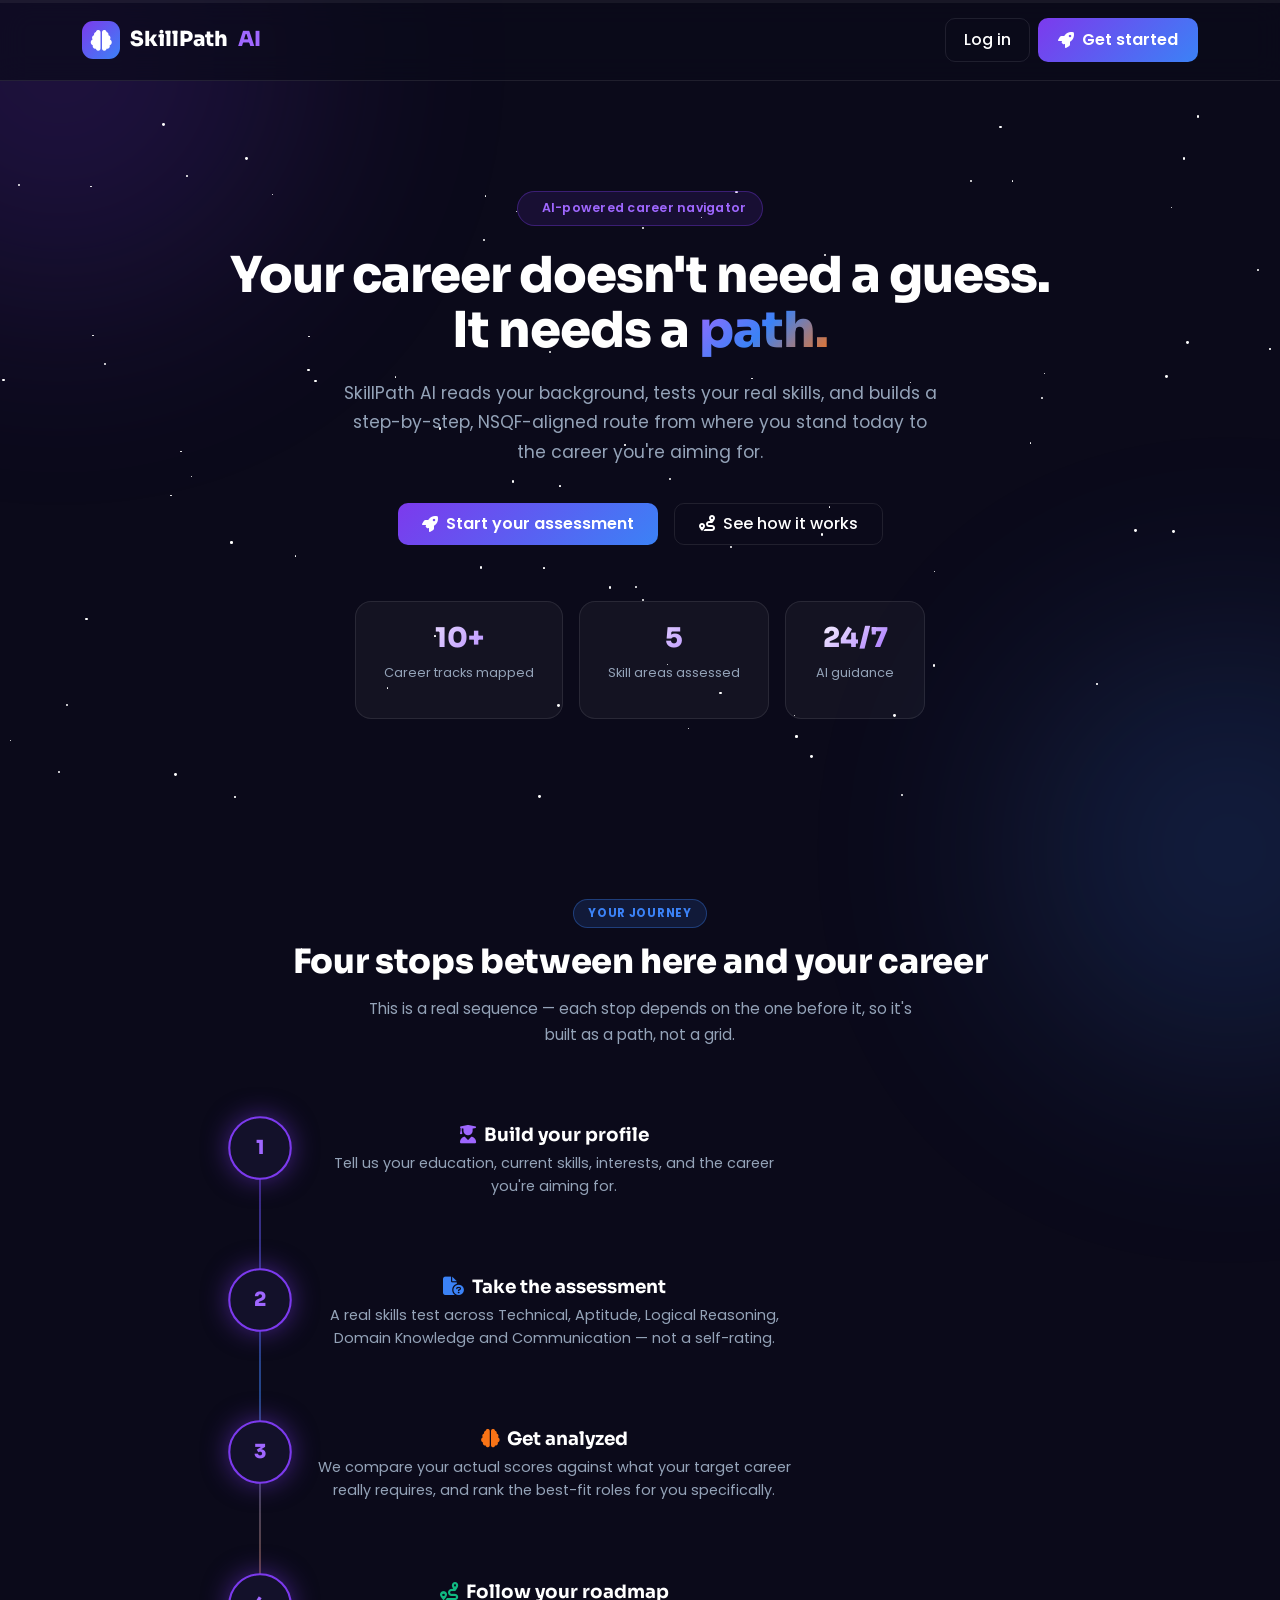
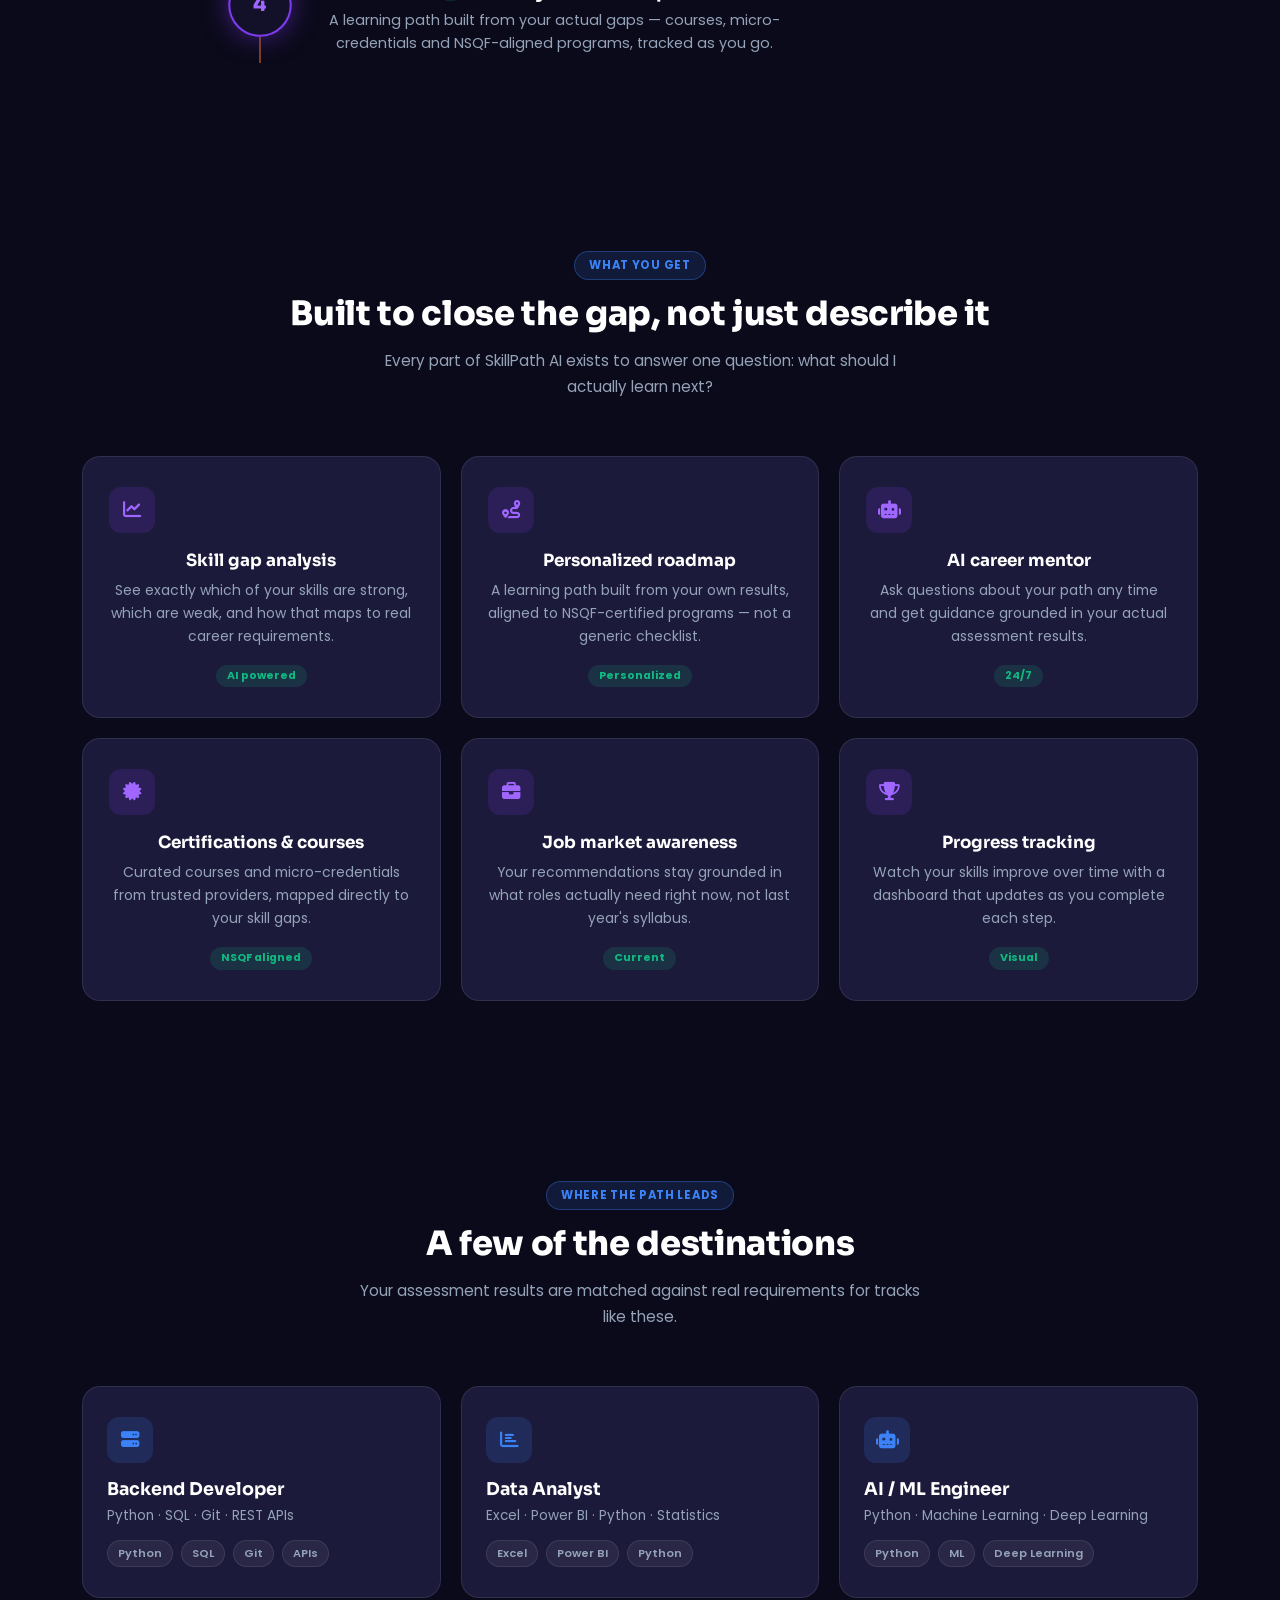
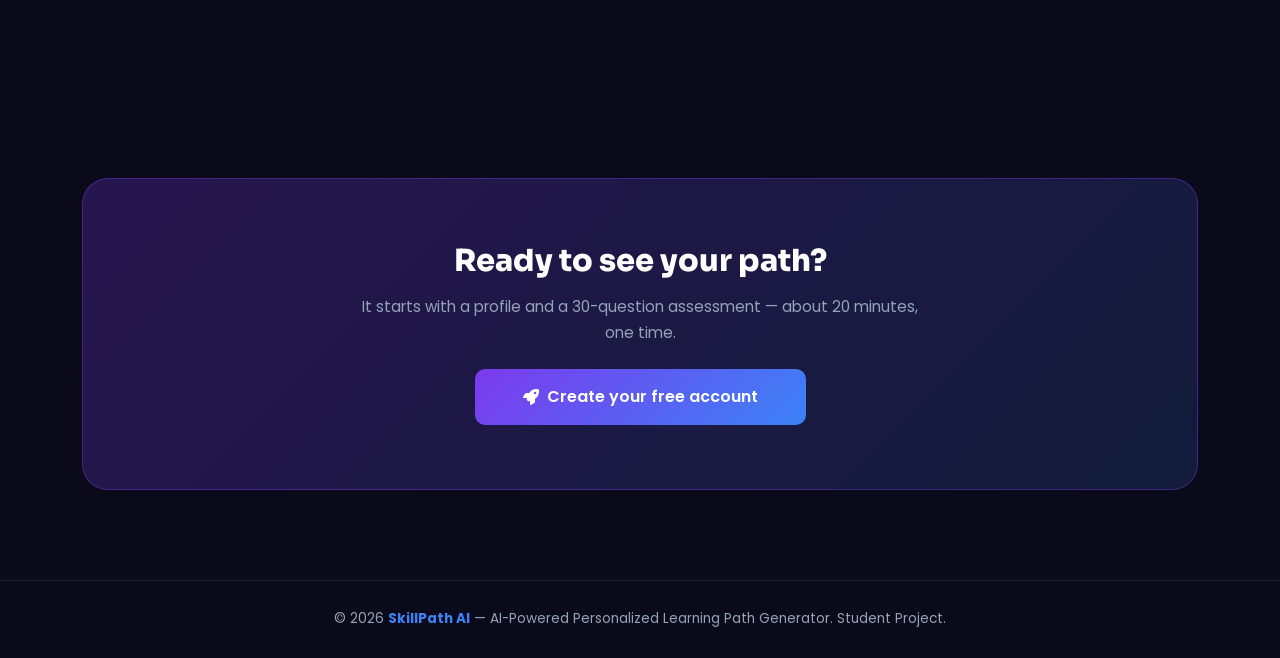
<file: frontend/index.html>
<!DOCTYPE html>
<html lang="en">
<head>
<meta charset="UTF-8">
<meta name="viewport" content="width=device-width, initial-scale=1.0">
<title>SkillPath AI — Your Personalized Learning Path</title>

<link href="https://cdn.jsdelivr.net/npm/bootstrap@5.3.3/dist/css/bootstrap.min.css" rel="stylesheet">
<link href="https://fonts.googleapis.com/css2?family=Sora:wght@400;600;700;800&family=Poppins:wght@300;400;500;600;700&display=swap" rel="stylesheet">
<link rel="stylesheet" href="https://cdnjs.cloudflare.com/ajax/libs/font-awesome/6.5.2/css/all.min.css">

<style>
:root{
    --bg:#0B0A1A; --bg2:#13112A; --bg3:#1C1A3A;
    --primary:#7C3AED; --primary-light:#9F67FF; --secondary:#3B82F6;
    --accent:#F97316; --green:#10B981;
    --text:#FFFFFF; --muted:#94A3B8; --border:rgba(255,255,255,0.09);
}
*{margin:0;padding:0;box-sizing:border-box;}
html{scroll-behavior:smooth;}
body{background:var(--bg);color:var(--text);font-family:'Poppins',sans-serif;overflow-x:hidden;}
h1,h2,h3,h4,h5{font-family:'Sora',sans-serif;}
@media (prefers-reduced-motion: reduce){ html{scroll-behavior:auto;} *{animation:none !important;transition:none !important;} }

/* ── scroll progress — the "path" made literal ───────────────── */
.scroll-path{position:fixed;top:0;left:0;height:3px;width:100%;background:rgba(255,255,255,0.06);z-index:1000;}
.scroll-path-fill{height:100%;width:0%;background:linear-gradient(90deg,var(--primary),var(--secondary),var(--accent));transition:width 0.05s linear;box-shadow:0 0 10px rgba(124,58,237,0.6);}

/* ── ambient blobs ───────────────────────────────────────────── */
.blob{position:fixed;border-radius:50%;filter:blur(120px);opacity:0.18;z-index:-2;pointer-events:none;}
.blob-1{width:480px;height:480px;background:#7C3AED;top:-180px;left:-180px;}
.blob-2{width:420px;height:420px;background:#3B82F6;bottom:-160px;right:-160px;}

/* ── starfield hero background ───────────────────────────────── */
.starfield{position:absolute;inset:0;overflow:hidden;z-index:-1;}
.star{position:absolute;background:#fff;border-radius:50%;animation:twinkle 4s ease-in-out infinite;}
@keyframes twinkle{0%,100%{opacity:0.15;}50%{opacity:0.9;}}

/* ── nav ──────────────────────────────────────────────────────── */
.navbar{background:rgba(11,10,26,0.7);backdrop-filter:blur(14px);border-bottom:1px solid var(--border);position:sticky;top:0;z-index:100;}
.navbar-brand{font-family:'Sora',sans-serif;font-weight:800;color:#fff !important;font-size:1.3rem;display:flex;align-items:center;gap:10px;}
.brand-icon{width:38px;height:38px;border-radius:11px;background:linear-gradient(135deg,var(--primary),var(--secondary));display:flex;align-items:center;justify-content:center;}
.btn-ghost{color:#fff;border:1px solid var(--border);border-radius:10px;padding:9px 18px;font-weight:500;text-decoration:none;transition:all 0.2s;}
.btn-ghost:hover{border-color:var(--primary);background:rgba(124,58,237,0.1);color:#fff;}
.btn-gradient{background:linear-gradient(135deg,var(--primary),var(--secondary));color:#fff;border:none;border-radius:10px;padding:9px 20px;font-weight:600;text-decoration:none;display:inline-flex;align-items:center;transition:transform 0.2s,box-shadow 0.2s;}
.btn-gradient:hover{transform:translateY(-2px);box-shadow:0 10px 26px -8px rgba(124,58,237,0.6);color:#fff;}

/* ── hero ─────────────────────────────────────────────────────── */
.hero{position:relative;padding:110px 20px 90px;text-align:center;}
.hero-eyebrow{display:inline-flex;align-items:center;gap:8px;background:rgba(124,58,237,0.12);border:1px solid rgba(124,58,237,0.35);color:var(--primary-light);font-size:0.78rem;font-weight:600;padding:7px 16px;border-radius:30px;margin-bottom:22px;letter-spacing:0.02em;}
.hero-title{font-size:3.1rem;font-weight:800;line-height:1.12;letter-spacing:-0.02em;max-width:880px;margin:0 auto 20px;}
.hero-title .grad{background:linear-gradient(135deg,var(--primary-light),var(--secondary),var(--accent));-webkit-background-clip:text;background-clip:text;-webkit-text-fill-color:transparent;}
.hero-subtitle{font-size:1.08rem;color:var(--muted);max-width:600px;margin:0 auto 36px;line-height:1.7;}
@media(max-width:768px){.hero-title{font-size:2.1rem;}}

.hero-stats{display:flex;gap:16px;justify-content:center;flex-wrap:wrap;margin-top:56px;}
.stat-chip{background:rgba(255,255,255,0.04);border:1px solid var(--border);border-radius:16px;padding:20px 28px;min-width:140px;}
.stat-chip h3{font-size:1.7rem;font-weight:800;background:linear-gradient(135deg,#fff,var(--primary-light));-webkit-background-clip:text;background-clip:text;-webkit-text-fill-color:transparent;}
.stat-chip p{color:var(--muted);font-size:0.8rem;margin-top:4px;}

/* ── reveal-on-scroll ─────────────────────────────────────────── */
.reveal{opacity:0;transform:translateY(28px);transition:opacity 0.7s ease,transform 0.7s ease;}
.reveal.in{opacity:1;transform:translateY(0);}

/* ── section shell ───────────────────────────────────────────── */
section{position:relative;padding:90px 0;}
.section-badge{display:inline-block;background:rgba(59,130,246,0.14);color:var(--secondary);border:1px solid rgba(59,130,246,0.35);font-size:0.72rem;font-weight:700;letter-spacing:0.06em;text-transform:uppercase;padding:5px 14px;border-radius:20px;}
.section-title{font-size:2.1rem;font-weight:800;margin-top:14px;letter-spacing:-0.01em;}
.section-subtitle{color:var(--muted);max-width:560px;margin:14px auto 0;font-size:0.95rem;line-height:1.7;}

/* ── journey timeline (the signature) ────────────────────────── */
.journey{position:relative;max-width:820px;margin:70px auto 0;padding-left:0;}
.journey-line{position:absolute;left:29px;top:8px;bottom:8px;width:2px;background:linear-gradient(180deg,var(--primary),var(--secondary),var(--accent));opacity:0.5;}
@media(max-width:640px){.journey-line{left:23px;}}
.journey-stop{position:relative;display:flex;gap:24px;padding-bottom:56px;}
.journey-stop:last-child{padding-bottom:0;}
.journey-node{width:60px;height:60px;border-radius:50%;background:var(--bg2);border:2px solid var(--border);display:flex;align-items:center;justify-content:center;font-family:'Sora',sans-serif;font-weight:800;font-size:1.15rem;color:var(--primary-light);flex-shrink:0;z-index:2;transition:border-color 0.4s,box-shadow 0.4s,transform 0.4s;}
@media(max-width:640px){.journey-node{width:48px;height:48px;font-size:0.95rem;}}
.journey-stop.in .journey-node{border-color:var(--primary);box-shadow:0 0 24px rgba(124,58,237,0.5);transform:scale(1.06);}
.journey-content{padding-top:6px;}
.journey-content h4{font-size:1.15rem;font-weight:700;margin-bottom:6px;}
.journey-content p{color:var(--muted);font-size:0.9rem;line-height:1.6;max-width:480px;}

/* ── feature / career cards ──────────────────────────────────── */
.card-grid{display:grid;grid-template-columns:repeat(3,1fr);gap:20px;margin-top:56px;}
@media(max-width:900px){.card-grid{grid-template-columns:1fr 1fr;}}
@media(max-width:600px){.card-grid{grid-template-columns:1fr;}}
.feature-card{background:var(--bg3);border:1px solid var(--border);border-radius:18px;padding:30px 26px;transition:transform 0.25s,border-color 0.25s,box-shadow 0.25s;}
.feature-card:hover{transform:translateY(-5px);border-color:rgba(124,58,237,0.4);box-shadow:0 16px 34px -14px rgba(124,58,237,0.4);}
.feature-icon{width:46px;height:46px;border-radius:12px;background:rgba(124,58,237,0.16);color:var(--primary-light);display:flex;align-items:center;justify-content:center;font-size:1.15rem;margin-bottom:18px;}
.feature-card h4{font-size:1.05rem;font-weight:700;margin-bottom:8px;}
.feature-card p{color:var(--muted);font-size:0.87rem;line-height:1.65;margin-bottom:14px;}
.feature-tag{display:inline-block;font-size:0.68rem;font-weight:700;background:rgba(16,185,129,0.15);color:var(--green);padding:3px 11px;border-radius:20px;}

.career-card{background:var(--bg3);border:1px solid var(--border);border-radius:18px;padding:30px 24px;text-align:left;transition:transform 0.25s,border-color 0.25s;}
.career-card:hover{transform:translateY(-5px);border-color:rgba(59,130,246,0.4);}
.career-icon{width:46px;height:46px;border-radius:12px;background:rgba(59,130,246,0.16);color:var(--secondary);display:flex;align-items:center;justify-content:center;font-size:1.15rem;margin-bottom:16px;}
.career-card h4{font-size:1.1rem;font-weight:700;margin-bottom:6px;}
.career-card p{color:var(--muted);font-size:0.85rem;margin-bottom:14px;}
.career-tags{display:flex;gap:8px;flex-wrap:wrap;}
.career-tags span{font-size:0.7rem;font-weight:600;background:rgba(255,255,255,0.06);border:1px solid var(--border);padding:4px 10px;border-radius:20px;color:var(--muted);}

/* ── CTA ──────────────────────────────────────────────────────── */
.cta-card{background:linear-gradient(135deg,rgba(124,58,237,0.25),rgba(59,130,246,0.15));border:1px solid rgba(124,58,237,0.4);border-radius:26px;padding:64px 32px;text-align:center;}
.cta-card h2{font-size:1.9rem;font-weight:800;margin-bottom:14px;}

/* ── footer ───────────────────────────────────────────────────── */
footer{border-top:1px solid var(--border);padding:28px 0;text-align:center;color:var(--muted);font-size:0.85rem;}

/* ── back to top ──────────────────────────────────────────────── */
.back-top{position:fixed;right:24px;bottom:24px;width:48px;height:48px;border-radius:50%;background:linear-gradient(135deg,var(--primary),var(--secondary));border:none;color:#fff;font-size:1rem;display:flex;align-items:center;justify-content:center;cursor:pointer;opacity:0;pointer-events:none;transform:translateY(12px);transition:opacity 0.3s,transform 0.3s;box-shadow:0 10px 26px -8px rgba(124,58,237,0.6);z-index:200;}
.back-top.show{opacity:1;pointer-events:auto;transform:translateY(0);}
</style>
</head>
<body>

<div class="scroll-path"><div class="scroll-path-fill" id="scrollFill"></div></div>
<div class="blob blob-1"></div>
<div class="blob blob-2"></div>

<!-- ========== NAVBAR ========== -->
<nav class="navbar navbar-expand-lg py-3">
    <div class="container d-flex justify-content-between align-items-center">
        <a class="navbar-brand" href="#">
            <div class="brand-icon"><i class="fa-solid fa-brain"></i></div>
            SkillPath <span style="color:var(--primary-light);">AI</span>
        </a>
        <div class="d-flex gap-2">
            <a href="login.html" class="btn-ghost">Log in</a>
            <a href="register.html" class="btn-gradient"><i class="fa-solid fa-rocket me-2"></i>Get started</a>
        </div>
    </div>
</nav>

<!-- ========== HERO ========== -->
<section class="hero">
    <div class="starfield" id="starfield"></div>
    <div class="container">
        <span class="hero-eyebrow"><i class="fa-solid fa-sparkles"></i> AI-powered career navigator</span>
        <h1 class="hero-title">Your career doesn't need a guess.<br>It needs a <span class="grad">path.</span></h1>
        <p class="hero-subtitle">SkillPath AI reads your background, tests your real skills, and builds a step-by-step, NSQF-aligned route from where you stand today to the career you're aiming for.</p>
        <div class="d-flex gap-3 justify-content-center flex-wrap mb-4">
            <a href="register.html" class="btn-gradient px-4 py-2"><i class="fa-solid fa-rocket me-2"></i>Start your assessment</a>
            <a href="#journey" class="btn-ghost px-4 py-2"><i class="fa-solid fa-route me-2"></i>See how it works</a>
        </div>
        <div class="hero-stats">
            <div class="stat-chip"><h3>10+</h3><p>Career tracks mapped</p></div>
            <div class="stat-chip"><h3>5</h3><p>Skill areas assessed</p></div>
            <div class="stat-chip"><h3>24/7</h3><p>AI guidance</p></div>
        </div>
    </div>
</section>

<!-- ========== JOURNEY (How it works) ========== -->
<section id="journey">
    <div class="container text-center">
        <span class="section-badge">Your journey</span>
        <h2 class="section-title">Four stops between here and your career</h2>
        <p class="section-subtitle mx-auto">This is a real sequence — each stop depends on the one before it, so it's built as a path, not a grid.</p>

        <div class="journey">
            <div class="journey-line"></div>

            <div class="journey-stop reveal">
                <div class="journey-node">1</div>
                <div class="journey-content">
                    <h4><i class="fa-solid fa-user-graduate me-2" style="color:var(--primary-light);"></i>Build your profile</h4>
                    <p>Tell us your education, current skills, interests, and the career you're aiming for.</p>
                </div>
            </div>

            <div class="journey-stop reveal">
                <div class="journey-node">2</div>
                <div class="journey-content">
                    <h4><i class="fa-solid fa-file-circle-question me-2" style="color:var(--secondary);"></i>Take the assessment</h4>
                    <p>A real skills test across Technical, Aptitude, Logical Reasoning, Domain Knowledge and Communication — not a self-rating.</p>
                </div>
            </div>

            <div class="journey-stop reveal">
                <div class="journey-node">3</div>
                <div class="journey-content">
                    <h4><i class="fa-solid fa-brain me-2" style="color:var(--accent);"></i>Get analyzed</h4>
                    <p>We compare your actual scores against what your target career really requires, and rank the best-fit roles for you specifically.</p>
                </div>
            </div>

            <div class="journey-stop reveal">
                <div class="journey-node">4</div>
                <div class="journey-content">
                    <h4><i class="fa-solid fa-route me-2" style="color:var(--green);"></i>Follow your roadmap</h4>
                    <p>A learning path built from your actual gaps — courses, micro-credentials and NSQF-aligned programs, tracked as you go.</p>
                </div>
            </div>
        </div>
    </div>
</section>

<!-- ========== FEATURES ========== -->
<section>
    <div class="container text-center">
        <span class="section-badge">What you get</span>
        <h2 class="section-title">Built to close the gap, not just describe it</h2>
        <p class="section-subtitle mx-auto">Every part of SkillPath AI exists to answer one question: what should I actually learn next?</p>

        <div class="card-grid">
            <div class="feature-card reveal">
                <div class="feature-icon"><i class="fa-solid fa-chart-line"></i></div>
                <h4>Skill gap analysis</h4>
                <p>See exactly which of your skills are strong, which are weak, and how that maps to real career requirements.</p>
                <span class="feature-tag">AI powered</span>
            </div>
            <div class="feature-card reveal">
                <div class="feature-icon"><i class="fa-solid fa-route"></i></div>
                <h4>Personalized roadmap</h4>
                <p>A learning path built from your own results, aligned to NSQF-certified programs — not a generic checklist.</p>
                <span class="feature-tag">Personalized</span>
            </div>
            <div class="feature-card reveal">
                <div class="feature-icon"><i class="fa-solid fa-robot"></i></div>
                <h4>AI career mentor</h4>
                <p>Ask questions about your path any time and get guidance grounded in your actual assessment results.</p>
                <span class="feature-tag">24/7</span>
            </div>
            <div class="feature-card reveal">
                <div class="feature-icon"><i class="fa-solid fa-certificate"></i></div>
                <h4>Certifications & courses</h4>
                <p>Curated courses and micro-credentials from trusted providers, mapped directly to your skill gaps.</p>
                <span class="feature-tag">NSQF aligned</span>
            </div>
            <div class="feature-card reveal">
                <div class="feature-icon"><i class="fa-solid fa-briefcase"></i></div>
                <h4>Job market awareness</h4>
                <p>Your recommendations stay grounded in what roles actually need right now, not last year's syllabus.</p>
                <span class="feature-tag">Current</span>
            </div>
            <div class="feature-card reveal">
                <div class="feature-icon"><i class="fa-solid fa-trophy"></i></div>
                <h4>Progress tracking</h4>
                <p>Watch your skills improve over time with a dashboard that updates as you complete each step.</p>
                <span class="feature-tag">Visual</span>
            </div>
        </div>
    </div>
</section>

<!-- ========== CAREER PATHS ========== -->
<section>
    <div class="container text-center">
        <span class="section-badge">Where the path leads</span>
        <h2 class="section-title">A few of the destinations</h2>
        <p class="section-subtitle mx-auto">Your assessment results are matched against real requirements for tracks like these.</p>

        <div class="card-grid">
            <div class="career-card reveal">
                <div class="career-icon"><i class="fa-solid fa-server"></i></div>
                <h4>Backend Developer</h4>
                <p>Python · SQL · Git · REST APIs</p>
                <div class="career-tags"><span>Python</span><span>SQL</span><span>Git</span><span>APIs</span></div>
            </div>
            <div class="career-card reveal">
                <div class="career-icon"><i class="fa-solid fa-chart-bar"></i></div>
                <h4>Data Analyst</h4>
                <p>Excel · Power BI · Python · Statistics</p>
                <div class="career-tags"><span>Excel</span><span>Power BI</span><span>Python</span></div>
            </div>
            <div class="career-card reveal">
                <div class="career-icon"><i class="fa-solid fa-robot"></i></div>
                <h4>AI / ML Engineer</h4>
                <p>Python · Machine Learning · Deep Learning</p>
                <div class="career-tags"><span>Python</span><span>ML</span><span>Deep Learning</span></div>
            </div>
        </div>
    </div>
</section>

<!-- ========== CTA ========== -->
<section>
    <div class="container">
        <div class="cta-card reveal">
            <h2>Ready to see your path?</h2>
            <p class="section-subtitle mx-auto mb-4">It starts with a profile and a 30-question assessment — about 20 minutes, one time.</p>
            <a href="register.html" class="btn-gradient px-5 py-3"><i class="fa-solid fa-rocket me-2"></i>Create your free account</a>
        </div>
    </div>
</section>

<footer>
    <div class="container">
        © 2026 <strong style="color:var(--secondary);">SkillPath AI</strong> — AI-Powered Personalized Learning Path Generator. Student Project.
    </div>
</footer>

<button class="back-top" id="backTop" aria-label="Back to top"><i class="fa-solid fa-arrow-up"></i></button>

<script>
// starfield
const field = document.getElementById('starfield');
const starCount = window.innerWidth < 600 ? 40 : 80;
for (let i = 0; i < starCount; i++) {
    const s = document.createElement('div');
    s.className = 'star';
    const size = Math.random() * 2 + 1;
    s.style.width = size + 'px';
    s.style.height = size + 'px';
    s.style.left = Math.random() * 100 + '%';
    s.style.top = Math.random() * 100 + '%';
    s.style.animationDelay = (Math.random() * 4) + 's';
    field.appendChild(s);
}

// scroll progress path
function updateScrollFill() {
    const h = document.documentElement;
    const scrolled = (h.scrollTop) / (h.scrollHeight - h.clientHeight) * 100;
    document.getElementById('scrollFill').style.width = scrolled + '%';
    document.getElementById('backTop').classList.toggle('show', h.scrollTop > 500);
}
window.addEventListener('scroll', updateScrollFill, { passive: true });
updateScrollFill();

// reveal on scroll
const observer = new IntersectionObserver((entries) => {
    entries.forEach(e => { if (e.isIntersecting) e.target.classList.add('in'); });
}, { threshold: 0.15 });
document.querySelectorAll('.reveal, .journey-stop').forEach(el => observer.observe(el));

// back to top
document.getElementById('backTop').addEventListener('click', () => {
    window.scrollTo({ top: 0, behavior: 'smooth' });
});
</script>

</body>
</html>
</file>
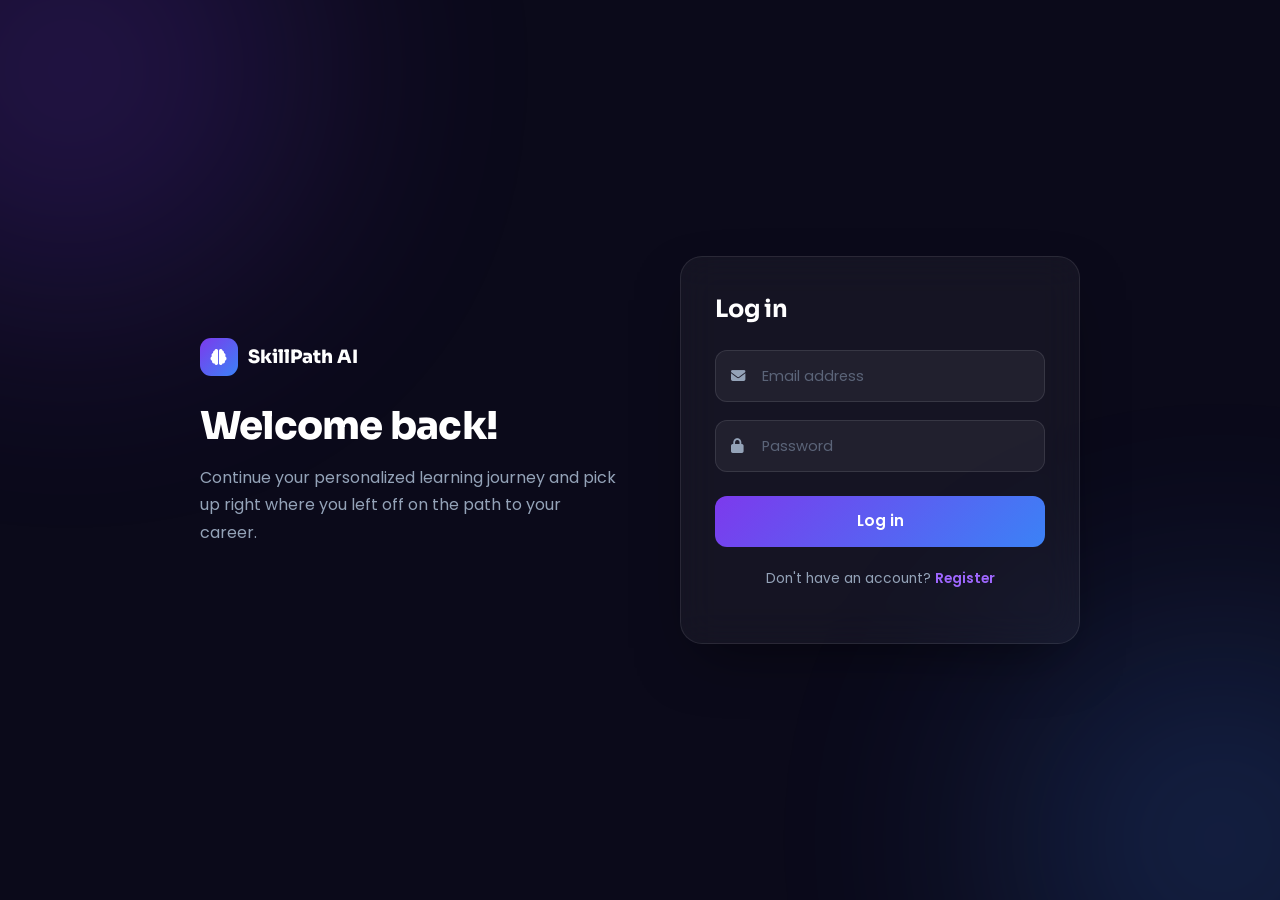
<file: frontend/assessment.html>
<!DOCTYPE html>
<html lang="en">
<head>
    <meta charset="UTF-8">
    <meta name="viewport" content="width=device-width, initial-scale=1.0">
    <title>Assessment — SkillPath AI</title>
    <link href="https://cdn.jsdelivr.net/npm/bootstrap@5.3.3/dist/css/bootstrap.min.css" rel="stylesheet">
    <link href="https://fonts.googleapis.com/css2?family=Poppins:wght@300;400;500;600;700;800&display=swap" rel="stylesheet">
    <link rel="stylesheet" href="https://cdnjs.cloudflare.com/ajax/libs/font-awesome/6.5.2/css/all.min.css">
    <style>
        :root{--primary:#7C3AED;--secondary:#3B82F6;--accent:#F97316;--green:#10B981;--bg:#0B0A1A;--bg3:#1C1A3A;--border:rgba(255,255,255,0.08);--muted:#94A3B8;}
        *{margin:0;padding:0;box-sizing:border-box;font-family:'Poppins',sans-serif;}
        body{min-height:100vh;background:radial-gradient(circle at top left,rgba(124,58,237,0.2),transparent 35%),radial-gradient(circle at bottom right,rgba(59,130,246,0.15),transparent 35%),linear-gradient(135deg,#0B0A1A,#13112A,#1C1A3A);color:#fff;padding:30px 20px 60px;}
        .blob{position:fixed;border-radius:50%;filter:blur(120px);opacity:0.15;z-index:-1;}
        .blob-1{width:400px;height:400px;background:#7C3AED;top:-150px;left:-150px;}
        .blob-2{width:400px;height:400px;background:#3B82F6;bottom:-150px;right:-150px;}
        .top-nav{display:flex;justify-content:space-between;align-items:center;max-width:900px;margin:0 auto 24px;}
        .logo{font-size:1.3rem;font-weight:700;display:flex;align-items:center;gap:8px;}
        .brain{width:36px;height:36px;border-radius:10px;background:linear-gradient(135deg,var(--primary),var(--secondary));display:flex;align-items:center;justify-content:center;}
        .wrap{max-width:900px;margin:0 auto;}

        .section-tabs{display:grid;grid-template-columns:repeat(5,1fr);gap:10px;margin-bottom:28px;}
        .stab{background:rgba(255,255,255,0.05);border:1px solid var(--border);border-radius:14px;padding:14px 10px;text-align:center;cursor:pointer;transition:all 0.2s;}
        .stab .stab-icon{font-size:1.4rem;margin-bottom:6px;}
        .stab .stab-name{font-size:0.75rem;font-weight:600;color:var(--muted);}
        .stab .stab-status{font-size:0.65rem;margin-top:4px;color:var(--muted);}
        .stab.active{background:linear-gradient(135deg,rgba(124,58,237,0.3),rgba(59,130,246,0.2));border-color:var(--primary);}
        .stab.active .stab-name{color:#fff;}
        .stab.done{border-color:var(--green);}
        .stab.done .stab-icon::after{content:'✓';font-size:0.7rem;background:var(--green);border-radius:50%;padding:1px 4px;margin-left:4px;}
        @media(max-width:600px){.section-tabs{grid-template-columns:repeat(3,1fr);}}

        .attempt-banner{background:rgba(249,115,22,0.1);border:1px solid rgba(249,115,22,0.3);border-radius:14px;padding:16px 20px;display:flex;align-items:flex-start;gap:12px;margin-bottom:20px;}
        .locked-box{background:rgba(255,255,255,0.05);border:1px solid var(--border);border-radius:20px;padding:48px;text-align:center;display:none;}
        .btn-dash{display:inline-flex;align-items:center;gap:8px;padding:13px 28px;background:linear-gradient(135deg,var(--primary),var(--secondary));border:none;border-radius:12px;color:#fff;font-family:'Poppins',sans-serif;font-size:0.9rem;font-weight:600;cursor:pointer;text-decoration:none;}

        .section-page{display:none;}
        .section-page.active{display:block;}
        .scard{background:rgba(255,255,255,0.05);border:1px solid var(--border);border-radius:20px;padding:28px;margin-bottom:20px;}
        .scard-header{display:flex;align-items:center;gap:14px;margin-bottom:8px;}
        .scard-icon{width:48px;height:48px;border-radius:14px;display:flex;align-items:center;justify-content:center;font-size:1.4rem;flex-shrink:0;}
        .scard-title{font-size:1.05rem;font-weight:700;}
        .scard-desc{font-size:0.82rem;color:var(--muted);margin-bottom:20px;}

        .ap-row{display:flex;justify-content:space-between;font-size:0.82rem;margin-bottom:6px;}
        .ap-track{height:8px;border-radius:6px;background:rgba(255,255,255,0.08);overflow:hidden;margin-bottom:20px;}
        .ap-fill{height:100%;border-radius:6px;transition:width 0.4s;}

        .qcard{background:rgba(255,255,255,0.04);border:1px solid var(--border);border-radius:14px;padding:20px;margin-bottom:12px;}
        .qbadge{display:inline-block;font-size:0.68rem;font-weight:700;padding:3px 10px;border-radius:20px;margin-bottom:8px;}
        .qnum{font-size:0.72rem;font-weight:700;text-transform:uppercase;letter-spacing:0.06em;color:var(--accent);margin-bottom:6px;}
        .qtext{font-size:0.92rem;font-weight:500;margin-bottom:14px;line-height:1.6;}
        .qtext pre{background:rgba(0,0,0,0.35);padding:12px;border-radius:8px;font-size:0.82rem;color:#C4B5FD;margin:8px 0;overflow-x:auto;}
        .opts{display:flex;flex-direction:column;gap:8px;}
        .opt{display:flex;align-items:center;gap:12px;padding:11px 16px;border:1.5px solid rgba(255,255,255,0.08);border-radius:10px;cursor:pointer;transition:all 0.15s;font-size:0.88rem;}
        .opt:hover{border-color:var(--primary);background:rgba(124,58,237,0.08);}
        .opt.sel{border-color:var(--primary);background:rgba(124,58,237,0.15);color:#C4B5FD;}
        .oc{width:20px;height:20px;border-radius:50%;border:2px solid rgba(255,255,255,0.2);flex-shrink:0;display:flex;align-items:center;justify-content:center;font-size:0.7rem;}
        .opt.sel .oc{background:var(--primary);border-color:var(--primary);}

        .ctask{background:rgba(255,255,255,0.04);border:1px solid var(--border);border-radius:14px;padding:20px;margin-bottom:14px;}
        .ctask-header{display:flex;align-items:center;gap:12px;margin-bottom:12px;}
        .tnum{width:30px;height:30px;border-radius:50%;background:linear-gradient(135deg,var(--primary),var(--secondary));display:flex;align-items:center;justify-content:center;font-size:0.78rem;font-weight:700;flex-shrink:0;}
        .ttitle{font-size:0.88rem;font-weight:600;}
        .tsub{font-size:0.72rem;color:var(--muted);}
        .rtext{background:rgba(255,255,255,0.06);border:1px solid var(--border);border-radius:10px;padding:14px;font-size:0.88rem;line-height:1.8;color:#C5C2DD;margin-bottom:12px;}
        .topic-box{background:linear-gradient(135deg,rgba(124,58,237,0.2),rgba(59,130,246,0.1));border:1px solid rgba(124,58,237,0.3);border-radius:12px;padding:18px;text-align:center;margin-bottom:12px;}
        .ttopic{font-size:1rem;font-weight:700;color:#C4B5FD;}
        .btn-row{display:flex;gap:10px;flex-wrap:wrap;margin-bottom:10px;}
        .mic-btn{display:flex;align-items:center;gap:8px;padding:10px 18px;border-radius:10px;border:none;font-family:'Poppins',sans-serif;font-size:0.82rem;font-weight:600;cursor:pointer;}
        .mic-start{background:rgba(16,185,129,0.15);border:1px solid rgba(16,185,129,0.3);color:#34D399;}
        .mic-stop{background:rgba(239,68,68,0.15);border:1px solid rgba(239,68,68,0.3);color:#F87171;}
        .btn-change{background:rgba(255,255,255,0.06);border:1px solid var(--border);border-radius:10px;color:var(--muted);font-family:'Poppins',sans-serif;font-size:0.8rem;padding:9px 14px;cursor:pointer;}
        .voice-meter-wrap{display:none;margin-bottom:10px;}
        .voice-meter-wrap.active{display:block;}
        .vm-label{font-size:0.75rem;color:var(--muted);margin-bottom:6px;display:flex;align-items:center;gap:6px;}
        .rec-dot{width:8px;height:8px;border-radius:50%;background:#F87171;animation:pulse 1s infinite;}
        @keyframes pulse{0%,100%{opacity:1;}50%{opacity:0.4;}}
        .voice-bars{display:flex;align-items:flex-end;gap:2px;height:50px;padding:6px 10px;background:rgba(255,255,255,0.04);border:1px solid var(--border);border-radius:10px;}
        .vbar{width:5px;border-radius:3px;background:linear-gradient(to top,var(--primary),var(--secondary));min-height:4px;transition:height 0.1s;}
        .vm-footer{display:flex;justify-content:space-between;font-size:0.7rem;color:var(--muted);margin-top:4px;}
        .score-range{display:flex;align-items:center;gap:10px;margin-top:10px;}
        .score-range label{font-size:0.75rem;color:var(--muted);min-width:80px;}
        .score-range input[type=range]{flex:1;accent-color:var(--primary);}
        .sval{min-width:36px;text-align:right;font-weight:700;color:var(--accent);font-size:0.82rem;}
        .timer-badge{display:inline-flex;align-items:center;gap:8px;background:rgba(249,115,22,0.15);border:1px solid rgba(249,115,22,0.3);border-radius:20px;padding:5px 14px;font-size:0.85rem;font-weight:700;color:var(--accent);margin-bottom:10px;}

        .btn-grad{width:100%;padding:14px;background:linear-gradient(135deg,var(--primary),var(--secondary));border:none;border-radius:12px;color:#fff;font-family:'Poppins',sans-serif;font-size:0.95rem;font-weight:600;cursor:pointer;transition:transform 0.2s;margin-top:8px;}
        .btn-grad:hover{transform:translateY(-2px);}
        .btn-grad:disabled{opacity:0.6;cursor:not-allowed;transform:none;}
        .btn-next{width:100%;padding:14px;background:rgba(255,255,255,0.06);border:1px solid var(--primary);border-radius:12px;color:#fff;font-family:'Poppins',sans-serif;font-size:0.95rem;font-weight:600;cursor:pointer;margin-top:8px;}
        .btn-next:hover{background:rgba(124,58,237,0.2);}

        .result-box{display:none;background:rgba(255,255,255,0.05);border:1px solid var(--border);border-radius:20px;padding:32px;text-align:center;margin-top:24px;}
        .rcircle{width:110px;height:110px;border-radius:50%;background:linear-gradient(135deg,var(--primary),var(--green));display:flex;flex-direction:column;align-items:center;justify-content:center;margin:0 auto 16px;}
        .rscore{font-size:1.8rem;font-weight:800;}
        .rlevel{display:inline-block;padding:5px 18px;border-radius:20px;font-size:0.85rem;font-weight:700;margin-bottom:14px;}
        .lv-beginner{background:rgba(249,115,22,0.2);color:#FB923C;}
        .lv-intermediate{background:rgba(59,130,246,0.2);color:#60A5FA;}
        .lv-advanced{background:rgba(16,185,129,0.2);color:#34D399;}

        .final-grid{display:grid;grid-template-columns:repeat(5,1fr);gap:12px;margin:20px 0;}
        @media(max-width:600px){.final-grid{grid-template-columns:repeat(3,1fr);}}
        .fg-item{background:rgba(255,255,255,0.04);border:1px solid var(--border);border-radius:12px;padding:14px;text-align:center;cursor:pointer;transition:background 0.2s,box-shadow 0.2s,transform 0.15s;animation:popIn 0.4s ease both;}
        .fg-item:nth-child(1){animation-delay:0.02s;} .fg-item:nth-child(2){animation-delay:0.08s;} .fg-item:nth-child(3){animation-delay:0.14s;} .fg-item:nth-child(4){animation-delay:0.2s;} .fg-item:nth-child(5){animation-delay:0.26s;}
        .fg-item:hover{background:rgba(255,255,255,0.07);transform:translateY(-2px);}
        @keyframes fgFlash{0%,100%{background:rgba(255,255,255,0.04);box-shadow:none;}30%{background:rgba(255,255,255,0.09);box-shadow:0 0 0 1.5px rgba(255,255,255,0.35),0 10px 24px -8px rgba(124,58,237,0.5);}}
        .fg-item.pulse{animation:fgFlash 0.8s ease;}
        .improve-box{background:rgba(255,255,255,0.04);border:1px solid var(--border);border-radius:12px;padding:12px 16px;cursor:pointer;transition:background 0.2s,box-shadow 0.2s,transform 0.15s;animation:popIn 0.4s ease both;}
        .improve-box:hover{background:rgba(255,255,255,0.07);transform:translateY(-1px);}
        @keyframes improveFlash{0%,100%{background:rgba(255,255,255,0.04);box-shadow:none;}30%{background:rgba(124,58,237,0.14);box-shadow:0 0 0 1.5px var(--primary),0 8px 20px -8px rgba(124,58,237,0.5);}}
        .improve-box.pulse{animation:improveFlash 0.8s ease;}
        .fg-label{font-size:0.72rem;color:var(--muted);margin-bottom:6px;}
        .fg-val{font-size:1.2rem;font-weight:700;}
        .fg-bar{height:4px;border-radius:4px;background:rgba(255,255,255,0.08);margin-top:8px;overflow:hidden;}
        .fg-fill{height:100%;border-radius:4px;}

        .rec-grid{display:grid;grid-template-columns:1fr 1fr;gap:10px;margin-top:16px;text-align:left;}
        @media(max-width:580px){.rec-grid{grid-template-columns:1fr;}}
        @keyframes popIn{from{opacity:0;transform:translateY(10px) scale(0.96);}to{opacity:1;transform:translateY(0) scale(1);}}
        .rcard{background:rgba(255,255,255,0.04);border:1px solid var(--border);border-radius:12px;padding:12px;cursor:pointer;transition:background 0.2s,box-shadow 0.2s,transform 0.15s;animation:popIn 0.4s ease both;}
        .rcard:nth-child(1){animation-delay:0.02s;} .rcard:nth-child(2){animation-delay:0.08s;} .rcard:nth-child(3){animation-delay:0.14s;} .rcard:nth-child(4){animation-delay:0.2s;}
        .rcard:hover{background:rgba(255,255,255,0.07);transform:translateY(-2px);}
        @keyframes rcardFlash{0%,100%{background:rgba(255,255,255,0.04);box-shadow:none;transform:translateY(0);}30%{background:rgba(124,58,237,0.16);box-shadow:0 0 0 1.5px var(--primary),0 10px 26px -8px rgba(124,58,237,0.55);transform:translateY(-2px);}}
        .rcard.pulse{animation:rcardFlash 0.8s ease;}
        .rcard.pulse .rct{color:#fff;font-weight:800;}
        .rce{font-size:1.1rem;margin-bottom:6px;}
        .rct{font-size:0.82rem;font-weight:600;margin-bottom:3px;}
        .rcd{font-size:0.73rem;color:var(--muted);}
        .alert-error{background:rgba(239,68,68,0.15);border:1px solid rgba(239,68,68,0.3);color:#F87171;padding:10px 14px;border-radius:10px;font-size:0.82rem;margin-bottom:12px;display:none;}
    </style>
</head>
<body>
<div class="blob blob-1"></div>
<div class="blob blob-2"></div>

<div class="top-nav">
    <div class="logo">
        <div class="brain"><i class="fa-solid fa-brain" style="color:#fff;"></i></div>
        SkillPath <span style="color:#9F67FF;">AI</span>
    </div>
    <a href="dashboard.html" style="font-size:0.82rem;color:var(--muted);text-decoration:none;">
        <i class="fa-solid fa-arrow-left me-1"></i> Back to Dashboard
    </a>
</div>

<div class="wrap">

    <div class="attempt-banner" id="attemptBanner">
        <i class="fa-solid fa-shield-halved" style="color:var(--accent);font-size:1.2rem;flex-shrink:0;"></i>
        <div>
            <div style="font-size:0.92rem;font-weight:600;margin-bottom:3px;">⚠️ One Attempt Only</div>
            <div style="font-size:0.8rem;color:var(--muted);">This assessment has 3 sessions: Technical (10 questions), Mixed (4 Aptitude + 3 Logical + 3 Domain), and Communication (3 tasks). Complete all to see your results.</div>
        </div>
    </div>

    <div class="locked-box" id="lockedBox">
        <div style="font-size:3rem;margin-bottom:16px;">🔒</div>
        <h3 style="font-size:1.2rem;font-weight:700;margin-bottom:8px;">Assessment Already Completed</h3>
        <p style="color:var(--muted);font-size:0.88rem;margin-bottom:24px;">You have already taken this assessment. View your results on the dashboard.</p>
        <a href="dashboard.html" class="btn-dash"><i class="fa-solid fa-chart-bar me-2"></i> View My Dashboard</a>
    </div>

    <div id="assessContent">

        <div class="section-tabs" style="grid-template-columns:repeat(3,1fr);">
            <div class="stab active" id="stab-technical" onclick="goToSection('technical')">
                <div class="stab-icon">💻</div>
                <div class="stab-name">Technical</div>
                <div class="stab-status" id="st-technical">Not started</div>
            </div>
            <div class="stab" id="stab-mixed" onclick="goToSection('mixed')">
                <div class="stab-icon">🧠</div>
                <div class="stab-name">Mixed</div>
                <div class="stab-status" id="st-mixed">Not started</div>
            </div>
            <div class="stab" id="stab-communication" onclick="goToSection('communication')">
                <div class="stab-icon">🎤</div>
                <div class="stab-name">Communication</div>
                <div class="stab-status" id="st-communication">Not started</div>
            </div>
        </div>

        <div class="section-page active" id="page-technical">
            <div class="scard">
                <div class="scard-header">
                    <div class="scard-icon" style="background:rgba(124,58,237,0.2);">💻</div>
                    <div>
                        <div class="scard-title">Technical Skills Assessment</div>
                    </div>
                </div>
                <div class="scard-desc" id="tech-desc">10 questions based on your selected skills from your profile.</div>
                <div class="ap-row"><span style="color:var(--muted);">Progress</span><span style="color:var(--accent);font-weight:600;" id="tech-count">0 / 10</span></div>
                <div class="ap-track"><div class="ap-fill" id="tech-prog" style="width:0%;background:linear-gradient(90deg,#7C3AED,#3B82F6);"></div></div>
                <div class="alert-error" id="tech-err"></div>
                <div id="techContainer"><div style="text-align:center;padding:28px;color:var(--muted);"><i class="fa-solid fa-spinner fa-spin" style="font-size:1.4rem;display:block;margin-bottom:10px;"></i>Loading questions...</div></div>
            </div>
            <button class="btn-next" onclick="submitSection('technical')">
                Next: Mixed Test <i class="fa-solid fa-arrow-right ms-2"></i>
            </button>
        </div>

        <div class="section-page" id="page-mixed">
            <div class="scard">
                <div class="scard-header">
                    <div class="scard-icon" style="background:rgba(59,130,246,0.2);">🧠</div>
                    <div>
                        <div class="scard-title">Mixed Assessment</div>
                    </div>
                </div>
                <div class="scard-desc" id="mixed-desc">10 questions: 4 Aptitude + 3 Logical Reasoning + 3 Domain Knowledge (based on your career goal).</div>
                <div class="ap-row"><span style="color:var(--muted);">Progress</span><span style="color:var(--accent);font-weight:600;" id="mix-count">0 / 10</span></div>
                <div class="ap-track"><div class="ap-fill" id="mix-prog" style="width:0%;background:linear-gradient(90deg,#3B82F6,#10B981);"></div></div>
                <div class="alert-error" id="mix-err"></div>
                <div id="mixContainer"><div style="text-align:center;padding:28px;color:var(--muted);"><i class="fa-solid fa-spinner fa-spin" style="font-size:1.4rem;display:block;margin-bottom:10px;"></i>Loading questions...</div></div>
            </div>
            <button class="btn-next" onclick="submitSection('mixed')">
                Next: Communication Test <i class="fa-solid fa-arrow-right ms-2"></i>
            </button>
        </div>

        <div class="section-page" id="page-communication">
            <div class="scard">
                <div class="scard-header">
                    <div class="scard-icon" style="background:rgba(239,68,68,0.2);">🎤</div>
                    <div>
                        <div class="scard-title">Communication Assessment</div>
                    </div>
                </div>
                <div class="scard-desc">3 tasks testing your English speaking — sentence reading, paragraph reading and topic speaking.</div>

                <div class="ctask">
                    <div class="ctask-header"><div class="tnum">1</div><div><div class="ttitle">Sentence Reading</div><div class="tsub">Read clearly and fluently</div></div></div>
                    <div class="rtext" id="sentText">"Technology is transforming the way we learn, work, and communicate with each other in the modern world."</div>
                    <div class="btn-row">
                        <button class="mic-btn mic-start" id="micSent" onclick="toggleMic('sent','micSent','vm1')"><i class="fa-solid fa-microphone"></i> Start Recording</button>
                        <button class="btn-change" onclick="changeSent()"><i class="fa-solid fa-shuffle me-1"></i> Change</button>
                    </div>
                    <div class="voice-meter-wrap" id="vm1">
                        <div class="vm-label"><span class="rec-dot"></span> Recording — speak clearly</div>
                        <div class="voice-bars" id="vbars1"></div>
                        <div class="vm-footer"><span>Voice Level</span><span style="color:var(--accent);font-weight:700;" id="vlevel1">0%</span></div>
                    </div>
                    <div class="score-range"><label>Auto Score</label><div class="ap-track" style="flex:1;"><div class="ap-fill" id="sentBar" style="width:0%;background:linear-gradient(90deg,#7C3AED,#3B82F6);"></div></div><span class="sval" id="sentVal">—</span></div>
                </div>

                <div class="ctask">
                    <div class="ctask-header"><div class="tnum">2</div><div><div class="ttitle">Paragraph Reading</div><div class="tsub">Read with pace and expression</div></div></div>
                    <div class="rtext" id="paraText">Artificial Intelligence is no longer a concept of the future — it is a reality of today. From voice assistants to recommendation systems, AI is embedded in our daily lives. Students who learn AI fundamentals today will be the innovators and problem-solvers of tomorrow.</div>
                    <div class="btn-row">
                        <button class="mic-btn mic-start" id="micPara" onclick="toggleMic('para','micPara','vm2')"><i class="fa-solid fa-microphone"></i> Start Recording</button>
                        <button class="btn-change" onclick="changePara()"><i class="fa-solid fa-shuffle me-1"></i> Change</button>
                    </div>
                    <div class="voice-meter-wrap" id="vm2">
                        <div class="vm-label"><span class="rec-dot"></span> Recording — speak clearly</div>
                        <div class="voice-bars" id="vbars2"></div>
                        <div class="vm-footer"><span>Voice Level</span><span style="color:var(--accent);font-weight:700;" id="vlevel2">0%</span></div>
                    </div>
                    <div class="score-range"><label>Auto Score</label><div class="ap-track" style="flex:1;"><div class="ap-fill" id="paraBar" style="width:0%;background:linear-gradient(90deg,#7C3AED,#3B82F6);"></div></div><span class="sval" id="paraVal">—</span></div>
                </div>

                <div class="ctask">
                    <div class="ctask-header"><div class="tnum">3</div><div><div class="ttitle">Topic Speaking</div><div class="tsub">Speak for 2 minutes</div></div></div>
                    <div class="topic-box">
                        <div style="font-size:0.72rem;color:var(--muted);margin-bottom:5px;text-transform:uppercase;letter-spacing:0.06em;">Your Topic</div>
                        <div class="ttopic" id="topicText">"How can technology help students learn better?"</div>
                        <div style="font-size:0.75rem;color:var(--muted);margin-top:5px;"><i class="fa-solid fa-clock me-1"></i> Speak freely for 2 minutes</div>
                    </div>
                    <div id="timerDisplay" style="display:none;"><div class="timer-badge"><i class="fa-solid fa-circle-dot" style="animation:pulse 1s infinite;"></i> <span id="timerCount">2:00</span></div></div>
                    <div class="btn-row">
                        <button class="mic-btn mic-start" id="micTopic" onclick="toggleMic('topic','micTopic','vm3')"><i class="fa-solid fa-microphone"></i> Start Speaking</button>
                        <button class="btn-change" onclick="changeTopic()"><i class="fa-solid fa-shuffle me-1"></i> Change Topic</button>
                    </div>
                    <div class="voice-meter-wrap" id="vm3">
                        <div class="vm-label"><span class="rec-dot"></span> Recording — speak about the topic</div>
                        <div class="voice-bars" id="vbars3"></div>
                        <div class="vm-footer"><span>Voice Level</span><span style="color:var(--accent);font-weight:700;" id="vlevel3">0%</span></div>
                    </div>
                    <div class="score-range"><label>Auto Score</label><div class="ap-track" style="flex:1;"><div class="ap-fill" id="topicBar" style="width:0%;background:linear-gradient(90deg,#7C3AED,#3B82F6);"></div></div><span class="sval" id="topicVal">—</span></div>
                </div>

                <div class="alert-error" id="comm-err"></div>
                <p style="font-size:0.72rem;color:var(--muted);margin-bottom:8px;">Scores are calculated automatically from your recorded speaking time and voice activity for each task — they are not self-rated.</p>
                <button class="btn-grad" onclick="submitCommunication()">
                    <i class="fa-solid fa-paper-plane me-2"></i> Submit All & See My Results
                </button>
            </div>
        </div>

        <div class="result-box" id="finalResult">
            <div class="rcircle"><div class="rscore" id="final-score">0%</div><div style="font-size:0.65rem;opacity:0.8;">Overall Score</div></div>
            <div class="rlevel" id="final-level">Beginner</div>
            <p style="color:var(--muted);font-size:0.85rem;margin-bottom:20px;" id="final-msg"></p>

            <div class="final-grid">
                <div class="fg-item" onclick="flashBox(this)">
                    <div class="fg-label">Technical</div>
                    <div class="fg-val" id="fs-technical" style="color:#7C3AED;">—</div>
                    <div class="fg-bar"><div class="fg-fill" id="fb-technical" style="background:#7C3AED;width:0%;"></div></div>
                </div>
                <div class="fg-item" onclick="flashBox(this)">
                    <div class="fg-label">Aptitude</div>
                    <div class="fg-val" id="fs-aptitude" style="color:#3B82F6;">—</div>
                    <div class="fg-bar"><div class="fg-fill" id="fb-aptitude" style="background:#3B82F6;width:0%;"></div></div>
                </div>
                <div class="fg-item" onclick="flashBox(this)">
                    <div class="fg-label">Logical</div>
                    <div class="fg-val" id="fs-logical" style="color:#10B981;">—</div>
                    <div class="fg-bar"><div class="fg-fill" id="fb-logical" style="background:#10B981;width:0%;"></div></div>
                </div>
                <div class="fg-item" onclick="flashBox(this)">
                    <div class="fg-label">Domain</div>
                    <div class="fg-val" id="fs-domain" style="color:#F97316;">—</div>
                    <div class="fg-bar"><div class="fg-fill" id="fb-domain" style="background:#F97316;width:0%;"></div></div>
                </div>
                <div class="fg-item" onclick="flashBox(this)">
                    <div class="fg-label">Communication</div>
                    <div class="fg-val" id="fs-communication" style="color:#F59E0B;">—</div>
                    <div class="fg-bar"><div class="fg-fill" id="fb-communication" style="background:#F59E0B;width:0%;"></div></div>
                </div>
            </div>

            <h5 style="font-size:0.9rem;font-weight:600;margin:16px 0 10px;text-align:left;">
                <i class="fa-solid fa-route me-2" style="color:var(--accent);"></i>Your Recommended Learning Path
            </h5>
            <div class="rec-grid" id="final-recs"></div>

            <h5 style="font-size:0.9rem;font-weight:600;margin:20px 0 10px;text-align:left;">
                <i class="fa-solid fa-magnifying-glass-chart me-2" style="color:var(--secondary);"></i>What To Improve — Based On Your Actual Scores
            </h5>
            <div id="focus-areas" style="text-align:left;display:flex;flex-direction:column;gap:10px;"></div>

            <button class="btn-grad" style="margin-top:20px;" onclick="location.href='dashboard.html'">
                <i class="fa-solid fa-chart-bar me-2"></i> View My Full Dashboard
            </button>
        </div>

    </div>
</div>

<script>
const API_BASE    = "http://127.0.0.1:5000";

// NEW: gives any box a brief "flash" of brightness on click that fades back
// on its own — replaces the earlier sticky on/off toggle.
function flashBox(el) {
    el.classList.remove("pulse");
    void el.offsetWidth;
    el.classList.add("pulse");
    el.addEventListener("animationend", function handler() {
        el.classList.remove("pulse");
        el.removeEventListener("animationend", handler);
    });
}
const stored      = localStorage.getItem("currentUser");
if (!stored) { window.location.href = "login.html"; }
const currentUser = JSON.parse(stored || "{}");

const sectionScores = { technical:0, aptitude:0, logical:0, domain:0, communication:0 };
const sectionDone   = { technical:false, mixed:false, communication:false };
let   techAnswers   = {}, mixAnswers = {};
// NEW: per-skill breakdown, built from the technical section, read by dashboard.html
let   skillBreakdown = {};
// NEW: automatic communication metrics (duration + voice activity), captured per task instead of a self-picked score
const commMetrics = {
    sent:  { startTime:0, samples:[], duration:0, avgLevel:0 },
    para:  { startTime:0, samples:[], duration:0, avgLevel:0 },
    topic: { startTime:0, samples:[], duration:0, avgLevel:0 },
};

// FIX: shuffles a question's options (and remaps the correct-answer index) at
// render time, so the correct answer isn't predictably in the same position
// (previously most authored answers landed on option index 1 / "B").
function shuffleOptions(q) {
    const order = q.opts.map((_, i) => i);
    for (let i = order.length - 1; i > 0; i--) {
        const j = Math.floor(Math.random() * (i + 1));
        [order[i], order[j]] = [order[j], order[i]];
    }
    const newOpts = order.map(i => q.opts[i]);
    const newAns  = order.indexOf(q.ans);
    return { ...q, opts: newOpts, ans: newAns };
}

window.addEventListener("DOMContentLoaded", () => {
    [1,2,3].forEach(n => {
        const el = document.getElementById(`vbars${n}`);
        if (el) el.innerHTML = Array.from({length:28},()=>`<div class="vbar" style="height:4px;"></div>`).join("");
    });

    const done = localStorage.getItem("assessmentDone_" + currentUser.id);
    if (done) {
        document.getElementById("lockedBox").style.display      = "block";
        document.getElementById("assessContent").style.display  = "none";
        document.getElementById("attemptBanner").style.display  = "none";
    } else {
        loadTechnical();
        loadMixed();
    }
});

function goToSection(name) {
    document.querySelectorAll(".section-page").forEach(p => p.classList.remove("active"));
    document.querySelectorAll(".stab").forEach(t => t.classList.remove("active"));
    document.getElementById("page-" + name).classList.add("active");
    document.getElementById("stab-" + name).classList.add("active");
    window.scrollTo({top:0, behavior:"smooth"});
}

function renderQuestions(questions, containerId, prefix, countId, progId) {
    // shuffle each question's options in place so the correct answer's
    // position is randomized (fixes the "answer is always option B" pattern)
    for (let i = 0; i < questions.length; i++) questions[i] = shuffleOptions(questions[i]);
    document.getElementById(containerId).innerHTML = questions.map((q, i) => `
        <div class="qcard">
            ${q.badge ? `<span class="qbadge" style="background:${q.badgeColor||'rgba(124,58,237,0.2)'};color:${q.badgeText||'#A78BFA'};">${q.badge}</span>` : ""}
            <div class="qnum">Question ${i+1} of ${questions.length}</div>
            <div class="qtext">${q.q}</div>
            <div class="opts">
                ${q.opts.map((o,j) => `
                    <div class="opt" id="${prefix}-${i}-${j}" onclick="pickAnswer('${prefix}',${i},${j},${questions.length},'${countId}','${progId}')">
                        <div class="oc" id="${prefix}-oc-${i}-${j}"></div><span>${o}</span>
                    </div>`).join("")}
            </div>
        </div>`).join("");
}

function pickAnswer(prefix, qi, oi, total, countId, progId) {
    const store = prefix==="tech" ? techAnswers : mixAnswers;
    for(let j=0;j<4;j++){
        const el=document.getElementById(`${prefix}-${qi}-${j}`);
        const oc=document.getElementById(`${prefix}-oc-${qi}-${j}`);
        if(el) el.classList.remove("sel");
        if(oc) oc.innerHTML="";
    }
    document.getElementById(`${prefix}-${qi}-${oi}`).classList.add("sel");
    document.getElementById(`${prefix}-oc-${qi}-${oi}`).innerHTML="✓";
    store[qi] = oi;
    const done = Object.keys(store).length;
    document.getElementById(countId).textContent = `${done} / ${total}`;
    document.getElementById(progId).style.width  = Math.round((done/total)*100) + "%";
}

function calcScore(answers, questions) {
    let correct = 0;
    questions.forEach((q,i) => { if(answers[i] === q.ans) correct++; });
    return Math.round((correct / questions.length) * 100);
}

// NEW: compute per-skill correctness from the technical question pool so the
// dashboard's "Skill Category Breakdown" shows a real score per skill instead
// of repeating the overall technical score for every skill.
function calcSkillBreakdown(answers, questions) {
    const bySkill = {};
    questions.forEach((q,i) => {
        const key = q.skill || q.badge || "General";
        if (!bySkill[key]) bySkill[key] = { correct:0, total:0 };
        bySkill[key].total++;
        if (answers[i] === q.ans) bySkill[key].correct++;
    });
    return bySkill;
}

let techQ=[], mixQ=[];

// Computes separate aptitude / logical / domain percentages out of the
// combined 10-question Mixed pool, grouped by each question's `type` tag.
function calcTypeBreakdown(answers, questions) {
    const byType = {};
    questions.forEach((q,i) => {
        const key = q.type;
        if (!byType[key]) byType[key] = { correct:0, total:0 };
        byType[key].total++;
        if (answers[i] === q.ans) byType[key].correct++;
    });
    const pct = (t) => byType[t] && byType[t].total ? Math.round((byType[t].correct/byType[t].total)*100) : 0;
    return { aptitude: pct("aptitude"), logical: pct("logical"), domain: pct("domain") };
}

function submitSection(section) {
    const configs = {
        technical: { answers:techAnswers, questions:techQ, errId:"tech-err", next:"mixed",         total:10 },
        mixed:     { answers:mixAnswers,  questions:mixQ,  errId:"mix-err",  next:"communication", total:10 },
    };
    const cfg = configs[section];
    if (!cfg) return;

    if (Object.keys(cfg.answers).length < cfg.total) {
        const err = document.getElementById(cfg.errId);
        err.textContent = `Please answer all ${cfg.total} questions before continuing.`;
        err.style.display = "block";
        setTimeout(()=>err.style.display="none", 3000);
        return;
    }

    sectionDone[section] = true;

    if (section === "technical") {
        sectionScores.technical = calcScore(cfg.answers, cfg.questions);
        document.getElementById("st-technical").textContent = sectionScores.technical + "% ✓";
        document.getElementById("stab-technical").classList.add("done");
        // NEW: build the real per-skill breakdown right after the technical section
        skillBreakdown = calcSkillBreakdown(cfg.answers, cfg.questions);
    } else if (section === "mixed") {
        const { aptitude, logical, domain } = calcTypeBreakdown(cfg.answers, cfg.questions);
        sectionScores.aptitude = aptitude;
        sectionScores.logical  = logical;
        sectionScores.domain   = domain;
        const mixOverall = Math.round((aptitude + logical + domain) / 3);
        document.getElementById("st-mixed").textContent = mixOverall + "% ✓";
        document.getElementById("stab-mixed").classList.add("done");
    }

    goToSection(cfg.next);
}

const QB = {
"Python":[
    {q:"What is the output of print(type([]))?",opts:["<class 'list'>","<class 'array'>","<class 'tuple'>","Error"],ans:0},
    {q:"Which keyword defines a function in Python?",opts:["function","def","fun","define"],ans:1},
    {q:"What does len('hello') return?",opts:["4","5","6","Error"],ans:1},
    {q:"Which is NOT a Python data type?",opts:["int","float","char","str"],ans:2},
    {q:"How do you create a dictionary in Python?",opts:["[]","()","{}","<>"],ans:2},
    {q:"What does 'append' do to a list?",opts:["Removes item","Adds to end","Sorts list","Clears list"],ans:1},
    {q:"What is the output of 2**3?",opts:["6","8","9","23"],ans:1},
    {q:"What keyword handles exceptions?",opts:["catch","except","error","handle"],ans:1},
    {q:`What does this code print?\n<pre>x = [1,2,3]\nprint(len(x))</pre>`,opts:["1","2","3","Error"],ans:2,badge:"Coding",badgeColor:"rgba(16,185,129,0.2)",badgeText:"#34D399"},
    {q:"What is a lambda function?",opts:["A named function","An anonymous one-line function","A class","None"],ans:1},
],
"Java":[
    {q:"Entry point of a Java program?",opts:["start()","main()","run()","init()"],ans:1},
    {q:"Size of int in Java?",opts:["2 bytes","4 bytes","8 bytes","Depends"],ans:1},
    {q:"Keyword for inheritance in Java?",opts:["implements","inherits","extends","super"],ans:2},
    {q:"JVM stands for?",opts:["Java Virtual Machine","Java Variable Method","Java Version Manager","None"],ans:0},
    {q:"Data type for true/false in Java?",opts:["int","boolean","char","byte"],ans:1},
    {q:"What does 'final' keyword do?",opts:["Creates loop","Prevents override/reassignment","Deletes variable","None"],ans:1},
    {q:"What is a constructor?",opts:["Destroys objects","Called when object is created","Static method","None"],ans:1},
    {q:"What does 'this' refer to?",opts:["Parent class","Current object","Static method","None"],ans:1},
    {q:`What does this Java code print?\n<pre>int x = 5;\nSystem.out.println(x++);</pre>`,opts:["6","5","4","Error"],ans:1,badge:"Coding",badgeColor:"rgba(16,185,129,0.2)",badgeText:"#34D399"},
    {q:"What is polymorphism?",opts:["One form","Many forms of a method","A design pattern","None"],ans:1},
],
"JavaScript":[
    {q:"Block-scoped variable keyword?",opts:["var","let","local","define"],ans:1},
    {q:"What does === check?",opts:["Value only","Type only","Both value and type","Neither"],ans:2},
    {q:"typeof null returns?",opts:["null","undefined","object","string"],ans:2},
    {q:"Method to add element to end of array?",opts:["push()","pop()","shift()","append()"],ans:0},
    {q:"Symbol for template literals?",opts:["Single quote","Double quote","Backtick","Hash"],ans:2},
    {q:"What does JSON stand for?",opts:["JavaScript Object Notation","Java Object Name","JavaScript Online","None"],ans:0},
    {q:"What is a closure?",opts:["A loop","Function remembering its outer scope","A class","None"],ans:1},
    {q:"What does 'async/await' do?",opts:["Synchronous code","Handles async operations","Creates loops","None"],ans:1},
    {q:`What is the output?\n<pre>let a=[1,2,3];\nconsole.log(a.length);</pre>`,opts:["1","2","3","Error"],ans:2,badge:"Coding",badgeColor:"rgba(16,185,129,0.2)",badgeText:"#34D399"},
    {q:"What does 'map()' do on array?",opts:["Filters","Creates new array transforming each element","Sorts","None"],ans:1},
],
"SQL":[
    {q:"SQL command to retrieve data?",opts:["INSERT","UPDATE","SELECT","DELETE"],ans:2},
    {q:"What does GROUP BY do?",opts:["Sorts rows","Groups rows with same values","Joins tables","Filters rows"],ans:1},
    {q:"Constraint ensuring unique values?",opts:["PRIMARY KEY","FOREIGN KEY","UNIQUE","NOT NULL"],ans:2},
    {q:"What does ORDER BY do?",opts:["Groups data","Sorts results","Filters","Joins tables"],ans:1},
    {q:"Function to count rows?",opts:["SUM()","COUNT()","TOTAL()","NUMBER()"],ans:1},
    {q:"What does INNER JOIN return?",opts:["All left rows","All right rows","Only matching rows","All rows"],ans:2},
    {q:"What does HAVING do?",opts:["Filters rows","Filters grouped results","Joins tables","None"],ans:1},
    {q:"What does DROP TABLE do?",opts:["Deletes all rows","Deletes table completely","Renames table","None"],ans:1},
    {q:`What does this SQL return?\n<pre>SELECT COUNT(*) FROM users\nWHERE age > 18;</pre>`,opts:["All user names","Count of users older than 18","All users aged 18","Error"],ans:1,badge:"Coding",badgeColor:"rgba(16,185,129,0.2)",badgeText:"#34D399"},
    {q:"What is a PRIMARY KEY?",opts:["Any column","Uniquely identifies each row","Foreign reference","None"],ans:1},
],
"HTML / CSS":[
    {q:"HTML tag for hyperlink?",opts:["<link>","<a>","<href>","<url>"],ans:1},
    {q:"CSS property to change text color?",opts:["font-color","text-color","color","foreground"],ans:2},
    {q:"'div' stands for?",opts:["Division","Document","Display","Data"],ans:0},
    {q:"CSS stands for?",opts:["Computer Style","Creative Style","Cascading Style Sheet","Colorful Style"],ans:2},
    {q:"CSS property for space outside element?",opts:["padding","spacing","margin","border"],ans:2},
    {q:"What is Flexbox?",opts:["A grid","1D layout system for elements","CSS animation","None"],ans:1},
    {q:"What does z-index do?",opts:["Sets size","Controls stacking order","Sets opacity","None"],ans:1},
    {q:"What is a media query?",opts:["A DB query","CSS rules based on screen size","HTML tag","None"],ans:1},
    {q:`What does this CSS do?\n<pre>div { display: none; }</pre>`,opts:["Shows div","Hides div keeping space","Removes div from layout","Colors div"],ans:2,badge:"Coding",badgeColor:"rgba(16,185,129,0.2)",badgeText:"#34D399"},
    {q:"What is semantic HTML?",opts:["Colored HTML","Tags describing meaning (header,nav,article)","JS HTML","None"],ans:1},
],
"C / C++":[
    {q:"Symbol for pointer declaration?",opts:["&","*","@","#"],ans:1},
    {q:"'cout' does what in C++?",opts:["Takes input","Gives output","Declares variables","None"],ans:1},
    {q:"Header for I/O in C?",opts:["<iostream>","<stdio.h>","<conio.h>","<string.h>"],ans:1},
    {q:"What is a pointer?",opts:["Stores a value","Stores memory address","A function","None"],ans:1},
    {q:"'&' before variable means?",opts:["Pointer to","Address of","Value of","None"],ans:1},
    {q:"Loop checking condition after execution?",opts:["for","while","do-while","foreach"],ans:2},
    {q:"What does malloc() do?",opts:["Frees memory","Allocates memory dynamically","Creates array","None"],ans:1},
    {q:"What is a virtual function?",opts:["Cannot be overridden","Can be overridden in derived class","Static function","None"],ans:1},
    {q:`What does this C code print?\n<pre>int x=10;\nint *p=&x;\n*p=20;\nprintf("%d",x);</pre>`,opts:["10","20","0","Error"],ans:1,badge:"Coding",badgeColor:"rgba(16,185,129,0.2)",badgeText:"#34D399"},
    {q:"What is a destructor?",opts:["Creates objects","Called when object leaves scope","Initializes","None"],ans:1},
],
"Machine Learning":[
    {q:"Algorithm for classification?",opts:["Linear Regression","Logistic Regression","K-Means","PCA"],ans:1},
    {q:"What does overfitting mean?",opts:["Good test performance","Memorizes training data","Ignores data","None"],ans:1},
    {q:"What is supervised learning?",opts:["Labeled data","No data","Clustering","None"],ans:0},
    {q:"What is gradient descent?",opts:["Going uphill","Optimization minimizing loss","A loss function","None"],ans:1},
    {q:"What is a confusion matrix?",opts:["Random matrix","Shows correct/incorrect predictions","A model","None"],ans:1},
    {q:"What is cross-validation?",opts:["Testing on training","Evaluating with multiple train/test splits","A model","None"],ans:1},
    {q:"What is a random forest?",opts:["One decision tree","Ensemble of decision trees","A neural network","None"],ans:1},
    {q:"What is regularization?",opts:["Increases complexity","Prevents overfitting","A type of loss","None"],ans:1},
    {q:`What does this ML code do?\n<pre>model.fit(X_train, y_train)\npred = model.predict(X_test)</pre>`,opts:["Only predicts","Trains model then predicts","Creates model","Deletes model"],ans:1,badge:"Coding",badgeColor:"rgba(16,185,129,0.2)",badgeText:"#34D399"},
    {q:"What does PCA stand for?",opts:["Principal Component Analysis","Primary Cluster Algorithm","None","Pattern Classification"],ans:0},
],
"Git":[
    {q:"Command to initialize Git?",opts:["git start","git init","git new","git create"],ans:1},
    {q:"What does 'git commit' do?",opts:["Uploads to GitHub","Saves changes locally","Deletes changes","None"],ans:1},
    {q:"Command to show commit history?",opts:["git history","git log","git show","git track"],ans:1},
    {q:"What does 'git pull' do?",opts:["Pushes changes","Fetches and merges from remote","Creates branch","None"],ans:1},
    {q:"Command to stage changes?",opts:["git save","git add","git push","git stage"],ans:1},
    {q:"What does 'git clone' do?",opts:["Creates new repo","Copies remote repo locally","Deletes repo","None"],ans:1},
    {q:"What does '.gitignore' do?",opts:["Tracks files","Specifies files Git should ignore","Deletes files","None"],ans:1},
    {q:"What is a merge conflict?",opts:["A bug","Two branches modify same part of file","A commit error","None"],ans:1},
    {q:`What does this do?\n<pre>git add .\ngit commit -m "fix"\ngit push origin main</pre>`,opts:["Deletes files","Stages, commits and pushes to GitHub","Downloads code","Creates branch"],ans:1,badge:"Coding",badgeColor:"rgba(16,185,129,0.2)",badgeText:"#34D399"},
    {q:"What does 'git stash' do?",opts:["Deletes changes","Temporarily saves uncommitted changes","Commits changes","None"],ans:1},
],
"Problem Solving":[
    {q:"Time complexity of binary search?",opts:["O(n)","O(log n)","O(n²)","O(1)"],ans:1},
    {q:"Data structure using LIFO?",opts:["Queue","Stack","Array","Linked List"],ans:1},
    {q:"What is recursion?",opts:["A loop","Function calling itself","A class","None"],ans:1},
    {q:"Sorting with O(n log n) average?",opts:["Bubble Sort","Selection Sort","Merge Sort","Insertion Sort"],ans:2},
    {q:"Data structure using FIFO?",opts:["Stack","Queue","Tree","Heap"],ans:1},
    {q:"What is dynamic programming?",opts:["Fast coding","Breaking into subproblems storing results","Websites","None"],ans:1},
    {q:"What is a hash table?",opts:["A DB table","Maps keys to values","A sorting algorithm","None"],ans:1},
    {q:"What is memoization?",opts:["Deleting data","Caching results of function calls","A loop","None"],ans:1},
    {q:`What does this return when n=5?\n<pre>def f(n):\n  if n<=1: return n\n  return f(n-1)+f(n-2)</pre>`,opts:["3","5","8","10"],ans:1,badge:"Coding",badgeColor:"rgba(16,185,129,0.2)",badgeText:"#34D399"},
    {q:"What is BFS?",opts:["Depth-first","Breadth-First Search — level by level","Binary search","None"],ans:1},
],
"React":[
    {q:"What is JSX?",opts:["A database","JavaScript syntax extension for writing UI","A CSS framework","None"],ans:1},
    {q:"Which hook manages state in a function component?",opts:["useEffect","useState","useRef","useMemo"],ans:1},
    {q:"What does useEffect do?",opts:["Manages state","Runs side effects after render","Styles components","None"],ans:1},
    {q:"What is a prop in React?",opts:["A CSS class","Data passed from parent to child component","A hook","None"],ans:1},
    {q:"What is the virtual DOM?",opts:["A real browser DOM","In-memory representation used to optimize UI updates","A database","None"],ans:1},
    {q:"What does 'key' prop help React do when rendering lists?",opts:["Style items","Identify which items changed/added/removed","Sort items","None"],ans:1},
    {q:"What is a controlled component?",opts:["A component with no state","Form element whose value is controlled by React state","A class component","None"],ans:1},
    {q:"What does useContext do?",opts:["Creates routes","Shares data across components without prop drilling","Styles components","None"],ans:1},
    {q:`What does this code render?\n<pre>const [count,setCount]=useState(0);\nreturn &lt;button onClick={()=&gt;setCount(count+1)}&gt;{count}&lt;/button&gt;</pre>`,opts:["A static button","A button that increments count on click","An error","A text input"],ans:1,badge:"Coding",badgeColor:"rgba(16,185,129,0.2)",badgeText:"#34D399"},
    {q:"What is React Router used for?",opts:["State management","Client-side navigation between views","Styling","API calls"],ans:1},
],
"Node.js":[
    {q:"What is Node.js?",opts:["A browser","JavaScript runtime built on Chrome's V8 engine","A database","A CSS framework"],ans:1},
    {q:"Which module is used to create a server in Node.js?",opts:["fs","http","path","os"],ans:1},
    {q:"What does npm stand for?",opts:["Node Package Manager","New Program Module","Node Program Manager","None"],ans:0},
    {q:"What is package.json used for?",opts:["Styling","Storing project metadata and dependencies","Database schema","None"],ans:1},
    {q:"What is Express.js?",opts:["A database","Minimal web framework for Node.js","A frontend library","None"],ans:1},
    {q:"What does 'require()' do in Node.js?",opts:["Deletes a module","Imports a module","Starts a server","None"],ans:1},
    {q:"Is Node.js single-threaded or multi-threaded by default?",opts:["Multi-threaded","Single-threaded with an event loop","Neither","Depends on OS"],ans:1},
    {q:"What is middleware in Express?",opts:["A database","Function that runs between request and response","A template engine","None"],ans:1},
    {q:`What does this Node.js code do?\n<pre>app.get('/', (req,res)=&gt;{\n  res.send('Hello');\n});</pre>`,opts:["Deletes a route","Handles GET requests to '/' and responds with text","Creates a database","None"],ans:1,badge:"Coding",badgeColor:"rgba(16,185,129,0.2)",badgeText:"#34D399"},
    {q:"What is an event loop?",opts:["A UI loop","Mechanism that handles async operations in Node.js","A database query","None"],ans:1},
],
"Data Analysis":[
    {q:"What is the first step in data analysis?",opts:["Building a model","Understanding and cleaning the data","Deploying to production","Writing a report"],ans:1},
    {q:"What is a pivot table used for?",opts:["Storing raw data","Summarizing and reorganizing data for insights","Writing code","None"],ans:1},
    {q:"What does 'mean' represent in a dataset?",opts:["Middle value","Average value","Most frequent value","Spread of data"],ans:1},
    {q:"What is a correlation coefficient close to 1 indicate?",opts:["No relationship","Strong positive relationship","Strong negative relationship","Random data"],ans:1},
    {q:"Which chart is best for showing trends over time?",opts:["Pie chart","Line chart","Scatter plot","Histogram"],ans:1},
    {q:"What is an outlier?",opts:["The average value","A data point far from other observations","The most common value","A missing value"],ans:1},
    {q:"What does 'data cleaning' involve?",opts:["Deleting all data","Handling missing values, duplicates and errors","Only formatting colors","Writing SQL"],ans:1},
    {q:"What is a KPI?",opts:["A chart type","A measurable value showing progress toward a goal","A database","A programming language"],ans:1},
    {q:"What does a bar chart best compare?",opts:["Trends over time","Categories against each other","Correlation","Parts of a whole"],ans:1},
    {q:"What is normalization in data analysis?",opts:["Deleting outliers","Scaling values to a common range","Sorting data","Merging tables"],ans:1},
],
"Excel":[
    {q:"What symbol starts a formula in Excel?",opts:["#","=","@","$"],ans:1},
    {q:"Which function adds a range of cells?",opts:["=ADD()","=SUM()","=TOTAL()","=PLUS()"],ans:1},
    {q:"What does VLOOKUP do?",opts:["Sorts data","Searches for a value and returns related data from another column","Deletes duplicates","Formats cells"],ans:1},
    {q:"What is a pivot table used for?",opts:["Writing macros","Summarizing large datasets interactively","Formatting text","Creating charts only"],ans:1},
    {q:"Which symbol locks a cell reference when copying a formula?",opts:["%","$","&","*"],ans:1},
    {q:"What does the COUNTIF function do?",opts:["Adds all values","Counts cells that meet a condition","Averages values","Deletes rows"],ans:1},
    {q:"What is conditional formatting used for?",opts:["Sorting rows","Highlighting cells based on rules","Creating macros","None"],ans:1},
    {q:"Which chart type is best for showing proportions of a whole?",opts:["Line chart","Pie chart","Scatter plot","Bar chart"],ans:1},
    {q:"What does the IF function do?",opts:["Deletes cells","Returns a value depending on whether a condition is true or false","Sorts a column","Formats numbers"],ans:1},
    {q:"What is a macro in Excel?",opts:["A chart type","Recorded/coded set of steps to automate tasks","A cell format","A filter"],ans:1},
],
"Power BI":[
    {q:"What is Power BI mainly used for?",opts:["Writing code","Business intelligence and data visualization","Sending emails","Operating systems"],ans:1},
    {q:"What is a 'measure' in Power BI?",opts:["A chart color","A calculation created using DAX for analysis","A table name","A file type"],ans:1},
    {q:"What language is used to write calculations in Power BI?",opts:["SQL only","DAX","Python only","HTML"],ans:1},
    {q:"What is Power Query used for?",opts:["Visualizing data only","Connecting to, transforming and cleaning data","Writing reports","Creating slides"],ans:1},
    {q:"What is a dashboard in Power BI?",opts:["A single chart","A collection of visuals on one screen for monitoring data","A raw data table","A formula"],ans:1},
    {q:"What does 'Relationships' between tables define in Power BI?",opts:["Chart colors","How tables are connected for combined analysis","File size","None"],ans:1},
    {q:"What is a slicer used for?",opts:["Deleting data","Filtering report visuals interactively","Formatting numbers","Exporting files"],ans:1},
    {q:"What format are Power BI reports typically saved as?",opts:[".pbix",".xls",".csv",".exe"],ans:0},
    {q:"What is drill-down used for in Power BI?",opts:["Deleting data","Exploring data at a more detailed level","Changing colors","Creating a new file"],ans:1},
    {q:"What is Power BI Service mainly used for?",opts:["Local-only editing","Publishing and sharing reports online","Writing code","Operating system tasks"],ans:1},
],
"Figma / UI Design":[
    {q:"What is a Frame in Figma used for?",opts:["A code block","A container that holds design elements like an artboard","A font style","A plugin"],ans:1},
    {q:"What is a design system?",opts:["A single icon","A reusable set of components and standards for consistent design","A coding library","A file format"],ans:1},
    {q:"What does 'Auto Layout' in Figma help with?",opts:["Writing code","Automatically arranging and resizing elements responsively","Exporting videos","Managing users"],ans:1},
    {q:"What is a wireframe?",opts:["A final polished design","A low-fidelity layout sketch showing structure","A color palette","A font file"],ans:1},
    {q:"What is a component in Figma?",opts:["A random shape","A reusable design element that updates everywhere it's used","A plugin","A comment"],ans:1},
    {q:"What does prototyping in Figma let you do?",opts:["Write backend code","Simulate interactions and navigation between screens","Compress images","Manage databases"],ans:1},
    {q:"What is the purpose of a style guide?",opts:["To store code","To define consistent colors, fonts and spacing across a design","To host the website","To manage servers"],ans:1},
    {q:"What does 'contrast ratio' relate to in UI design?",opts:["Loading speed","Text/background readability and accessibility","File size","Animation speed"],ans:1},
    {q:"What is usability testing?",opts:["Testing server load","Observing real users interact with a design to find issues","Writing unit tests","Checking code syntax"],ans:1},
    {q:"What does 'responsive design' mean?",opts:["Fast servers","Design that adapts to different screen sizes","Only mobile design","Only desktop design"],ans:1},
],
"Cloud Basics":[
    {q:"What does 'cloud computing' mean?",opts:["Only local storage","Delivering computing services over the internet","A weather app","A programming language"],ans:1},
    {q:"What does IaaS stand for?",opts:["Infrastructure as a Service","Internet as a Service","Information as a Service","None"],ans:0},
    {q:"What is a virtual machine?",opts:["A physical server","A software-based emulation of a physical computer","A database","A network cable"],ans:1},
    {q:"What is auto-scaling in cloud services?",opts:["Manual server upgrades","Automatically adjusting resources based on demand","Deleting unused files","Backing up data only"],ans:1},
    {q:"What does SaaS mean?",opts:["Software as a Service","Server as a Service","Storage as a Service","None"],ans:0},
    {q:"What is object storage typically used for?",opts:["Running applications","Storing large amounts of unstructured data like files and images","Writing code","Managing users"],ans:1},
    {q:"What is a load balancer used for?",opts:["Encrypting data","Distributing incoming traffic across multiple servers","Compressing files","Formatting code"],ans:1},
    {q:"What is 'high availability' in cloud systems?",opts:["Cheap pricing","Designing systems to remain operational with minimal downtime","Fast internet only","Unlimited storage"],ans:1},
    {q:"What does a Content Delivery Network (CDN) do?",opts:["Stores databases","Delivers content faster by serving it from servers near the user","Writes code","Manages emails"],ans:1},
    {q:"What is the main benefit of cloud computing for startups?",opts:["No benefit","Pay only for what you use without owning physical hardware","Free unlimited hardware","Slower deployment"],ans:1},
],
"Cybersecurity Basics":[
    {q:"What is phishing?",opts:["A firewall type","A scam to trick users into revealing sensitive information","A type of encryption","An antivirus tool"],ans:1},
    {q:"What does a firewall do?",opts:["Speeds up internet","Monitors and controls incoming/outgoing network traffic","Deletes viruses","Backs up files"],ans:1},
    {q:"What is two-factor authentication (2FA)?",opts:["Using two passwords only","An extra verification step beyond just a password","A firewall setting","A type of virus"],ans:1},
    {q:"What is malware?",opts:["A helpful tool","Malicious software designed to harm or exploit systems","A firewall","An update"],ans:1},
    {q:"What does encryption do?",opts:["Deletes data","Converts data into a coded form to prevent unauthorized access","Speeds up a network","Compresses files"],ans:1},
    {q:"What is a strong password practice?",opts:["Using your name","Using a long mix of letters, numbers and symbols","Reusing the same password everywhere","Sharing it with friends"],ans:1},
    {q:"What is a DDoS attack?",opts:["A single email scam","Overwhelming a system with traffic to make it unavailable","A software update","An encryption method"],ans:1},
    {q:"What is a VPN mainly used for?",opts:["Speeding up gaming","Creating a secure, encrypted connection over the internet","Formatting a disk","Compressing files"],ans:1},
    {q:"What is social engineering in cybersecurity?",opts:["A coding technique","Manipulating people into giving up confidential information","A firewall rule","A backup method"],ans:1},
    {q:"What is the purpose of regular software updates?",opts:["To slow down devices","To patch security vulnerabilities and bugs","To use more storage","No real purpose"],ans:1},
],
"Communication":[
    {q:"What is active listening?",opts:["Waiting for your turn to speak","Fully concentrating on and understanding the speaker","Interrupting frequently","Ignoring the speaker"],ans:1},
    {q:"What is the main goal of clear workplace communication?",opts:["To sound impressive","To be understood accurately and avoid confusion","To use complex words","To speak as fast as possible"],ans:1},
    {q:"What is non-verbal communication?",opts:["Only written words","Body language, tone and facial expressions","Only emails","Only phone calls"],ans:1},
    {q:"Why is feedback important in communication?",opts:["It is not important","It helps confirm understanding and improve future communication","It slows things down","It only matters for managers"],ans:1},
    {q:"What is the STAR method used for?",opts:["Coding practice","Structuring answers in interviews (Situation, Task, Action, Result)","Sorting emails","Writing code comments"],ans:1},
    {q:"What is empathy in communication?",opts:["Ignoring others' feelings","Understanding and sharing the feelings of another person","Always agreeing with others","Avoiding conversations"],ans:1},
    {q:"What makes an email professional?",opts:["Using slang","Clear subject, polite tone and concise content","Very long paragraphs","No greeting"],ans:1},
    {q:"What is the purpose of a presentation's structure (intro-body-conclusion)?",opts:["No real purpose","To help the audience follow and retain information","To make it longer","To confuse listeners"],ans:1},
    {q:"What is assertive communication?",opts:["Being aggressive","Expressing your views confidently while respecting others","Staying silent always","Avoiding all conflict"],ans:1},
    {q:"Why is asking clarifying questions useful?",opts:["It wastes time","It ensures accurate understanding before responding or acting","It shows weakness","It is unnecessary"],ans:1},
],
};

const defaultQ = [
    {q:"How confident are you with this skill?",opts:["Expert","Intermediate","Beginner","Just started"],ans:0},
    {q:"Have you used this skill in a project?",opts:["Yes, multiple","Yes, one","Practiced only","Not yet"],ans:0},
    {q:"How often do you practice?",opts:["Daily","Weekly","Rarely","Never"],ans:0},
];

function loadTechnical() {
    const skills = JSON.parse(localStorage.getItem("profileSkills") || "[]");
    if (skills.length === 0) {
        techQ = defaultQ.slice(0,10).map(q => ({...q, skill:"General"}));
    } else {
        document.getElementById("tech-desc").textContent = `10 questions from your skills: ${skills.join(", ")}`;
        let pool = [];
        skills.forEach(skill => {
            const bank = QB[skill] || defaultQ;
            [...bank].sort(()=>0.5-Math.random()).forEach(q => pool.push({...q, skill, badge:q.badge||skill, badgeColor:q.badgeColor||"rgba(124,58,237,0.2)", badgeText:q.badgeText||"#A78BFA"}));
        });
        pool = pool.sort(()=>0.5-Math.random());
        techQ = pool.slice(0,10);
    }
    renderQuestions(techQ, "techContainer", "tech", "tech-count", "tech-prog");
}

const AptitudeQ = [
    {q:"If a train travels 60 km in 1 hour, how far will it travel in 2.5 hours?",opts:["120 km","140 km","150 km","160 km"],ans:2},
    {q:"What is 15% of 200?",opts:["25","30","35","40"],ans:1},
    {q:"A shopkeeper buys an item for ₹80 and sells it for ₹100. What is the profit percentage?",opts:["20%","25%","30%","15%"],ans:1},
    {q:"If 5 workers complete a task in 10 days, how many days will 10 workers take?",opts:["4 days","5 days","6 days","8 days"],ans:1},
    {q:"What is the next number in the series: 2, 4, 8, 16, __?",opts:["24","28","30","32"],ans:3},
    {q:"Find the missing number: 3, 6, 11, 18, 27, __",opts:["36","38","40","42"],ans:1},
    {q:"If A is 3 years older than B and B is 2 years younger than C, who is oldest?",opts:["A","B","C","Cannot determine"],ans:0},
    {q:"What is the average of 10, 20, 30, 40, 50?",opts:["25","30","35","40"],ans:1},
    {q:"A car travels at 40 km/h. How long to travel 160 km?",opts:["3 hours","4 hours","5 hours","6 hours"],ans:1},
    {q:"If 2x + 3 = 11, what is x?",opts:["3","4","5","6"],ans:1},
    {q:"What comes next: 1, 4, 9, 16, 25, __?",opts:["30","34","36","40"],ans:2},
    {q:"A rectangle has length 8 cm and width 5 cm. What is the perimeter?",opts:["26 cm","28 cm","30 cm","32 cm"],ans:0},
    {q:"Simple interest on ₹1000 at 10% for 2 years?",opts:["₹100","₹150","₹200","₹250"],ans:2},
    {q:"If 30% of a number is 90, what is the number?",opts:["250","270","300","330"],ans:2},
    {q:"Find the odd one out: 2, 3, 5, 7, 9, 11",opts:["3","7","9","11"],ans:2},
    {q:"A tap fills a tank in 4 hours, another drains in 6 hours. Together?",opts:["10 hours","12 hours","14 hours","16 hours"],ans:1},
    {q:"What is 25% of 480?",opts:["100","110","120","130"],ans:2},
    {q:"If APPLE = 50, what is MANGO? (A=1,B=2...)",opts:["46","47","48","50"],ans:0},
    {q:"Ratio of 3:5 means if total is 40, the larger share is?",opts:["20","22","25","24"],ans:2},
    {q:"Speed of 72 km/h equals how many m/s?",opts:["18 m/s","20 m/s","22 m/s","25 m/s"],ans:1},
];

const LogicalQ = [
    {q:"All cats are animals. All animals have legs. Therefore?",opts:["Some cats have no legs","All cats have legs","Animals are cats","None"],ans:1},
    {q:"If all roses are flowers and some flowers fade quickly, then?",opts:["All roses fade","Some roses may fade","No roses fade","None"],ans:1},
    {q:"What is the mirror image concept? If LEFT = RIGHT, then UP = ?",opts:["DOWN","LEFT","RIGHT","DIAGONAL"],ans:0},
    {q:"Find next in series: A, C, E, G, ?",opts:["H","I","J","K"],ans:1},
    {q:"If BOOK is coded as YLLP, what is CAT?",opts:["XZG","XBW","WBX","ZAT"],ans:0},
    {q:"A is taller than B, C is shorter than A, B is taller than C. Who is shortest?",opts:["A","B","C","Cannot determine"],ans:2},
    {q:"Blood relation: If X is Y's father and Y is Z's son, what is X to Z?",opts:["Brother","Father","Grandfather","Uncle"],ans:2},
    {q:"Statement: All tables are furniture. Some furniture is wooden. Conclusion: Some tables are wooden.",opts:["True","False","Cannot determine","Partially true"],ans:2},
    {q:"Which figure completes the pattern: ○□○□○□__",opts:["□","○","△","None"],ans:0},
    {q:"If today is Wednesday, what day is 100 days from now?",opts:["Monday","Tuesday","Friday","Saturday"],ans:0},
    {q:"Odd one out: Pen, Pencil, Eraser, Chair",opts:["Pen","Pencil","Eraser","Chair"],ans:3},
    {q:"If MANGO = 13+1+14+7+15 = 50, then APPLE = ?",opts:["50","51","52","53"],ans:0},
    {q:"Direction: Starting north, turn right twice. You now face?",opts:["North","South","East","West"],ans:1},
    {q:"Analogy: Doctor : Hospital :: Teacher : ?",opts:["Book","Student","School","Office"],ans:2},
    {q:"Series: 1, 1, 2, 3, 5, 8, 13, __",opts:["18","19","20","21"],ans:3},
    {q:"If A > B > C > D, who is second from bottom?",opts:["A","B","C","D"],ans:2},
    {q:"Which is different: Square, Rectangle, Triangle, Sphere",opts:["Square","Rectangle","Triangle","Sphere"],ans:3},
    {q:"Fact: All students study. Ram studies. Conclusion: Ram is a student.",opts:["True","False","Cannot determine","Partially true"],ans:0},
    {q:"If 3+4=21 and 5+6=55, then 7+8=?",opts:["91","95","99","105"],ans:0},
    {q:"How many times does the digit 3 appear from 1 to 30?",opts:["10","11","12","13"],ans:2},
];

const DomainQ = {
    "Backend Developer":    [{q:"What does REST stand for?",opts:["Representational State Transfer","Remote State Transfer","None","Request State"],ans:0},{q:"What is an API?",opts:["A database","Interface for software communication","A framework","None"],ans:1},{q:"What does HTTP 404 mean?",opts:["Server error","Not found","Success","Redirect"],ans:1},{q:"What is a database?",opts:["A programming language","Organized collection of data","A web server","None"],ans:1},{q:"What is JSON?",opts:["A database","Data format using key-value pairs","A language","None"],ans:1},{q:"What is authentication?",opts:["Styling","Verifying user identity","Database operation","None"],ans:1},{q:"What is a GET request?",opts:["Sends data","Retrieves data","Deletes data","Updates data"],ans:1},{q:"What is ORM?",opts:["A language","Maps database tables to objects","A framework","None"],ans:1},{q:"What does CRUD stand for?",opts:["Create Read Update Delete","Code Run Update Deploy","None","Create Run Use Delete"],ans:0},{q:"What is middleware?",opts:["A database","Software between request and response","A language","None"],ans:1}],
    "Frontend Developer":   [{q:"What does DOM stand for?",opts:["Document Object Model","Data Object Method","None","Document Order Model"],ans:0},{q:"What is responsive design?",opts:["Fast loading","Design adapting to screen sizes","Colorful design","None"],ans:1},{q:"What is CSS specificity?",opts:["Animation speed","How browser decides which CSS applies","Color intensity","None"],ans:1},{q:"What does async/await do?",opts:["Synchronous code","Handles promises cleanly","Creates loops","None"],ans:1},{q:"What is a framework?",opts:["A language","Pre-written code structure for development","A database","None"],ans:1},{q:"What is semantic HTML?",opts:["Colored HTML","Tags describing meaning","JS HTML","None"],ans:1},{q:"What is AJAX?",opts:["A language","Async web requests without page reload","A database","None"],ans:1},{q:"What is a CDN?",opts:["A database","Content Delivery Network","A language","None"],ans:1},{q:"What is accessibility in web?",opts:["Speed","Making websites usable for everyone including disabled","Design","None"],ans:1},{q:"What is Webpack?",opts:["A database","Module bundler for JavaScript","A language","None"],ans:1}],
    "Data Scientist":       [{q:"What is a data pipeline?",opts:["A physical pipe","Series of data processing steps","A chart","None"],ans:1},{q:"What is EDA?",opts:["A language","Exploratory Data Analysis","A model","None"],ans:1},{q:"What is A/B testing?",opts:["Alphabetical test","Comparing two versions to see which performs better","A model","None"],ans:1},{q:"What is feature selection?",opts:["Selecting colors","Choosing most relevant input variables","None","Selecting models"],ans:1},{q:"What is the bias-variance tradeoff?",opts:["No relation","Balance between underfitting and overfitting","A model","None"],ans:1},{q:"What is NLP?",opts:["A network","Natural Language Processing","None","A database"],ans:1},{q:"What is a data warehouse?",opts:["Storage building","Large repository of structured data for analysis","A database","None"],ans:1},{q:"What is dimensionality reduction?",opts:["Making data bigger","Reducing number of features while preserving info","None","Adding features"],ans:1},{q:"What is a Jupyter Notebook?",opts:["A book","Interactive coding environment for data science","An IDE","None"],ans:1},{q:"What is time series data?",opts:["Random data","Data collected at regular time intervals","None","Static data"],ans:1}],
    "Full Stack Developer":  [{q:"What is a full stack developer?",opts:["Frontend only","Backend only","Works on both frontend and backend","Database only"],ans:2},{q:"What is MVC?",opts:["A language","Model View Controller architecture","A database","None"],ans:1},{q:"What is version control?",opts:["Password manager","Tracking changes in code over time","A database","None"],ans:1},{q:"What is deployment?",opts:["Writing code","Making application available to users","Testing code","None"],ans:1},{q:"What is a microservice?",opts:["Small hardware","Small independent service in an application","A framework","None"],ans:1},{q:"What is Docker?",opts:["A language","Platform for containerizing applications","A database","None"],ans:1},{q:"What is CI/CD?",opts:["A language","Continuous Integration/Continuous Delivery","A database","None"],ans:1},{q:"What is cloud computing?",opts:["Local computing","Computing services over internet","A language","None"],ans:1},{q:"What is an API gateway?",opts:["A physical gate","Manages and routes API requests","A database","None"],ans:1},{q:"What is load balancing?",opts:["Weight lifting","Distributing traffic across servers","A language","None"],ans:1}],
    "Data Analyst":         [{q:"What is KPI?",opts:["A language","Key Performance Indicator","A database","None"],ans:1},{q:"What is data wrangling?",opts:["Fighting with data","Cleaning and transforming raw data","A visualization","None"],ans:1},{q:"What is a bar chart used for?",opts:["Time trends","Comparing categories","Parts of whole","None"],ans:1},{q:"What is SQL used for in analytics?",opts:["Web design","Querying and extracting data","Running models","None"],ans:1},{q:"What is the purpose of data normalization?",opts:["Making data bigger","Scaling features to similar range","Deleting data","None"],ans:1},{q:"What is a dashboard in analytics?",opts:["A car dashboard","Visual display of key metrics","A database","None"],ans:1},{q:"What does 'data-driven decision' mean?",opts:["Guessing","Making decisions based on data analysis","Random choice","None"],ans:1},{q:"What is an outlier in data?",opts:["Average value","Data point far from others","Most common value","None"],ans:1},{q:"What is variance?",opts:["Average value","Measure of data spread from mean","Maximum value","None"],ans:1},{q:"What is data aggregation?",opts:["Deleting data","Computing summaries on grouped data","Sorting data","None"],ans:1}],
    "Mobile App Developer": [{q:"What is a mobile app SDK?",opts:["A database","A toolkit for building apps on a platform","A design tool","None"],ans:1},{q:"What is cross-platform development?",opts:["Building for one OS only","Building apps that run on multiple platforms from one codebase","A database","None"],ans:1},{q:"What is an APK?",opts:["Android package file used to install apps","An iOS file","A web format","None"],ans:0},{q:"What does 'responsive UI' mean for mobile?",opts:["Fast servers","UI that adapts to different screen sizes","Only tablets","None"],ans:1},{q:"What is push notification used for?",opts:["Deleting data","Sending timely messages/alerts to users","Compiling code","None"],ans:1},{q:"What is app lifecycle?",opts:["A file type","The states an app goes through (created, paused, resumed, destroyed)","A UI component","None"],ans:1},{q:"What is local storage on mobile used for?",opts:["Running servers","Persisting small amounts of data on the device","Networking","None"],ans:1},{q:"What is an emulator used for?",opts:["Writing code","Testing an app on a simulated device","Publishing apps","None"],ans:1},{q:"What does 'native app' mean?",opts:["Runs in a browser","Built specifically for one platform using its native tools","A website","None"],ans:1},{q:"What is app store review important for?",opts:["No reason","Ensuring apps meet guidelines before publishing","Speed only","None"],ans:1}],
    "Cloud Engineer":       [{q:"What does IaaS provide?",opts:["Only software","Virtualized computing infrastructure over the internet","Only storage","None"],ans:1},{q:"What is a container?",opts:["A physical server","A lightweight, portable unit that packages an app and its dependencies","A database","None"],ans:1},{q:"What is auto-scaling?",opts:["Manual upgrades","Automatically adjusting resources based on demand","Deleting servers","None"],ans:1},{q:"What is a VPC?",opts:["A virus","A Virtual Private Cloud — an isolated network in the cloud","A database","None"],ans:1},{q:"What does CI/CD stand for?",opts:["Continuous Integration/Continuous Delivery","Code Install/Code Deploy","None","Cloud Instance/Cloud Deploy"],ans:0},{q:"What is Infrastructure as Code?",opts:["Writing UI code","Managing infrastructure using configuration files/scripts","A database","None"],ans:1},{q:"What is a region in cloud computing?",opts:["A UI theme","A geographic location containing data centers","A file type","None"],ans:1},{q:"What is the purpose of monitoring/logging in cloud systems?",opts:["No purpose","Tracking system health and detecting issues","Styling apps","None"],ans:1},{q:"What is a Kubernetes cluster used for?",opts:["Writing code","Orchestrating and managing containerized applications","Storing files","None"],ans:1},{q:"What does 'serverless' computing mean?",opts:["No computers exist","Running code without managing the underlying servers","Only local computing","None"],ans:1}],
    "Cybersecurity Analyst":[{q:"What is a vulnerability?",opts:["A strong password","A weakness that can be exploited by an attacker","An antivirus","A firewall rule"],ans:1},{q:"What is penetration testing?",opts:["Installing software","Simulating attacks to find security weaknesses","Writing reports only","Backing up data"],ans:1},{q:"What is SIEM used for?",opts:["Styling websites","Collecting and analyzing security event data","Writing code","None"],ans:1},{q:"What is the principle of least privilege?",opts:["Giving everyone admin access","Giving users only the access they need to do their job","No access control","None"],ans:1},{q:"What is an intrusion detection system (IDS)?",opts:["A firewall replacement","A system that monitors network traffic for suspicious activity","A backup tool","None"],ans:1},{q:"What is a zero-day vulnerability?",opts:["A well-known bug","A flaw unknown to the vendor with no patch yet available","A type of firewall","None"],ans:1},{q:"What is incident response?",opts:["Ignoring attacks","A structured process to handle and recover from security incidents","Writing marketing content","None"],ans:1},{q:"What is a security patch?",opts:["A new feature","An update that fixes a security vulnerability","A type of malware","None"],ans:1},{q:"What does 'CIA triad' stand for in security?",opts:["Confidentiality, Integrity, Availability","Central Intelligence Agency","Code, Input, Access","None"],ans:0},{q:"What is a security audit?",opts:["A sales report","A systematic evaluation of an organization's security posture","A marketing plan","None"],ans:1}],
    "UI/UX Designer":       [{q:"What is the difference between UI and UX?",opts:["No difference","UI is visual design, UX is the overall user experience/flow","UX is only colors","UI is only backend"],ans:1},{q:"What is a user persona?",opts:["A real customer","A fictional representation of a target user based on research","A UI component","None"],ans:1},{q:"What is usability testing?",opts:["Testing server speed","Observing real users to find usability issues","Writing code tests","None"],ans:1},{q:"What is a wireframe?",opts:["A final design","A low-fidelity layout showing structure","A color scheme","None"],ans:1},{q:"What is user research used for?",opts:["No purpose","Understanding user needs and behaviors before designing","Only marketing","None"],ans:1},{q:"What is accessibility in design?",opts:["Fast loading","Designing so people with disabilities can use the product","Only mobile design","None"],ans:1},{q:"What is a design system?",opts:["A single icon","A reusable set of components and guidelines for consistency","A coding library","None"],ans:1},{q:"What is information architecture?",opts:["Server design","Organizing and structuring content for easy navigation","A database schema","None"],ans:1},{q:"What is an A/B test used for in UX?",opts:["Only for ads","Comparing two design versions to see which performs better","Writing code","None"],ans:1},{q:"What does 'user flow' represent?",opts:["Server traffic","The path a user takes through an app to complete a task","A file format","None"],ans:1}],
};

const defaultDomain = [
    {q:"What is your understanding of your target career field?",opts:["Expert knowledge","Good understanding","Basic knowledge","Just exploring"],ans:0},
    {q:"Have you done any projects related to your career goal?",opts:["Yes, multiple","Yes, one","Planning to","Not yet"],ans:0},
    {q:"How familiar are you with industry tools in your field?",opts:["Very familiar","Somewhat familiar","Heard of them","Not aware"],ans:0},
    {q:"What is the importance of continuous learning in tech careers?",opts:["Essential to stay relevant","Somewhat important","Not very important","Not important"],ans:0},
    {q:"What is a professional portfolio?",opts:["A physical folder","Collection of your work showcasing your skills","A resume","None"],ans:1},
    {q:"What is networking in career terms?",opts:["Computer networks","Building professional relationships","Social media","None"],ans:1},
    {q:"What is a technical interview?",opts:["HR interview","Interview testing your technical knowledge and coding","Salary negotiation","None"],ans:1},
    {q:"What does NSQF stand for?",opts:["National Skills Qualification Framework","No Skills Qualification","None","National Study Question Form"],ans:0},
    {q:"What is an internship?",opts:["A full-time job","Short-term work experience in a company","A certification","None"],ans:1},
    {q:"What is the importance of GitHub for developers?",opts:["Not important","Shows your code, projects and contributions to employers","Only for open source","None"],ans:1},
];

// FIX: profile.html now stores the chosen career goal directly under the key
// "careerGoal" — this lookup matches it against DomainQ, falling back to a
// partial/case-insensitive match, then to the generic bank only if nothing matches.
function getDomainBank() {
    const career  = localStorage.getItem("careerGoal") || "";
    let bankKey = Object.keys(DomainQ).find(k => k.toLowerCase() === career.toLowerCase());
    if (!bankKey) {
        bankKey = Object.keys(DomainQ).find(k => career.toLowerCase().includes(k.toLowerCase().split(" ")[0]) || k.toLowerCase().includes(career.toLowerCase().split(" ")[0]||"~~"));
    }
    return { bank: bankKey ? DomainQ[bankKey] : defaultDomain, career };
}

// NEW: builds the combined "Mixed" section — 4 Aptitude + 3 Logical + 3 Domain
// questions in one 10-question pool, each tagged with its type so scores can
// be split back out (aptitude/logical/domain) after submission.
function loadMixed() {
    const { bank, career } = getDomainBank();
    document.getElementById("mixed-desc").textContent =
        `10 questions: 4 Aptitude + 3 Logical Reasoning + 3 Domain Knowledge (${career || "General Career Knowledge"}).`;

    const aptPick = [...AptitudeQ].sort(()=>0.5-Math.random()).slice(0,4).map(q => ({...q, type:"aptitude"}));
    const logPick = [...LogicalQ].sort(()=>0.5-Math.random()).slice(0,3).map(q => ({...q, type:"logical"}));
    const domPick = [...bank].sort(()=>0.5-Math.random()).slice(0,3).map(q => ({...q, type:"domain"}));

    mixQ = [...aptPick, ...logPick, ...domPick].sort(()=>0.5-Math.random());
    renderQuestions(mixQ, "mixContainer", "mix", "mix-count", "mix-prog");
}

const sentences = [
    "Technology is transforming the way we learn, work, and communicate with each other in the modern world.",
    "Effective communication is the foundation of every successful personal and professional relationship.",
    "Hard work, dedication, and continuous learning are the keys to achieving excellence in any field.",
    "The ability to express your ideas clearly is one of the most powerful skills you can develop in life.",
    "Success is not about being the smartest person — it is about being the most consistent.",
    "Confidence in communication comes from preparation, practice, and willingness to improve.",
    "Reading books regularly improves vocabulary, enhances focus, and broadens your understanding.",
    "Every problem has a solution; the key is to approach it with patience and determination.",
];
const paragraphs = [
    "Artificial Intelligence is no longer a concept of the future — it is a reality of today. From voice assistants to recommendation systems, AI is embedded in our daily lives. Students who learn AI fundamentals today will be the innovators of tomorrow.",
    "Communication is one of the most essential skills in the modern workplace. Whether presenting an idea, writing an email, or speaking publicly, expressing yourself clearly and confidently makes a significant difference in your career.",
    "The world of technology is evolving at an unprecedented pace. New programming languages and tools emerge every year, making it essential for developers and engineers to keep learning continuously to stay ahead.",
    "India is home to one of the world's largest youth populations. With the right skills, education, and opportunities, Indian students have the potential to lead the global economy and drive innovation.",
    "Teamwork is the ability to work together toward a common goal. In any workplace, those who collaborate effectively and communicate clearly are the ones who drive progress and achieve remarkable results.",
];
const topics = [
    "How can technology help students learn better?",
    "Why is communication important for a successful career?",
    "What are the advantages of learning programming?",
    "Describe a challenge you faced and how you overcame it.",
    "What skills are most important to get a job today?",
    "How has social media changed the way people communicate?",
    "Why should students learn about artificial intelligence?",
    "What is your dream career and how are you preparing for it?",
    "How can students balance studies and personal development?",
    "What is the importance of teamwork in a workplace?",
    "How does reading books benefit a student's life?",
    "Why is time management important for success?",
    "What motivates you to keep learning new things every day?",
    "How would you explain AI to a 10-year-old?",
    "What makes a good leader in today's world?",
];

let si=0, pi=0, ti=0, mediaRec={}, analyserMap={}, animFrames={}, timerInt=null;

function changeSent()  { si=(si+1)%sentences.length;  document.getElementById("sentText").textContent=`"${sentences[si]}"`; }
function changePara()  { pi=(pi+1)%paragraphs.length; document.getElementById("paraText").textContent=paragraphs[pi]; }
function changeTopic() { ti=(ti+1)%topics.length;     document.getElementById("topicText").textContent=`"${topics[ti]}"`; }

function startVoiceMeter(stream, vmId, barsId, levelId) {
    const ctx      = new (window.AudioContext||window.webkitAudioContext)();
    const source   = ctx.createMediaStreamSource(stream);
    const analyser = ctx.createAnalyser();
    analyser.fftSize = 64;
    source.connect(analyser);
    analyserMap[vmId] = {analyser, ctx};
    const bars   = document.getElementById(barsId).querySelectorAll(".vbar");
    const levelEl= document.getElementById(levelId);
    const data   = new Uint8Array(analyser.frequencyBinCount);
    function draw() {
        animFrames[vmId] = requestAnimationFrame(draw);
        analyser.getByteFrequencyData(data);
        const avg = data.reduce((a,b)=>a+b,0)/data.length;
        const pct = Math.round((avg/255)*100);
        levelEl.textContent = pct + "%";
        // NEW: record this sample for automatic post-recording scoring
        const taskKey = vmId==="vm1" ? "sent" : vmId==="vm2" ? "para" : "topic";
        if (commMetrics[taskKey]) commMetrics[taskKey].samples.push(pct);
        bars.forEach((bar,i) => {
            const val = data[i % data.length]/255;
            bar.style.height = Math.max(4, Math.round(val*44)) + "px";
            bar.style.background = pct>60 ? "linear-gradient(to top,#10B981,#34D399)" : pct>25 ? "linear-gradient(to top,#7C3AED,#3B82F6)" : "linear-gradient(to top,#F97316,#FBBF24)";
        });
    }
    draw();
}

function stopVoiceMeter(vmId) {
    if (animFrames[vmId]) cancelAnimationFrame(animFrames[vmId]);
    if (analyserMap[vmId]) { try{analyserMap[vmId].ctx.close();}catch(e){} delete analyserMap[vmId]; }
}

// Expected minimum speaking duration (seconds) per task — used only to scale
// the automatic score, not shown to the user as a strict pass/fail cutoff.
const expectedDuration = { sent:8, para:20, topic:60 };
const barIdFor  = { sent:"sentBar",  para:"paraBar",  topic:"topicBar" };
const valIdFor  = { sent:"sentVal",  para:"paraVal",  topic:"topicVal" };

function toggleMic(type, btnId, vmId) {
    const btn   = document.getElementById(btnId);
    const meter = document.getElementById(vmId);
    const barsId = vmId.replace("vm","vbars");
    const levelId= "vlevel" + vmId.replace("vm","");
    if (btn.classList.contains("mic-stop")) {
        btn.className = "mic-btn mic-start";
        btn.innerHTML = `<i class="fa-solid fa-microphone"></i> ${type==="topic"?"Start Speaking":"Start Recording"}`;
        meter.classList.remove("active");
        stopVoiceMeter(vmId);
        if (type==="topic") stopTimer();
        try{if(mediaRec[type]) mediaRec[type].stop();}catch(e){}

        // NEW: automatically compute this task's score from how long the
        // person spoke and how active their voice was — no self-rating.
        const m = commMetrics[type];
        m.duration = (Date.now() - m.startTime) / 1000;
        m.avgLevel = m.samples.length ? Math.round(m.samples.reduce((a,b)=>a+b,0)/m.samples.length) : 0;
        const durationScore = Math.min(100, Math.round((m.duration / expectedDuration[type]) * 100));
        const autoScore = Math.round(durationScore*0.6 + m.avgLevel*0.4);
        document.getElementById(barIdFor[type]).style.width = autoScore + "%";
        document.getElementById(valIdFor[type]).textContent = autoScore + "%";
    } else {
        if (!navigator.mediaDevices) { alert("Microphone not supported. Use Chrome."); return; }
        navigator.mediaDevices.getUserMedia({audio:true}).then(stream => {
            btn.className = "mic-btn mic-stop";
            btn.innerHTML = '<i class="fa-solid fa-stop"></i> Stop Recording';
            meter.classList.add("active");
            commMetrics[type].startTime = Date.now();
            commMetrics[type].samples   = [];
            startVoiceMeter(stream, vmId, barsId, levelId);
            const mr = new MediaRecorder(stream);
            mediaRec[type] = mr; mr.start();
            mr.onstop = () => stream.getTracks().forEach(t=>t.stop());
            if (type==="topic") startTimer();
        }).catch(()=>alert("Cannot access microphone. Allow permission in browser settings."));
    }
}

function startTimer() {
    let secs=120;
    document.getElementById("timerDisplay").style.display="block";
    timerInt=setInterval(()=>{
        secs--;
        document.getElementById("timerCount").textContent=`${Math.floor(secs/60)}:${(secs%60).toString().padStart(2,"0")}`;
        if(secs<=0){clearInterval(timerInt);toggleMic("topic","micTopic","vm3");}
    },1000);
}
function stopTimer(){ clearInterval(timerInt); document.getElementById("timerDisplay").style.display="none"; }

function submitCommunication() {
    const err = document.getElementById("comm-err");
    const missing = ["sent","para","topic"].filter(k => commMetrics[k].samples.length === 0);
    if (missing.length) {
        err.textContent = "Please record all 3 tasks (Sentence, Paragraph, Topic) before submitting.";
        err.style.display = "block";
        setTimeout(()=>err.style.display="none", 3000);
        return;
    }

    // NEW: overall communication score is the average of the 3 automatically
    // computed task scores (duration + voice activity) — never self-rated.
    const scoreOf = (type) => {
        const m = commMetrics[type];
        const durationScore = Math.min(100, Math.round((m.duration / expectedDuration[type]) * 100));
        return Math.round(durationScore*0.6 + m.avgLevel*0.4);
    };
    const ov = Math.round((scoreOf("sent") + scoreOf("para") + scoreOf("topic")) / 3);

    sectionScores.communication = ov;
    sectionDone.communication   = true;
    document.getElementById("st-communication").textContent = ov + "% ✓";
    document.getElementById("stab-communication").classList.add("done");

    showFinalResults();
}

// Career recommendations are now generated from BOTH skill level AND the
// learner's chosen career goal (read from localStorage), instead of only
// the flat level-based list that was identical for every learner.
const careerTracks = {
    "Backend Developer":     { icon:"fa-server",       color:"#7C3AED" },
    "Frontend Developer":    { icon:"fa-window-maximize", color:"#3B82F6" },
    "Full Stack Developer":  { icon:"fa-layer-group",  color:"#10B981" },
    "Data Analyst":          { icon:"fa-chart-bar",    color:"#F97316" },
    "Data Scientist":        { icon:"fa-flask",        color:"#A78BFA" },
    "AI / ML Engineer":      { icon:"fa-robot",        color:"#F59E0B" },
    "Mobile App Developer":  { icon:"fa-mobile-screen",color:"#34D399" },
    "Cloud Engineer":        { icon:"fa-cloud",        color:"#60A5FA" },
    "Cybersecurity Analyst": { icon:"fa-shield-halved",color:"#F87171" },
    "UI/UX Designer":        { icon:"fa-pen-ruler",    color:"#EC4899" },
};

function buildRecommendations(level, careerGoal) {
    const generic = {
        Beginner:     [{career:"Junior Web Developer",match:80,icon:"fa-flask",color:"#10B981"},{career:"Data Entry Analyst",match:72,icon:"fa-robot",color:"#3B82F6"},{career:"IT Support",match:65,icon:"fa-layer-group",color:"#A78BFA"},{career:"Junior Python Dev",match:60,icon:"fa-chart-bar",color:"#F97316"},{career:"QA Tester",match:55,icon:"fa-code",color:"#F59E0B"}],
        Intermediate: [{career:"Full Stack Developer",match:85,icon:"fa-flask",color:"#10B981"},{career:"Data Analyst",match:80,icon:"fa-robot",color:"#3B82F6"},{career:"Backend Developer",match:75,icon:"fa-layer-group",color:"#A78BFA"},{career:"ML Engineer",match:70,icon:"fa-chart-bar",color:"#F97316"},{career:"Software Engineer",match:65,icon:"fa-code",color:"#F59E0B"}],
        Advanced:     [{career:"Data Scientist",match:92,icon:"fa-flask",color:"#10B981"},{career:"AI/ML Engineer",match:88,icon:"fa-robot",color:"#3B82F6"},{career:"Full Stack Developer",match:82,icon:"fa-layer-group",color:"#A78BFA"},{career:"Software Architect",match:78,icon:"fa-chart-bar",color:"#F97316"},{career:"Cloud Engineer",match:72,icon:"fa-code",color:"#F59E0B"}],
    };
    let list = [...(generic[level] || generic.Beginner)];
    if (careerGoal && careerTracks[careerGoal]) {
        const already = list.some(r => r.career.toLowerCase() === careerGoal.toLowerCase());
        if (!already) {
            const boostMatch = level==="Advanced" ? 94 : level==="Intermediate" ? 87 : 82;
            list.unshift({ career: careerGoal, match: boostMatch, icon: careerTracks[careerGoal].icon, color: careerTracks[careerGoal].color });
            list = list.slice(0,5);
        } else {
            list = list.sort((a,b) => a.career.toLowerCase()===careerGoal.toLowerCase() ? -1 : b.career.toLowerCase()===careerGoal.toLowerCase() ? 1 : 0);
        }
    }
    return list;
}

// NEW: advice is now driven by the learner's ACTUAL score in each category
// (not just their overall level), so two people at "Intermediate" with very
// different Logical/Domain scores get different guidance.
const categoryAdvice = {
    technical: {
        weak:     (skills) => `Revisit the fundamentals of ${skills || "your chosen skills"} — go slowly through syntax and basic exercises before moving on.`,
        moderate: (skills) => `Practice medium-level coding problems on LeetCode/HackerRank in ${skills || "your chosen skills"} and build 2–3 small projects.`,
        strong:   (skills) => `Contribute to open-source projects and take on system-design style challenges in ${skills || "your stack"}.`,
    },
    aptitude: {
        weak:     () => "Practice basic quantitative aptitude daily — percentages, ratios, time & work problems (e.g. R.S. Aggarwal).",
        moderate: () => "Work through timed aptitude test sets to build speed and accuracy under pressure.",
        strong:   () => "Attempt competitive-level quantitative reasoning sets to stay sharp.",
    },
    logical: {
        weak:     () => "Start with basic pattern recognition and syllogism exercises — 15 minutes of daily practice improves this fast.",
        moderate: () => "Practice puzzles, seating arrangements and logic-based coding problems to sharpen deduction speed.",
        strong:   () => "Take on advanced analytical reasoning sets used in competitive exams.",
    },
    domain: {
        weak:     (goal) => `Go through the fundamentals of ${goal || "your target field"} with a beginner-level course before anything advanced.`,
        moderate: (goal) => `Deepen your domain knowledge in ${goal || "your target field"} with an intermediate certification and a real case study.`,
        strong:   (goal) => `Pursue an advanced/specialized certification in ${goal || "your target field"} and track the latest tools used in it.`,
    },
    communication: {
        weak:     () => "Practice reading aloud daily and record yourself to build clarity, pace and confidence.",
        moderate: () => "Join a speaking practice group or do mock interviews to build fluency under pressure.",
        strong:   () => "Focus on presentation and leadership communication — practice explaining complex ideas simply.",
    },
};

function tierOf(score) { return score < 40 ? "weak" : score < 71 ? "moderate" : "strong"; }

// Ranks all 5 categories weakest-first and returns a specific tip for each —
// this is what actually varies per learner (unlike a single level-based list).
function buildFocusAreas(scores, careerGoal, skillsText) {
    const labels = { technical:"Technical", aptitude:"Aptitude", logical:"Logical Reasoning", domain:"Domain Knowledge", communication:"Communication" };
    const context = { technical: skillsText, aptitude: null, logical: null, domain: careerGoal, communication: null };
    return Object.keys(scores)
        .map(key => ({ key, label: labels[key], score: scores[key], tier: tierOf(scores[key]) }))
        .sort((a,b) => a.score - b.score)
        .map(item => ({ ...item, advice: categoryAdvice[item.key][item.tier](context[item.key]) }));
}

function showFinalResults() {
    const { technical, aptitude, logical, domain, communication } = sectionScores;
    const overall = Math.round((technical + aptitude + logical + domain + communication) / 5);
    const level   = overall<40 ? "Beginner" : overall<71 ? "Intermediate" : "Advanced";
    const careerGoal = localStorage.getItem("careerGoal") || "";

    localStorage.setItem("skillScore",     overall);
    localStorage.setItem("skillLevel",     level);
    localStorage.setItem("commScore",      communication);
    localStorage.setItem("techScore",      technical);
    localStorage.setItem("aptScore",       aptitude);
    localStorage.setItem("logScore",       logical);
    localStorage.setItem("domScore",       domain);
    // NEW: persist the real per-skill breakdown so dashboard.html can show
    // an accurate score per selected skill instead of the same default value.
    localStorage.setItem("skillScores",    JSON.stringify(skillBreakdown));
    localStorage.setItem("assessmentDone_" + currentUser.id, "true");

    saveToBackend(technical, aptitude, logical, domain, communication, overall, level);

    document.getElementById("finalResult").style.display = "block";
    document.getElementById("final-score").textContent   = overall + "%";
    const badge = document.getElementById("final-level");
    badge.textContent = level + " Level";
    badge.className   = "rlevel lv-" + level.toLowerCase();

    const msgs = {
        Beginner:     "Great start! We have built a personalized path to guide you from the basics.",
        Intermediate: "Good work! Let's level up with advanced concepts and real projects.",
        Advanced:     "Excellent! You are ready for real-world challenges and top certifications."
    };
    document.getElementById("final-msg").textContent = msgs[level];

    const sections = { technical, aptitude, logical, domain, communication };
    Object.entries(sections).forEach(([key,val]) => {
        document.getElementById(`fs-${key}`).textContent  = val + "%";
        document.getElementById(`fb-${key}`).style.width  = val + "%";
    });

    const skillsText = (JSON.parse(localStorage.getItem("profileSkills") || "[]")).join(", ");
    const focusAreas = buildFocusAreas(sections, careerGoal, skillsText);

    // NEW: each recommended career card now shows a tip pulled from the
    // learner's own weakest categories (in order), instead of the same
    // 4 static sentences every "Intermediate" learner used to see.
    const recData = buildRecommendations(level, careerGoal);
    document.getElementById("final-recs").innerHTML = recData.slice(0,4).map((r,i) =>
        `<div class="rcard" onclick="flashBox(this)"><div class="rce"><i class="fa-solid ${r.icon}" style="color:${r.color};"></i></div><div class="rct">${r.career}</div><div class="rcd">${focusAreas[i % focusAreas.length].advice}</div></div>`).join("");

    // NEW: full weakest-first breakdown so the learner sees exactly what to
    // improve in each of the 5 categories, based on their real score in it.
    const tierColor = { weak:"#F87171", moderate:"#FBBF24", strong:"#34D399" };
    document.getElementById("focus-areas").innerHTML = focusAreas.map((f,i) => `
        <div class="improve-box" onclick="flashBox(this)" style="animation-delay:${(0.02+i*0.06).toFixed(2)}s;">
            <div style="display:flex;justify-content:space-between;align-items:center;margin-bottom:4px;">
                <span style="font-size:0.85rem;font-weight:600;">${f.label}</span>
                <span style="font-size:0.75rem;font-weight:700;color:${tierColor[f.tier]};">${f.score}% — ${f.tier==="weak"?"Needs Work":f.tier==="moderate"?"Getting There":"Strong"}</span>
            </div>
            <div style="font-size:0.78rem;color:var(--muted);">${f.advice}</div>
        </div>`).join("");

    document.getElementById("finalResult").scrollIntoView({behavior:"smooth"});
}

async function saveToBackend(technical, aptitude, logical, domain, communication, overall, level) {
    try {
        await fetch(API_BASE + "/assessment", {
            method:"POST", headers:{"Content-Type":"application/json"},
            body: JSON.stringify({
                user_id: currentUser.id,
                answers: { technical, aptitude, logical, domain, communication }
            })
        });
    } catch(e) { console.log("Backend save skipped — working offline"); }
}
</script>
</body>
</html>
</file>
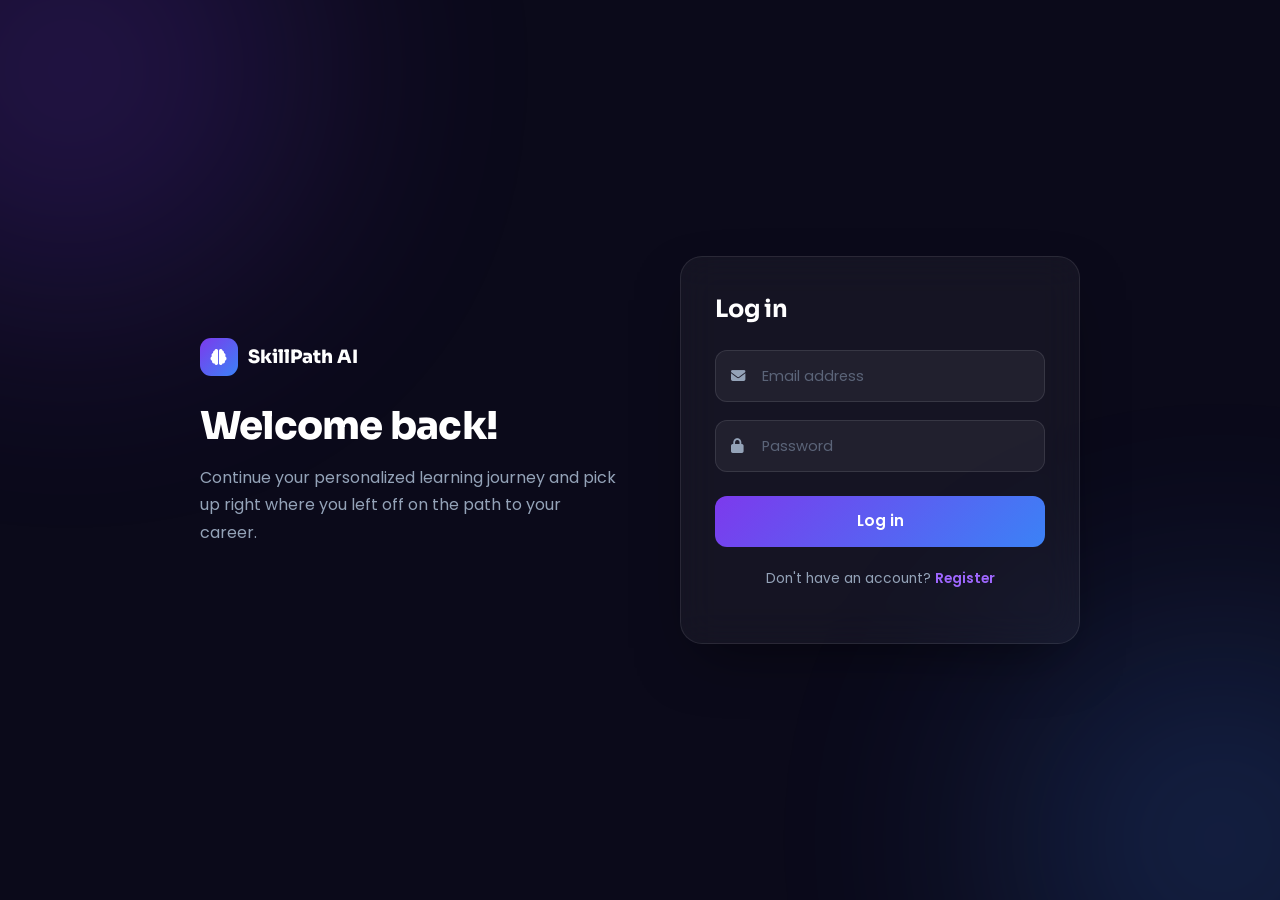
<file: frontend/dashboard.html>
<!DOCTYPE html>
<html lang="en">
<head>
    <meta charset="UTF-8">
    <meta name="viewport" content="width=device-width, initial-scale=1.0">
    <title>Dashboard — SkillPath AI</title>
    <link href="https://cdn.jsdelivr.net/npm/bootstrap@5.3.3/dist/css/bootstrap.min.css" rel="stylesheet">
    <link href="https://fonts.googleapis.com/css2?family=Poppins:wght@300;400;500;600;700;800&display=swap" rel="stylesheet">
    <link rel="stylesheet" href="https://cdnjs.cloudflare.com/ajax/libs/font-awesome/6.5.2/css/all.min.css">
    <style>
        :root {
            --primary:#7C3AED; --primary-light:#9F67FF;
            --secondary:#3B82F6; --accent:#F97316;
            --green:#10B981; --bg:#0B0A1A; --bg2:#13112A; --bg3:#1C1A3A;
            --border:rgba(255,255,255,0.08); --text:#FFFFFF; --muted:#94A3B8; --radius:16px;
        }
        *{margin:0;padding:0;box-sizing:border-box;font-family:'Poppins',sans-serif;}
        body{background:var(--bg);color:var(--text);min-height:100vh;display:flex;}

        /* ── SIDEBAR ── */
        .sidebar{width:230px;background:var(--bg2);border-right:1px solid var(--border);display:flex;flex-direction:column;padding:24px 0;position:fixed;top:0;left:0;bottom:0;z-index:100;}
        .sidebar-logo{font-size:1.2rem;font-weight:700;padding:0 20px 24px;border-bottom:1px solid var(--border);display:flex;align-items:center;gap:10px;}
        .brain-icon{width:36px;height:36px;background:linear-gradient(135deg,var(--primary),var(--secondary));border-radius:10px;display:flex;align-items:center;justify-content:center;font-size:1rem;}
        .sidebar-nav{flex:1;padding:16px 12px;overflow-y:auto;}
        .nav-section-label{font-size:0.65rem;font-weight:700;text-transform:uppercase;letter-spacing:0.08em;color:var(--muted);padding:14px 14px 6px;opacity:0.6;}
        .nav-item{display:flex;align-items:center;gap:12px;padding:12px 14px;border-radius:12px;color:var(--muted);font-size:0.88rem;font-weight:500;cursor:pointer;margin-bottom:2px;text-decoration:none;transition:all 0.2s;}
        .nav-item:hover{background:rgba(255,255,255,0.05);color:var(--text);}
        .nav-item.active{background:linear-gradient(135deg,var(--primary),var(--secondary));color:#fff;}
        .nav-item i{width:18px;text-align:center;}
        .nav-item .nav-badge{margin-left:auto;background:var(--accent);color:#fff;font-size:0.6rem;padding:2px 7px;border-radius:20px;font-weight:700;}

        .sidebar-user{padding:16px;border-top:1px solid var(--border);display:flex;align-items:center;gap:10px;}
        .user-avatar{width:36px;height:36px;border-radius:50%;background:linear-gradient(135deg,var(--primary),var(--secondary));display:flex;align-items:center;justify-content:center;font-weight:700;font-size:0.85rem;flex-shrink:0;}
        .user-info .uname{font-size:0.82rem;font-weight:600;}
        .user-info .uemail{font-size:0.7rem;color:var(--muted);}
        .logout-btn{margin-left:auto;background:none;border:none;color:var(--muted);cursor:pointer;font-size:0.8rem;padding:6px;}
        .logout-btn:hover{color:#F87171;}

        /* ── MAIN ── */
        .main{margin-left:230px;flex:1;padding:28px;min-height:100vh;}

        /* ── LOADING ── */
        .loading-overlay{position:fixed;inset:0;background:var(--bg);display:flex;flex-direction:column;align-items:center;justify-content:center;z-index:999;}
        .spinner{width:48px;height:48px;border:4px solid rgba(255,255,255,0.1);border-top-color:var(--primary);border-radius:50%;animation:spin 0.8s linear infinite;margin-bottom:16px;}
        @keyframes spin{to{transform:rotate(360deg);}}

        /* ── TOPBAR ── */
        .topbar{display:flex;justify-content:space-between;align-items:flex-start;margin-bottom:24px;}
        .topbar h1{font-size:1.5rem;font-weight:700;}
        .topbar p{color:var(--muted);font-size:0.88rem;margin-top:4px;}
        .topbar-right{display:flex;align-items:center;gap:12px;}
        .topbar-date{font-size:0.82rem;color:var(--muted);}
        .notif-btn{position:relative;width:38px;height:38px;border-radius:50%;background:var(--bg3);border:1px solid var(--border);display:flex;align-items:center;justify-content:center;cursor:pointer;}
        .notif-badge{position:absolute;top:-4px;right:-4px;background:var(--accent);color:#fff;font-size:0.6rem;width:16px;height:16px;border-radius:50%;display:flex;align-items:center;justify-content:center;}

        /* ── PAGES (sections) ── */
        .page{display:none;}
        .page.active{display:block;}

        /* ── TAKE ASSESSMENT BANNER ── */
        .assess-banner{background:linear-gradient(135deg,rgba(124,58,237,0.25),rgba(59,130,246,0.15));border:1px solid rgba(124,58,237,0.4);border-radius:18px;padding:28px 32px;display:flex;align-items:center;justify-content:space-between;gap:20px;margin-bottom:24px;}
        .assess-banner .ab-icon{font-size:2.5rem;flex-shrink:0;}
        .assess-banner h3{font-size:1.1rem;font-weight:700;margin-bottom:6px;}
        .assess-banner p{font-size:0.85rem;color:var(--muted);margin:0;}
        .btn-take-assess{background:linear-gradient(135deg,var(--primary),var(--secondary));border:none;border-radius:12px;color:#fff;font-family:'Poppins',sans-serif;font-size:0.9rem;font-weight:600;padding:13px 24px;cursor:pointer;white-space:nowrap;transition:transform 0.2s;}
        .btn-take-assess:hover{transform:translateY(-2px);}

        /* ── STAT CARDS ── */
        .stat-cards{display:grid;grid-template-columns:repeat(5,1fr);gap:14px;margin-bottom:20px;}
        .stat-card{background:var(--bg3);border:1px solid var(--border);border-radius:var(--radius);padding:18px 14px;display:flex;align-items:center;gap:12px;position:relative;overflow:hidden;transition:transform 0.2s,box-shadow 0.2s,border-color 0.2s;cursor:pointer;animation:popIn 0.4s ease both;}
        .stat-card:nth-child(1){animation-delay:0.02s;} .stat-card:nth-child(2){animation-delay:0.08s;} .stat-card:nth-child(3){animation-delay:0.14s;} .stat-card:nth-child(4){animation-delay:0.2s;} .stat-card:nth-child(5){animation-delay:0.26s;}
        .stat-card::before{content:'';position:absolute;top:0;left:0;right:0;height:3px;background:linear-gradient(90deg,var(--accent-color,var(--primary)),transparent);opacity:0.9;}
        .stat-card:hover{transform:translateY(-3px);border-color:var(--accent-color,var(--primary));box-shadow:0 10px 28px -8px var(--accent-color,rgba(124,58,237,0.5));}
        .stat-card.active{border-color:var(--accent-color,var(--primary));box-shadow:0 0 0 1.5px var(--accent-color,var(--primary)),0 12px 30px -8px var(--accent-color,rgba(124,58,237,0.6));background:rgba(255,255,255,0.06);}
        .stat-card:nth-child(1){--accent-color:#9F67FF;} .stat-card:nth-child(2){--accent-color:#10B981;} .stat-card:nth-child(3){--accent-color:#3B82F6;} .stat-card:nth-child(4){--accent-color:#A78BFA;} .stat-card:nth-child(5){--accent-color:#F97316;}
        .stat-icon{width:46px;height:46px;border-radius:12px;display:flex;align-items:center;justify-content:center;font-size:1.2rem;flex-shrink:0;}
        .si-purple{background:rgba(124,58,237,0.2);color:var(--primary-light);}
        .si-green{background:rgba(16,185,129,0.2);color:var(--green);}
        .si-blue{background:rgba(59,130,246,0.2);color:var(--secondary);}
        .si-violet{background:rgba(139,92,246,0.2);color:#A78BFA;}
        .si-orange{background:rgba(249,115,22,0.2);color:var(--accent);}
        .stat-label{font-size:0.72rem;color:var(--muted);margin-bottom:4px;font-weight:600;text-transform:uppercase;letter-spacing:0.04em;}
        .stat-value{font-size:1.75rem;font-weight:800;line-height:1;letter-spacing:-0.02em;background:linear-gradient(135deg,#fff,var(--accent-color,#fff) 160%);-webkit-background-clip:text;background-clip:text;-webkit-text-fill-color:transparent;}
        .stat-sub{font-size:0.7rem;margin-top:4px;font-weight:600;}
        .sub-green{color:var(--green);} .sub-blue{color:var(--secondary);} .sub-purple{color:var(--primary-light);} .sub-orange{color:var(--accent);}
        .ring-wrap{position:relative;width:46px;height:46px;flex-shrink:0;}
        .ring-wrap svg{transform:rotate(-90deg);}
        .ring-pct{position:absolute;top:50%;left:50%;transform:translate(-50%,-50%);font-size:0.65rem;font-weight:700;color:var(--primary-light);}

        /* ── HOW IT WORKS ── */
        .hiw-card{background:var(--bg3);border:1px solid var(--border);border-radius:var(--radius);padding:20px 24px;margin-bottom:20px;}
        .hiw-card h5{font-size:0.95rem;font-weight:600;margin-bottom:16px;}
        .hiw-steps{display:flex;align-items:center;overflow-x:auto;padding-bottom:4px;}
        .hiw-step{display:flex;align-items:center;gap:10px;flex-shrink:0;}
        .hiw-icon{width:42px;height:42px;border-radius:50%;background:rgba(124,58,237,0.2);border:1px solid rgba(124,58,237,0.4);display:flex;align-items:center;justify-content:center;font-size:0.9rem;color:var(--primary-light);flex-shrink:0;}
        .hiw-text strong{font-size:0.78rem;display:block;}
        .hiw-text span{font-size:0.7rem;color:var(--muted);}
        .hiw-arrow{color:var(--muted);font-size:0.75rem;padding:0 8px;flex-shrink:0;}

        /* ── GRIDS ── */
        .grid-3{display:grid;grid-template-columns:1fr 1fr 1fr;gap:16px;margin-bottom:20px;}
        .dash-card{background:var(--bg3);border:1px solid var(--border);border-radius:var(--radius);padding:20px;transition:border-color 0.2s;animation:popIn 0.45s ease both;}
        .dash-card:hover{border-color:rgba(124,58,237,0.35);}
        .dash-card h5{font-size:0.95rem;font-weight:700;margin-bottom:16px;letter-spacing:-0.01em;}

        /* ── SKILL BARS ── */
        .skill-bar-row{display:flex;align-items:center;gap:8px;margin-bottom:10px;font-size:0.8rem;}
        .skill-bar-row .sname{min-width:110px;color:var(--muted);}
        .bar-track{flex:1;height:7px;background:rgba(255,255,255,0.08);border-radius:10px;overflow:hidden;}
        .bar-fill{height:100%;border-radius:10px;transition:width 1s ease;}
        .skill-bar-row .spct{min-width:32px;text-align:right;font-weight:600;font-size:0.78rem;}

        /* ── RADAR ── */
        .radar-wrap{display:flex;justify-content:center;align-items:center;height:190px;}
        .radar-wrap svg{width:100%;max-width:210px;}

        /* ── CHART ── */
        .chart-wrap svg{width:100%;height:155px;}

        /* ── AI RECS ── */
        @keyframes popIn{from{opacity:0;transform:translateY(10px) scale(0.96);}to{opacity:1;transform:translateY(0) scale(1);}}
        .rec-row{display:flex;align-items:center;gap:10px;margin-bottom:12px;padding:8px;border-radius:12px;cursor:pointer;transition:background 0.2s,box-shadow 0.2s,transform 0.15s;animation:popIn 0.4s ease both;}
        .rec-row:nth-child(1){animation-delay:0.02s;} .rec-row:nth-child(2){animation-delay:0.08s;} .rec-row:nth-child(3){animation-delay:0.14s;} .rec-row:nth-child(4){animation-delay:0.2s;} .rec-row:nth-child(5){animation-delay:0.26s;}
        .rec-row:hover{background:rgba(255,255,255,0.05);transform:translateY(-1px);}
        .rec-row.active{background:color-mix(in srgb, var(--rc, var(--primary)) 18%, transparent);box-shadow:0 0 0 1.5px var(--rc, var(--primary)),0 8px 22px -8px var(--rc, var(--primary));transform:translateY(-2px);}
        .rec-row.active .rec-name{color:#fff;font-weight:800;}
        .rec-row.active .rec-pct{color:var(--rc, var(--primary));font-weight:800;}
        .rec-icon{width:32px;height:32px;border-radius:50%;display:flex;align-items:center;justify-content:center;font-size:0.82rem;flex-shrink:0;}
        .rec-info{flex:1;}
        .rec-name{font-size:0.82rem;font-weight:600;}
        .rec-bar-track{height:5px;background:rgba(255,255,255,0.08);border-radius:10px;overflow:hidden;margin-top:5px;}
        .rec-bar-fill{height:100%;border-radius:10px;}
        .rec-pct{font-size:0.75rem;color:var(--muted);min-width:55px;text-align:right;}
        .best-match{font-size:0.62rem;background:rgba(16,185,129,0.2);color:var(--green);padding:2px 7px;border-radius:20px;font-weight:600;margin-left:5px;}

        /* ── SCORE CIRCLE ── */
        .score-circle{display:flex;justify-content:center;align-items:center;margin:8px 0 14px;position:relative;}
        .score-circle svg{width:110px;height:110px;}
        .score-inner{position:absolute;text-align:center;}
        .score-inner .snum{font-size:1.3rem;font-weight:700;}
        .score-inner .slbl{font-size:0.62rem;color:var(--muted);}
        .assess-row{display:flex;justify-content:space-between;align-items:center;margin-bottom:8px;font-size:0.8rem;}
        .assess-row .aname{color:var(--muted);}
        .assess-row .aval{font-weight:600;}

        /* ── FOCUS SKILLS ── */
        .focus-row{display:flex;justify-content:space-between;align-items:center;padding:9px 8px;border-bottom:1px solid var(--border);font-size:0.82rem;border-radius:8px;cursor:pointer;transition:background 0.2s,box-shadow 0.2s;animation:popIn 0.4s ease both;}
        .focus-row:nth-child(1){animation-delay:0.02s;} .focus-row:nth-child(2){animation-delay:0.08s;} .focus-row:nth-child(3){animation-delay:0.14s;} .focus-row:nth-child(4){animation-delay:0.2s;} .focus-row:nth-child(5){animation-delay:0.26s;}
        .focus-row:last-child{border-bottom:none;}
        .focus-row:hover{background:rgba(255,255,255,0.04);}
        .focus-row.active{background:rgba(124,58,237,0.14);box-shadow:inset 0 0 0 1.5px rgba(124,58,237,0.5);}
        .focus-row.active span{font-weight:800;color:#fff;}
        .priority-tag{font-size:0.68rem;font-weight:700;padding:3px 9px;border-radius:20px;}
        .tag-high{background:rgba(239,68,68,0.2);color:#F87171;}
        .tag-medium{background:rgba(249,115,22,0.2);color:var(--accent);}
        .tag-low{background:rgba(16,185,129,0.2);color:var(--green);}

        /* ── LEVEL BADGE ── */
        .level-badge{display:inline-block;padding:5px 16px;border-radius:20px;font-size:0.78rem;font-weight:800;margin-bottom:12px;text-transform:uppercase;letter-spacing:0.03em;}
        .level-Beginner{background:rgba(249,115,22,0.2);color:var(--accent);}
        .level-Intermediate{background:rgba(59,130,246,0.2);color:var(--secondary);}
        .level-Advanced{background:rgba(16,185,129,0.2);color:var(--green);}

        /* ── BOTTOM BANNER ── */
        .bottom-banner{background:linear-gradient(135deg,rgba(124,58,237,0.3),rgba(59,130,246,0.2));border:1px solid rgba(124,58,237,0.3);border-radius:var(--radius);padding:18px 24px;display:flex;justify-content:space-between;align-items:center;gap:16px;margin-top:4px;}
        .bottom-banner p{font-size:0.88rem;color:var(--muted);margin:0;}
        .btn-continue{background:linear-gradient(135deg,var(--primary),var(--secondary));border:none;border-radius:10px;color:#fff;font-size:0.85rem;font-weight:600;padding:11px 22px;cursor:pointer;white-space:nowrap;}
        .btn-action{width:100%;margin-top:12px;background:rgba(255,255,255,0.05);border:1px solid var(--border);border-radius:10px;color:var(--text);padding:9px;font-size:0.8rem;cursor:pointer;}

        /* ── SKILL ANALYSIS PAGE ── */
        .analysis-grid{display:grid;grid-template-columns:1fr 1fr;gap:20px;}
        @media(max-width:768px){.analysis-grid{grid-template-columns:1fr;}}

        /* ── SETTINGS PAGE ── */
        .settings-section{background:var(--bg3);border:1px solid var(--border);border-radius:var(--radius);padding:24px;margin-bottom:20px;}
        .settings-section h4{font-size:0.95rem;font-weight:600;margin-bottom:18px;display:flex;align-items:center;gap:10px;}
        .setting-row{display:flex;align-items:center;justify-content:space-between;padding:14px 0;border-bottom:1px solid var(--border);}
        .setting-row:last-child{border-bottom:none;}
        .setting-label{font-size:0.88rem;font-weight:500;}
        .setting-desc{font-size:0.75rem;color:var(--muted);margin-top:2px;}
        .toggle{width:44px;height:24px;border-radius:20px;background:rgba(255,255,255,0.1);border:none;cursor:pointer;position:relative;transition:background 0.2s;}
        .toggle.on{background:var(--primary);}
        .toggle::after{content:'';position:absolute;top:3px;left:3px;width:18px;height:18px;border-radius:50%;background:#fff;transition:left 0.2s;}
        .toggle.on::after{left:23px;}
        .settings-input{width:100%;padding:11px 14px;background:rgba(255,255,255,0.06);border:1.5px solid rgba(255,255,255,0.1);border-radius:10px;color:#fff;font-family:'Poppins',sans-serif;font-size:0.88rem;margin-top:8px;}
        .settings-input:focus{outline:none;border-color:var(--primary);}
        .settings-select{width:100%;padding:11px 14px;background:rgba(255,255,255,0.06);border:1.5px solid rgba(255,255,255,0.1);border-radius:10px;color:#fff;font-family:'Poppins',sans-serif;font-size:0.88rem;margin-top:8px;}
        .settings-select option{background:#1C1A3A;}
        .btn-save-settings{padding:12px 28px;background:linear-gradient(135deg,var(--primary),var(--secondary));border:none;border-radius:10px;color:#fff;font-family:'Poppins',sans-serif;font-size:0.88rem;font-weight:600;cursor:pointer;margin-top:4px;}
        .btn-danger{padding:12px 28px;background:rgba(239,68,68,0.15);border:1px solid rgba(239,68,68,0.3);border-radius:10px;color:#F87171;font-family:'Poppins',sans-serif;font-size:0.88rem;font-weight:600;cursor:pointer;}
        .btn-danger:hover{background:rgba(239,68,68,0.25);}

        /* ── PROGRESS PAGE ── */
        .progress-timeline{position:relative;padding-left:24px;}
        .progress-timeline::before{content:'';position:absolute;left:8px;top:0;bottom:0;width:2px;background:rgba(255,255,255,0.08);}
        .pt-item{position:relative;margin-bottom:20px;}
        .pt-dot{position:absolute;left:-24px;top:4px;width:16px;height:16px;border-radius:50%;border:2px solid var(--border);background:var(--bg);}
        .pt-dot.done{background:var(--green);border-color:var(--green);}
        .pt-dot.active{background:var(--primary);border-color:var(--primary);}
        .pt-card{background:var(--bg3);border:1px solid var(--border);border-radius:12px;padding:16px 18px;}
        .pt-title{font-size:0.9rem;font-weight:600;margin-bottom:4px;}
        .pt-meta{font-size:0.78rem;color:var(--muted);}

        /* ── RECOMMENDATIONS PAGE ── */
        .rec-page-card{background:var(--bg3);border:1px solid var(--border);border-radius:var(--radius);padding:22px;margin-bottom:16px;display:flex;gap:18px;align-items:flex-start;}
        .rpc-icon{width:48px;height:48px;border-radius:12px;display:flex;align-items:center;justify-content:center;font-size:1.3rem;flex-shrink:0;}
        .rpc-title{font-size:0.95rem;font-weight:600;margin-bottom:4px;}
        .rpc-desc{font-size:0.82rem;color:var(--muted);margin-bottom:10px;}
        .rpc-tag{display:inline-block;padding:3px 10px;border-radius:20px;font-size:0.72rem;font-weight:700;}

        .dash-error{display:none;background:rgba(239,68,68,0.15);border:1px solid rgba(239,68,68,0.3);border-radius:10px;padding:12px 16px;color:#F87171;font-size:0.85rem;margin-bottom:16px;}

        @media(max-width:1100px){.stat-cards{grid-template-columns:repeat(3,1fr);}.grid-3{grid-template-columns:1fr 1fr;}}
        @media(max-width:768px){.sidebar{display:none;}.main{margin-left:0;padding:16px;}.stat-cards{grid-template-columns:1fr 1fr;}.grid-3{grid-template-columns:1fr;}}
    </style>
</head>
<body>

<!-- LOADING -->
<div class="loading-overlay" id="loadingOverlay">
    <div class="spinner"></div>
    <p style="color:var(--muted);font-size:0.9rem;">Loading your dashboard...</p>
</div>

<!-- SIDEBAR -->
<aside class="sidebar">
    <div class="sidebar-logo">
        <div class="brain-icon"><i class="fa-solid fa-brain"></i></div>
        SkillPath <span style="color:var(--primary-light);">AI</span>
    </div>
    <nav class="sidebar-nav">
        <div class="nav-section-label">Main</div>
        <a class="nav-item active" id="nav-dashboard" onclick="showPage('dashboard')">
            <i class="fa-solid fa-house"></i> Dashboard
        </a>
        <a class="nav-item" id="nav-assessment" onclick="goAssessment()">
            <i class="fa-solid fa-file-circle-question"></i> Assessment
            <span class="nav-badge" id="assessBadge" style="display:none;">Take</span>
        </a>

        <div class="nav-section-label">My Learning</div>
        <a class="nav-item" id="nav-skill-analysis" onclick="showPage('skill-analysis')">
            <i class="fa-solid fa-chart-line"></i> Skill Analysis
        </a>
        <a class="nav-item" id="nav-learning-path" onclick="location.href='result.html'">
            <i class="fa-solid fa-route"></i> Learning Path
        </a>
        <a class="nav-item" id="nav-recommendations" onclick="showPage('recommendations')">
            <i class="fa-solid fa-star"></i> Recommendations
        </a>
        <a class="nav-item" id="nav-progress" onclick="showPage('progress')">
            <i class="fa-solid fa-circle-check"></i> Progress
        </a>

        <div class="nav-section-label">Account</div>
        <a class="nav-item" id="nav-settings" onclick="showPage('settings')">
            <i class="fa-solid fa-gear"></i> Settings
        </a>
    </nav>
    <div class="sidebar-user">
        <div class="user-avatar" id="sidebar-avatar">?</div>
        <div class="user-info">
            <div class="uname"  id="sidebar-name">Loading...</div>
            <div class="uemail" id="sidebar-email"></div>
        </div>
        <button class="logout-btn" onclick="logout()" title="Logout">
            <i class="fa-solid fa-right-from-bracket"></i>
        </button>
    </div>
</aside>

<!-- MAIN -->
<main class="main">
    <div class="dash-error" id="dash-error"></div>

    <!-- TOPBAR -->
    <div class="topbar">
        <div>
            <h1 id="greeting">Welcome back! 👋</h1>
            <p id="page-subtitle">Let's continue your journey of growth and success.</p>
        </div>
        <div class="topbar-right">
            <span class="topbar-date"><i class="fa-regular fa-calendar me-1"></i><span id="today-date"></span></span>
            <div class="notif-btn"><i class="fa-solid fa-bell" style="font-size:0.88rem;"></i><span class="notif-badge">!</span></div>
        </div>
    </div>

    <!-- ============ DASHBOARD PAGE ============ -->
    <div class="page active" id="page-dashboard">

        <!-- Take Assessment Banner (shown if not done) -->
        <div class="assess-banner" id="assessBanner" style="display:none;">
            <div class="ab-icon">🎯</div>
            <div style="flex:1;">
                <h3>Take Your Skill Assessment</h3>
                <p>You haven't taken the assessment yet. Take it now to get your personalized learning path, skill analysis, and career recommendations.</p>
            </div>
            <button class="btn-take-assess" onclick="goAssessment()">
                <i class="fa-solid fa-arrow-right me-2"></i> Take Assessment Now
            </button>
        </div>

        <!-- STAT CARDS -->
        <div class="stat-cards">
            <div class="stat-card" onclick="this.classList.toggle('active')">
                <div class="ring-wrap">
                    <svg viewBox="0 0 46 46" width="46" height="46">
                        <circle cx="23" cy="23" r="19" fill="none" stroke="rgba(255,255,255,0.08)" stroke-width="4"/>
                        <circle id="profile-ring" cx="23" cy="23" r="19" fill="none" stroke="var(--primary-light)" stroke-width="4" stroke-dasharray="119" stroke-dashoffset="119" stroke-linecap="round"/>
                    </svg>
                    <div class="ring-pct" id="ring-pct">0%</div>
                </div>
                <div>
                    <div class="stat-label">Profile Completion</div>
                    <div class="stat-value" id="stat-profile">0%</div>
                    <div class="stat-sub sub-purple">Nearly complete</div>
                </div>
            </div>
            <div class="stat-card" onclick="this.classList.toggle('active')">
                <div class="stat-icon si-green"><i class="fa-solid fa-trophy"></i></div>
                <div>
                    <div class="stat-label">Overall Score</div>
                    <div class="stat-value"><span id="stat-score">—</span><span style="font-size:0.85rem;color:var(--muted);font-weight:400;"> / 100</span></div>
                    <div class="stat-sub sub-green" id="score-label">Take assessment</div>
                </div>
            </div>
            <div class="stat-card" onclick="this.classList.toggle('active')">
                <div class="stat-icon si-blue"><i class="fa-solid fa-code"></i></div>
                <div>
                    <div class="stat-label">Skills Identified</div>
                    <div class="stat-value" id="stat-skills">0</div>
                    <div class="stat-sub sub-blue">Skills found</div>
                </div>
            </div>
            <div class="stat-card" onclick="this.classList.toggle('active')">
                <div class="stat-icon si-violet"><i class="fa-solid fa-briefcase"></i></div>
                <div>
                    <div class="stat-label">Career Matches</div>
                    <div class="stat-value" id="stat-careers">0</div>
                    <div class="stat-sub sub-purple">Careers matched</div>
                </div>
            </div>
            <div class="stat-card" onclick="this.classList.toggle('active')">
                <div class="stat-icon si-orange"><i class="fa-solid fa-book-open"></i></div>
                <div>
                    <div class="stat-label">Courses Recommended</div>
                    <div class="stat-value" id="stat-courses">0</div>
                    <div class="stat-sub sub-orange">Ready for you</div>
                </div>
            </div>
        </div>

        <!-- HOW IT WORKS -->
        <div class="hiw-card">
            <h5>How SkillPath AI Works?</h5>
            <div class="hiw-steps">
                <div class="hiw-step"><div class="hiw-icon"><i class="fa-solid fa-user"></i></div><div class="hiw-text"><strong>1. Collects Your Data</strong><span>Your profile &amp; interests.</span></div></div>
                <div class="hiw-arrow"><i class="fa-solid fa-arrow-right"></i></div>
                <div class="hiw-step"><div class="hiw-icon"><i class="fa-solid fa-brain"></i></div><div class="hiw-text"><strong>2. Analyzes &amp; Evaluates</strong><span>AI analyzes your skills.</span></div></div>
                <div class="hiw-arrow"><i class="fa-solid fa-arrow-right"></i></div>
                <div class="hiw-step"><div class="hiw-icon"><i class="fa-solid fa-magnifying-glass-chart"></i></div><div class="hiw-text"><strong>3. Identifies Gaps</strong><span>Finds missing skills.</span></div></div>
                <div class="hiw-arrow"><i class="fa-solid fa-arrow-right"></i></div>
                <div class="hiw-step"><div class="hiw-icon"><i class="fa-solid fa-route"></i></div><div class="hiw-text"><strong>4. Recommends Path</strong><span>Personalized roadmap.</span></div></div>
                <div class="hiw-arrow"><i class="fa-solid fa-arrow-right"></i></div>
                <div class="hiw-step"><div class="hiw-icon"><i class="fa-solid fa-chart-line"></i></div><div class="hiw-text"><strong>5. Tracks &amp; Improves</strong><span>Monitors your progress.</span></div></div>
            </div>
        </div>

        <!-- ROW 1 -->
        <div class="grid-3">
            <div class="dash-card">
                <h5>Your Skill Analysis</h5>
                <div id="level-badge"></div>
                <div class="radar-wrap">
                    <svg viewBox="0 0 220 200" xmlns="http://www.w3.org/2000/svg">
                        <polygon points="110,20 180,57 180,143 110,180 40,143 40,57" fill="none" stroke="rgba(255,255,255,0.05)" stroke-width="1"/>
                        <polygon points="110,42 162,70 162,130 110,158 58,130 58,70" fill="none" stroke="rgba(255,255,255,0.05)" stroke-width="1"/>
                        <polygon points="110,64 144,83 144,117 110,136 76,117 76,83" fill="none" stroke="rgba(255,255,255,0.05)" stroke-width="1"/>
                        <line x1="110" y1="20" x2="110" y2="180" stroke="rgba(255,255,255,0.05)" stroke-width="1"/>
                        <line x1="40" y1="57" x2="180" y2="143" stroke="rgba(255,255,255,0.05)" stroke-width="1"/>
                        <line x1="40" y1="143" x2="180" y2="57" stroke="rgba(255,255,255,0.05)" stroke-width="1"/>
                        <polygon id="radar-data" points="110,100 110,100 110,100 110,100 110,100 110,100" fill="rgba(124,58,237,0.25)" stroke="#7C3AED" stroke-width="2"/>
                        <text x="110" y="14" text-anchor="middle" fill="#94A3B8" font-size="10">Technical</text>
                        <text x="190" y="55" text-anchor="start" fill="#94A3B8" font-size="10">Problem Solving</text>
                        <text x="190" y="150" text-anchor="start" fill="#94A3B8" font-size="10">Aptitude</text>
                        <text x="110" y="196" text-anchor="middle" fill="#94A3B8" font-size="10">Domain</text>
                        <text x="30" y="150" text-anchor="end" fill="#94A3B8" font-size="10">Logical</text>
                        <text x="30" y="55" text-anchor="end" fill="#94A3B8" font-size="10">Communication</text>
                    </svg>
                </div>
                <button class="btn-action" onclick="showPage('skill-analysis')">View Detailed Analysis</button>
            </div>
            <div class="dash-card">
                <h5>Skill Category Breakdown</h5>
                <div id="skill-bars"><div style="color:var(--muted);font-size:0.82rem;">Complete assessment to see skill breakdown.</div></div>
            </div>
            <div class="dash-card">
                <div style="display:flex;justify-content:space-between;align-items:center;margin-bottom:16px;">
                    <h5 style="margin:0;">Progress Overview</h5>
                    <span style="font-size:0.75rem;color:var(--muted);">Monthly</span>
                </div>
                <div class="chart-wrap">
                    <svg viewBox="0 0 280 155" xmlns="http://www.w3.org/2000/svg">
                        <defs><linearGradient id="progGrad" x1="0" y1="0" x2="0" y2="1"><stop offset="0%" stop-color="#7C3AED"/><stop offset="100%" stop-color="transparent"/></linearGradient></defs>
                        <line x1="20" y1="10" x2="278" y2="10" stroke="rgba(255,255,255,0.04)" stroke-width="1"/>
                        <line x1="20" y1="47" x2="278" y2="47" stroke="rgba(255,255,255,0.04)" stroke-width="1"/>
                        <line x1="20" y1="84" x2="278" y2="84" stroke="rgba(255,255,255,0.04)" stroke-width="1"/>
                        <line x1="20" y1="121" x2="278" y2="121" stroke="rgba(255,255,255,0.04)" stroke-width="1"/>
                        <text x="2" y="14" fill="#94A3B8" font-size="8">100</text>
                        <text x="6" y="51" fill="#94A3B8" font-size="8">75</text>
                        <text x="6" y="88" fill="#94A3B8" font-size="8">50</text>
                        <text x="6" y="125" fill="#94A3B8" font-size="8">25</text>
                        <polygon id="progress-area" points="" fill="url(#progGrad)" opacity="0.25"/>
                        <polyline id="progress-line" points="" fill="none" stroke="var(--primary)" stroke-width="2.5" stroke-linejoin="round"/>
                        <g id="progress-dots"></g>
                    </svg>
                </div>
            </div>
        </div>

        <!-- ROW 2 -->
        <div class="grid-3">
            <div class="dash-card">
                <h5>AI Recommendations For You</h5>
                <div id="rec-list"><div style="color:var(--muted);font-size:0.82rem;">Complete assessment to get career recommendations.</div></div>
            </div>
            <div class="dash-card">
                <h5>Assessment Result Summary</h5>
                <div class="score-circle">
                    <svg viewBox="0 0 110 110" xmlns="http://www.w3.org/2000/svg">
                        <circle cx="55" cy="55" r="46" fill="none" stroke="rgba(255,255,255,0.06)" stroke-width="10"/>
                        <circle id="score-ring" cx="55" cy="55" r="46" fill="none" stroke="url(#scoreGrad)" stroke-width="10" stroke-dasharray="289" stroke-dashoffset="289" stroke-linecap="round" transform="rotate(-90 55 55)"/>
                        <defs><linearGradient id="scoreGrad" x1="0" y1="0" x2="1" y2="0"><stop offset="0%" stop-color="#7C3AED"/><stop offset="100%" stop-color="#10B981"/></linearGradient></defs>
                    </svg>
                    <div class="score-inner"><div class="snum" id="assess-overall">—</div><div class="slbl">Overall Score</div></div>
                </div>
                <div class="assess-row"><span class="aname">Technical Skills</span><span class="aval" id="assess-technical" style="color:var(--green);">—</span></div>
                <div class="assess-row"><span class="aname">Aptitude</span><span class="aval" id="assess-aptitude" style="color:var(--secondary);">—</span></div>
                <div class="assess-row"><span class="aname">Logical Reasoning</span><span class="aval" id="assess-logical" style="color:var(--green);">—</span></div>
                <div class="assess-row"><span class="aname">Communication</span><span class="aval" id="assess-communication" style="color:var(--secondary);">—</span></div>
                <div class="assess-row"><span class="aname">Domain Knowledge</span><span class="aval" id="assess-domain" style="color:var(--accent);">—</span></div>
                <button class="btn-action" onclick="location.href='result.html'">View Full Result</button>
            </div>
            <div class="dash-card">
                <h5>Top Skills You Should Focus On</h5>
                <div id="focus-skills"><div style="color:var(--muted);font-size:0.82rem;">Complete assessment to see skill recommendations.</div></div>
                <button class="btn-action" onclick="location.href='result.html'">View Learning Path</button>
            </div>
        </div>

        <!-- BOTTOM BANNER -->
        <div class="bottom-banner">
            <div style="display:flex;align-items:center;gap:14px;">
                <div style="width:34px;height:34px;border-radius:50%;background:linear-gradient(135deg,var(--primary),var(--secondary));display:flex;align-items:center;justify-content:center;flex-shrink:0;">
                    <i class="fa-solid fa-wand-magic-sparkles" style="font-size:0.85rem;"></i>
                </div>
                <p>SkillPath AI is here to guide you at every step and help you achieve your dream career.</p>
            </div>
            <button class="btn-continue" onclick="location.href='result.html'">Continue Your Learning Journey →</button>
        </div>
    </div>

    <!-- ============ SKILL ANALYSIS PAGE ============ -->
    <div class="page" id="page-skill-analysis">
        <div class="analysis-grid">
            <div class="dash-card">
                <h5>Skill Radar Chart</h5>
                <div class="radar-wrap">
                    <svg viewBox="0 0 220 200" xmlns="http://www.w3.org/2000/svg">
                        <polygon points="110,20 180,57 180,143 110,180 40,143 40,57" fill="none" stroke="rgba(255,255,255,0.05)" stroke-width="1"/>
                        <polygon points="110,42 162,70 162,130 110,158 58,130 58,70" fill="none" stroke="rgba(255,255,255,0.05)" stroke-width="1"/>
                        <polygon points="110,64 144,83 144,117 110,136 76,117 76,83" fill="none" stroke="rgba(255,255,255,0.05)" stroke-width="1"/>
                        <line x1="110" y1="20" x2="110" y2="180" stroke="rgba(255,255,255,0.05)" stroke-width="1"/>
                        <line x1="40" y1="57" x2="180" y2="143" stroke="rgba(255,255,255,0.05)" stroke-width="1"/>
                        <line x1="40" y1="143" x2="180" y2="57" stroke="rgba(255,255,255,0.05)" stroke-width="1"/>
                        <polygon id="radar-data-2" points="110,100 110,100 110,100 110,100 110,100 110,100" fill="rgba(124,58,237,0.25)" stroke="#7C3AED" stroke-width="2"/>
                        <text x="110" y="14" text-anchor="middle" fill="#94A3B8" font-size="10">Technical</text>
                        <text x="190" y="55" text-anchor="start" fill="#94A3B8" font-size="10">Problem Solving</text>
                        <text x="190" y="150" text-anchor="start" fill="#94A3B8" font-size="10">Aptitude</text>
                        <text x="110" y="196" text-anchor="middle" fill="#94A3B8" font-size="10">Domain</text>
                        <text x="30" y="150" text-anchor="end" fill="#94A3B8" font-size="10">Logical</text>
                        <text x="30" y="55" text-anchor="end" fill="#94A3B8" font-size="10">Communication</text>
                    </svg>
                </div>
            </div>
            <div class="dash-card">
                <h5>Skill Breakdown by Category</h5>
                <div id="skill-bars-2"><div style="color:var(--muted);font-size:0.82rem;">Complete assessment to see your skill breakdown.</div></div>
            </div>
            <div class="dash-card">
                <h5>Your Skill Level</h5>
                <div id="level-badge-2" style="margin-bottom:16px;"></div>
                <div class="assess-row"><span class="aname">Technical Skills</span><span class="aval" id="sa-technical" style="color:var(--green);">—</span></div>
                <div class="assess-row"><span class="aname">Communication</span><span class="aval" id="sa-comm" style="color:var(--secondary);">—</span></div>
                <div class="assess-row"><span class="aname">Logical Reasoning</span><span class="aval" id="sa-logical" style="color:var(--green);">—</span></div>
                <div class="assess-row"><span class="aname">Aptitude</span><span class="aval" id="sa-aptitude" style="color:var(--accent);">—</span></div>
                <div class="assess-row"><span class="aname">Domain Knowledge</span><span class="aval" id="sa-domain" style="color:var(--secondary);">—</span></div>
            </div>
            <div class="dash-card">
                <h5>Missing Skills to Learn</h5>
                <div id="missing-skills"><div style="color:var(--muted);font-size:0.82rem;">Complete your assessment to see missing skills.</div></div>
            </div>
        </div>
    </div>

    <!-- ============ RECOMMENDATIONS PAGE ============ -->
    <div class="page" id="page-recommendations">
        <div id="rec-page-list">
            <div style="color:var(--muted);font-size:0.9rem;padding:20px;text-align:center;">Complete your assessment to get personalized recommendations.</div>
        </div>
    </div>

    <!-- ============ PROGRESS PAGE ============ -->
    <div class="page" id="page-progress">
        <div class="dash-card" style="margin-bottom:20px;">
            <h5>Your Learning Journey</h5>
            <div class="progress-timeline" id="progress-timeline">
                <div style="color:var(--muted);font-size:0.82rem;">Complete your assessment to track your progress.</div>
            </div>
        </div>
    </div>

    <!-- ============ SETTINGS PAGE ============ -->
    <div class="page" id="page-settings">

        <!-- Profile Settings -->
        <div class="settings-section">
            <h4><i class="fa-solid fa-user" style="color:var(--primary-light);"></i> Profile Settings</h4>
            <div class="setting-row">
                <div><div class="setting-label">Full Name</div><input class="settings-input" id="set-name" placeholder="Your full name"></div>
            </div>
            <div class="setting-row">
                <div><div class="setting-label">Email Address</div><input class="settings-input" id="set-email" type="email" placeholder="your@email.com"></div>
            </div>
            <div class="setting-row">
                <div><div class="setting-label">Preferred Language</div>
                    <select class="settings-select" id="set-language">
                        <option>English</option><option>Tamil</option><option>Hindi</option><option>Telugu</option><option>Kannada</option>
                    </select>
                </div>
            </div>
            <button class="btn-save-settings" onclick="saveSettings()"><i class="fa-solid fa-save me-2"></i> Save Changes</button>
        </div>

        <!-- Notification Settings -->
        <div class="settings-section">
            <h4><i class="fa-solid fa-bell" style="color:var(--accent);"></i> Notification Preferences</h4>
            <div class="setting-row">
                <div><div class="setting-label">Learning Reminders</div><div class="setting-desc">Get daily reminders to continue your learning path</div></div>
                <button class="toggle on" id="toggle-reminders" onclick="toggleSetting(this)"></button>
            </div>
            <div class="setting-row">
                <div><div class="setting-label">Progress Updates</div><div class="setting-desc">Weekly summary of your skill progress</div></div>
                <button class="toggle on" id="toggle-progress" onclick="toggleSetting(this)"></button>
            </div>
            <div class="setting-row">
                <div><div class="setting-label">New Course Alerts</div><div class="setting-desc">Notify when new courses match your learning path</div></div>
                <button class="toggle" id="toggle-courses" onclick="toggleSetting(this)"></button>
            </div>
            <div class="setting-row">
                <div><div class="setting-label">Job Market Trends</div><div class="setting-desc">Updates on in-demand skills in your career field</div></div>
                <button class="toggle" id="toggle-jobs" onclick="toggleSetting(this)"></button>
            </div>
        </div>

        <!-- Appearance -->
        <div class="settings-section">
            <h4><i class="fa-solid fa-palette" style="color:var(--secondary);"></i> Appearance</h4>
            <div class="setting-row">
                <div><div class="setting-label">Theme</div><div class="setting-desc">Currently using dark theme</div></div>
                <select class="settings-select" style="width:auto;margin-top:0;" onchange="alert('Theme change will be available in the next update!')">
                    <option>Dark (Current)</option>
                    <option>Light</option>
                </select>
            </div>
        </div>

        <!-- Account Actions -->
        <div class="settings-section">
            <h4><i class="fa-solid fa-shield-halved" style="color:var(--green);"></i> Account Actions</h4>
            <div class="setting-row">
                <div><div class="setting-label">Log out</div><div class="setting-desc">Sign out from your account on this device</div></div>
                <button class="btn-danger" onclick="logout()"><i class="fa-solid fa-right-from-bracket me-2"></i> Logout</button>
            </div>
            <div class="setting-row">
                <div><div class="setting-label">Reset Assessment</div><div class="setting-desc">Clear your assessment data (cannot be undone)</div></div>
                <button class="btn-danger" onclick="resetAssessment()"><i class="fa-solid fa-rotate-left me-2"></i> Reset</button>
            </div>
        </div>

    </div>

</main>

<script>
const API_BASE = "http://127.0.0.1:5000";

window.addEventListener("DOMContentLoaded", async () => {
    document.getElementById("today-date").textContent =
        new Date().toLocaleDateString("en-IN", {day:"numeric",month:"long",year:"numeric"});

    const stored = localStorage.getItem("currentUser");
    if (!stored) { window.location.href = "login.html"; return; }
    const user = JSON.parse(stored);

    const first   = (user.name||"Learner").split(" ")[0];
    const initial = (user.name||"?").charAt(0).toUpperCase();
    document.getElementById("greeting").textContent      = `Welcome back, ${first}! 👋`;
    document.getElementById("sidebar-name").textContent  = user.name  || "Learner";
    document.getElementById("sidebar-email").textContent = user.email || "";
    document.getElementById("sidebar-avatar").textContent= initial;
    document.getElementById("set-name").value  = user.name  || "";
    document.getElementById("set-email").value = user.email || "";

    loadData(user);

    try {
        const res  = await fetch(`${API_BASE}/dashboard/${user.id}`);
        const data = await res.json();
        if (res.ok && data.overall_score) fillFromBackend(data);
    } catch(e) { console.log("Using local data only"); }
    finally {
        document.getElementById("loadingOverlay").style.display = "none";
    }
});

function loadData(user) {
    const skillScore    = localStorage.getItem("skillScore");
    const skillLevel    = localStorage.getItem("skillLevel");
    // FIX: assessment.html already saves the REAL per-category scores
    // (techScore/aptScore/logScore/domScore/commScore) — read those directly
    // instead of faking them as overall-5, overall-8, overall-3 etc. That
    // fake math is why a genuine 0% Aptitude used to show up as a non-zero
    // number here: it was never actually read, just approximated.
    const techScore      = localStorage.getItem("techScore");
    const aptScore       = localStorage.getItem("aptScore");
    const logScore       = localStorage.getItem("logScore");
    const domScore       = localStorage.getItem("domScore");
    const commScore      = localStorage.getItem("commScore");
    const careerGoal     = localStorage.getItem("careerGoal") || "";
    const profileSkills = JSON.parse(localStorage.getItem("profileSkills") || "[]");
    const skillScores   = JSON.parse(localStorage.getItem("skillScores")   || "{}");

    document.getElementById("stat-skills").textContent = profileSkills.length || 0;

    if (!skillScore) {
        document.getElementById("assessBanner").style.display = "flex";
        document.getElementById("assessBadge").style.display  = "inline";
        updateRing(50);
        document.getElementById("loadingOverlay").style.display = "none";
        return;
    }

    const overall = parseInt(skillScore);
    const level   = skillLevel || "Beginner";
    // FIX: use each category's REAL score if it was saved, falling back to
    // the overall score only if that category was somehow never recorded —
    // a genuine 0% now stays 0%, instead of being replaced by "overall-5" math.
    const tech  = techScore !== null ? parseInt(techScore) : overall;
    const apt   = aptScore  !== null ? parseInt(aptScore)  : overall;
    const log_  = logScore  !== null ? parseInt(logScore)  : overall;
    const dom   = domScore  !== null ? parseInt(domScore)  : overall;
    const comm  = commScore !== null ? parseInt(commScore) : 0;

    document.getElementById("stat-score").textContent   = overall;
    document.getElementById("stat-careers").textContent = level==="Advanced"?5:level==="Intermediate"?4:3;
    document.getElementById("stat-courses").textContent = level==="Advanced"?15:level==="Intermediate"?10:6;
    updateRing(85);

    document.getElementById("score-label").textContent = level==="Advanced"?"Outstanding!":level==="Intermediate"?"Keep it up!":"Just starting!";
    document.getElementById("level-badge").innerHTML   = `<span class="level-badge level-${level}">${level} Level</span>`;
    document.getElementById("level-badge-2").innerHTML = `<span class="level-badge level-${level}">${level} Level</span>`;

    document.getElementById("assess-overall").textContent       = overall + "%";
    document.getElementById("assess-technical").textContent     = tech + "%";
    document.getElementById("assess-aptitude").textContent      = apt + "%";
    document.getElementById("assess-logical").textContent       = log_ + "%";
    document.getElementById("assess-communication").textContent = comm + "%";
    document.getElementById("assess-domain").textContent        = dom + "%";
    updateScoreRing(overall);

    document.getElementById("sa-technical").textContent = tech + "%";
    document.getElementById("sa-comm").textContent      = comm + "%";
    document.getElementById("sa-logical").textContent   = log_ + "%";
    document.getElementById("sa-aptitude").textContent  = apt + "%";
    document.getElementById("sa-domain").textContent    = dom + "%";

    const barColors = ["#10B981","#3B82F6","#F97316","#F59E0B","#A78BFA","#34D399"];
    const barsHTML  = profileSkills.slice(0,6).map((skill,i) => {
        const s   = skillScores[skill];
        const pct = s ? Math.round((s.correct||s.c||0)/(s.total||s.t||1)*100) : overall;
        const c   = barColors[i % barColors.length];
        return `<div class="skill-bar-row">
            <span class="sname"><span style="color:${c};">●</span> ${skill}</span>
            <div class="bar-track"><div class="bar-fill" style="width:${pct}%;background:${c};"></div></div>
            <span class="spct">${pct}%</span>
        </div>`;
    }).join("");
    document.getElementById("skill-bars").innerHTML   = barsHTML || '<div style="color:var(--muted);font-size:0.82rem;">No skill data found.</div>';
    document.getElementById("skill-bars-2").innerHTML = barsHTML || '<div style="color:var(--muted);font-size:0.82rem;">No skill data found.</div>';

    // FIX: the radar's data keys previously didn't match what the chart's own
    // SVG text labels said (Aptitude/Domain/Logical were labeled on screen,
    // but the JS was feeding them unrelated fake values named data_structures/
    // web_dev/database). Now it uses the real scores for every labeled axis.
    const r = {technical:tech, problem_solving:Math.round((apt+log_)/2), aptitude:apt, domain:dom, logical:log_, communication:comm};
    updateRadar("radar-data",  r);
    updateRadar("radar-data-2",r);

    const base = Math.max(overall-45,5), step = (overall-base)/5;
    updateProgressChart(["Jan","Feb","Mar","Apr","May","Jun"].map((m,i)=>({month:m,value:Math.round(base+step*i)})));

    // FIX: match % used to be a fixed number (80/72/65/60/55 ...) shown to
    // every learner at a given level regardless of their actual answers.
    // Now each career has a weight profile across the 5 real categories, and
    // the match % is computed directly from THIS learner's real scores —
    // different learners at the same level will get different numbers and
    // a different ranking, because the ranking is the analysis.
    const careerWeights = {
        "Junior Web Developer":  {technical:0.50, domain:0.20, aptitude:0.15, communication:0.15},
        "Data Entry Analyst":    {aptitude:0.40, technical:0.20, domain:0.20, communication:0.20},
        "IT Support":            {communication:0.30, technical:0.30, logical:0.20, aptitude:0.20},
        "Junior Python Dev":     {technical:0.50, logical:0.30, aptitude:0.20},
        "QA Tester":             {logical:0.40, technical:0.30, aptitude:0.30},
        "Full Stack Developer":  {technical:0.45, domain:0.25, logical:0.15, communication:0.15},
        "Data Analyst":          {aptitude:0.35, domain:0.25, technical:0.20, communication:0.20},
        "Backend Developer":     {technical:0.50, logical:0.30, domain:0.20},
        "Frontend Developer":    {technical:0.45, domain:0.25, communication:0.20, aptitude:0.10},
        "ML Engineer":           {technical:0.35, aptitude:0.30, logical:0.25, domain:0.10},
        "Software Engineer":     {technical:0.40, logical:0.30, domain:0.20, communication:0.10},
        "Data Scientist":        {aptitude:0.30, technical:0.30, domain:0.25, logical:0.15},
        "AI/ML Engineer":        {technical:0.35, aptitude:0.30, logical:0.25, domain:0.10},
        "AI / ML Engineer":      {technical:0.35, aptitude:0.30, logical:0.25, domain:0.10},
        "Software Architect":    {technical:0.35, logical:0.30, domain:0.25, communication:0.10},
        "Cloud Engineer":        {technical:0.40, domain:0.30, logical:0.20, communication:0.10},
        "Mobile App Developer":  {technical:0.45, domain:0.25, aptitude:0.15, communication:0.15},
        "Cybersecurity Analyst": {technical:0.35, logical:0.30, domain:0.25, communication:0.10},
        "UI/UX Designer":        {communication:0.30, domain:0.30, technical:0.20, aptitude:0.20},
    };
    const defaultWeights = {technical:0.4, aptitude:0.2, logical:0.2, domain:0.1, communication:0.1};
    function computeMatch(career, scores) {
        const w = careerWeights[career] || defaultWeights;
        let sum = 0, wsum = 0;
        Object.entries(w).forEach(([k, weight]) => { sum += (scores[k] || 0) * weight; wsum += weight; });
        return Math.max(1, Math.min(99, Math.round(sum / wsum)));
    }
    function buildRecommendations(lvl, goal, scores) {
        const pools = {
            Beginner:     ["Junior Web Developer","Data Entry Analyst","IT Support","Junior Python Dev","QA Tester"],
            Intermediate: ["Full Stack Developer","Data Analyst","Backend Developer","ML Engineer","Software Engineer"],
            Advanced:     ["Data Scientist","AI/ML Engineer","Full Stack Developer","Software Architect","Cloud Engineer"],
        };
        const iconMap  = {"Junior Web Developer":"fa-flask","Data Entry Analyst":"fa-robot","IT Support":"fa-layer-group","Junior Python Dev":"fa-chart-bar","QA Tester":"fa-code","Full Stack Developer":"fa-layer-group","Data Analyst":"fa-chart-bar","Backend Developer":"fa-server","ML Engineer":"fa-robot","Software Engineer":"fa-code","Data Scientist":"fa-flask","AI/ML Engineer":"fa-robot","AI / ML Engineer":"fa-robot","Software Architect":"fa-sitemap","Cloud Engineer":"fa-cloud","Frontend Developer":"fa-window-maximize","Mobile App Developer":"fa-mobile-screen","Cybersecurity Analyst":"fa-shield-halved","UI/UX Designer":"fa-pen-ruler"};
        const colorSeq = ["#10B981","#3B82F6","#A78BFA","#F97316","#F59E0B","#60A5FA","#F87171","#34D399"];

        let names = [...(pools[lvl] || pools.Beginner)];
        if (goal && !names.some(n => n.toLowerCase() === goal.toLowerCase())) names.push(goal);

        const scored = names.map((career,i) => ({
            career,
            match: computeMatch(career, scores),
            icon: iconMap[career] || "fa-code",
            color: colorSeq[i % colorSeq.length],
        }));
        scored.sort((a,b) => b.match - a.match);
        return scored.slice(0,5);
    }

    const categoryAdvice = {
        technical:     { weak:(s)=>`Revisit the fundamentals of ${s||"your chosen skills"} before moving on.`, moderate:(s)=>`Practice medium-level problems in ${s||"your chosen skills"} and build small projects.`, strong:(s)=>`Contribute to open-source work and take on system-design challenges in ${s||"your stack"}.` },
        aptitude:      { weak:()=>"Practice basic quantitative aptitude daily — percentages, ratios, time & work.", moderate:()=>"Work through timed aptitude sets to build speed and accuracy.", strong:()=>"Attempt competitive-level quantitative reasoning sets." },
        logical:       { weak:()=>"Start with basic pattern recognition and syllogism exercises daily.", moderate:()=>"Practice puzzles and logic-based coding problems to sharpen deduction speed.", strong:()=>"Take on advanced analytical reasoning sets used in competitive exams." },
        domain:        { weak:(g)=>`Go through the fundamentals of ${g||"your target field"} with a beginner course.`, moderate:(g)=>`Deepen your knowledge of ${g||"your target field"} with an intermediate certification.`, strong:(g)=>`Pursue an advanced certification in ${g||"your target field"}.` },
        communication:  { weak:()=>"Practice reading aloud daily and record yourself to build clarity and confidence.", moderate:()=>"Join a speaking practice group or do mock interviews.", strong:()=>"Focus on presentation and leadership communication." },
    };
    function tierOf(score) { return score < 40 ? "weak" : score < 71 ? "moderate" : "strong"; }
    function buildFocusAreas() {
        const labels = { technical:"Technical", aptitude:"Aptitude", logical:"Logical Reasoning", domain:"Domain Knowledge", communication:"Communication" };
        const context = { technical: profileSkills.join(", "), aptitude:null, logical:null, domain: careerGoal, communication:null };
        const scores  = { technical:tech, aptitude:apt, logical:log_, domain:dom, communication:comm };
        return Object.keys(scores)
            .map(key => ({ key, label:labels[key], score:scores[key], tier:tierOf(scores[key]) }))
            .sort((a,b) => a.score - b.score)
            .map(item => ({ ...item, advice: categoryAdvice[item.key][item.tier](context[item.key]) }));
    }
    const focusAreas = buildFocusAreas();
    const priorityFor = (tier) => tier==="weak" ? "High" : tier==="moderate" ? "Medium" : "Low";

    const scoreMap = { technical:tech, aptitude:apt, logical:log_, domain:dom, communication:comm };
    const recData = buildRecommendations(level, careerGoal, scoreMap);
    // NEW: each row is clickable — clicking brightens and "pins" a card so it
    // stays bold/highlighted (a lightweight way to mark "I'm interested in this one").
    document.getElementById("rec-list").innerHTML = recData.map((rec,i)=>`
        <div class="rec-row" onclick="this.classList.toggle('active')" style="--rc:${rec.color};">
            <div class="rec-icon" style="background:${rec.color}22;color:${rec.color};"><i class="fa-solid ${rec.icon}"></i></div>
            <div class="rec-info">
                <div class="rec-name">${rec.career}${i===0?'<span class="best-match">Best Match</span>':''}</div>
                <div class="rec-bar-track"><div class="rec-bar-fill" style="width:${rec.match}%;background:${rec.color};"></div></div>
            </div>
            <span class="rec-pct">${rec.match}% Match</span>
        </div>`).join("");

    // Recommendations page — each career card now shows a REAL improvement
    // tip pulled from the learner's own weakest scored areas, cycling through
    // them, instead of one static sentence list shared by every learner.
    const recIcons2 = ["si-purple","si-green","si-blue","si-orange","si-violet"];
    const recEmojis = ["🎯","📚","💡","🏆","🚀"];
    document.getElementById("rec-page-list").innerHTML = recData.map((rec,i)=>`
        <div class="rec-page-card">
            <div class="rpc-icon ${recIcons2[i%5]}">${recEmojis[i%5]}</div>
            <div>
                <div class="rpc-title">${rec.career}</div>
                <div class="rpc-desc">${focusAreas[i % focusAreas.length].advice}</div>
                <span class="rpc-tag" style="background:rgba(124,58,237,0.2);color:#A78BFA;">${level}</span>
            </div>
        </div>`).join("");

    // "Top Skills You Should Focus On" now combines the learner's actual
    // per-skill breakdown (from the Technical section) with their actual
    // weak categories (Aptitude/Logical/Domain/Communication) — sorted
    // weakest-first — instead of a fixed list keyed only to overall level.
    const perSkillFocus = profileSkills.map(skill => {
        const s = skillScores[skill];
        const pct = s ? Math.round((s.correct||s.c||0)/(s.total||s.t||1)*100) : tech;
        return { name: skill, score: pct, tier: tierOf(pct) };
    });
    const categoryFocus = focusAreas.filter(f => f.key !== "technical").map(f => ({ name: f.label, score: f.score, tier: f.tier }));
    const combinedFocus = [...perSkillFocus, ...categoryFocus].sort((a,b) => a.score - b.score).slice(0,5);

    document.getElementById("focus-skills").innerHTML = combinedFocus.length ? combinedFocus.map(s=>`
        <div class="focus-row" onclick="this.classList.toggle('active')">
            <span>${s.name} <span style="color:var(--muted);font-weight:400;">(${s.score}%)</span></span>
            <div style="display:flex;align-items:center;gap:8px;">
                <span class="priority-tag tag-${priorityFor(s.tier).toLowerCase()}">${priorityFor(s.tier)}</span>
                <i class="fa-solid fa-arrow-trend-up" style="font-size:0.78rem;"></i>
            </div>
        </div>`).join("") : '<div style="color:var(--muted);font-size:0.82rem;">No focus areas found.</div>';

    // "Missing Skills" now genuinely reflects anything scoring under 50%,
    // instead of a hardcoded list of skill names unrelated to the learner's
    // actual answers.
    const missingItems = combinedFocus.filter(s => s.score < 50);
    document.getElementById("missing-skills").innerHTML = missingItems.length
        ? missingItems.map(s=>`
        <div class="focus-row">
            <span>${s.name}</span>
            <span class="priority-tag tag-high">${s.score}% — Needs Work</span>
        </div>`).join("")
        : '<div style="color:var(--green);font-size:0.82rem;">No critical gaps found — keep building on your strengths!</div>';

    const steps = {
        Beginner:     [["Registered & Created Profile","done"],["Took Skill Assessment","done"],["Learning Python Basics","active"],["HTML & CSS Fundamentals","upcoming"],["Build First Project","upcoming"]],
        Intermediate: [["Registered & Created Profile","done"],["Took Skill Assessment","done"],["DSA Practice Started","done"],["Building REST API Project","active"],["Machine Learning Course","upcoming"]],
        Advanced:     [["Registered & Created Profile","done"],["Took Skill Assessment","done"],["Deep Learning Started","done"],["Open Source Contributing","active"],["Certification in Progress","upcoming"]],
    };
    document.getElementById("progress-timeline").innerHTML = (steps[level]||steps.Beginner).map(([title,status])=>`
        <div class="pt-item">
            <div class="pt-dot ${status==="done"?"done":status==="active"?"active":""}"></div>
            <div class="pt-card">
                <div class="pt-title">${title}</div>
                <div class="pt-meta">${status==="done"?"✅ Completed":status==="active"?"🔵 In Progress":"⏳ Upcoming"}</div>
            </div>
        </div>`).join("");

    document.getElementById("loadingOverlay").style.display = "none";
}

function fillFromBackend(d) {
    if (d.overall_score) document.getElementById("stat-score").textContent = d.overall_score;
    if (d.skills_identified) document.getElementById("stat-skills").textContent = d.skills_identified;
    if (d.career_matches) document.getElementById("stat-careers").textContent = d.career_matches;
    if (d.courses_recommended) document.getElementById("stat-courses").textContent = d.courses_recommended;
    if (d.profile_completion) { updateRing(d.profile_completion); }
}

function showPage(page) {
    document.querySelectorAll(".page").forEach(p => p.classList.remove("active"));
    document.querySelectorAll(".nav-item").forEach(n => n.classList.remove("active"));
    document.getElementById("page-" + page).classList.add("active");
    document.getElementById("nav-" + page).classList.add("active");
    const subtitles = {
        "dashboard":       "Let's continue your journey of growth and success.",
        "skill-analysis":  "See how your skills compare across categories.",
        "recommendations": "Personalized recommendations based on your assessment.",
        "progress":        "Track your learning journey and milestones.",
        "settings":        "Manage your profile, preferences and account.",
    };
    document.getElementById("page-subtitle").textContent = subtitles[page] || "";
    window.scrollTo({top:0,behavior:"smooth"});
}

function goAssessment() {
    const done = localStorage.getItem("assessmentDone_" + JSON.parse(localStorage.getItem("currentUser")||"{}").id);
    if (done) { 
        alert("Assessment already completed!"); 
        return; 
    }
    window.location.href = 'assessment.html';
}
function toggleSetting(btn) { btn.classList.toggle("on"); }

function saveSettings() {
    const user = JSON.parse(localStorage.getItem("currentUser") || "{}");
    user.name = document.getElementById("set-name").value.trim();
    user.email = document.getElementById("set-email").value.trim();
    localStorage.setItem("currentUser", JSON.stringify(user));
    document.getElementById("sidebar-name").textContent = user.name;
    document.getElementById("sidebar-avatar").textContent = user.name.charAt(0).toUpperCase();
    document.getElementById("greeting").textContent = `Welcome back, ${user.name.split(" ")[0]}! 👋`;
    alert("Settings saved successfully!");
}

function resetAssessment() {
    if (!confirm("Are you sure? This will clear your assessment results and allow you to retake it.")) return;
    const user = JSON.parse(localStorage.getItem("currentUser") || "{}");
    localStorage.removeItem("assessmentDone_" + user.id);
    localStorage.removeItem("skillScore");
    localStorage.removeItem("skillLevel");
    localStorage.removeItem("commScore");
    localStorage.removeItem("skillScores");
    alert("Assessment reset! You can now retake it.");
    window.location.reload();
}

function updateRing(pct) {
    const circ = 2*Math.PI*19;
    const ring = document.getElementById("profile-ring");
    if (ring) { ring.style.strokeDasharray=circ; ring.style.strokeDashoffset=circ-(pct/100)*circ; }
    document.getElementById("stat-profile").textContent = pct+"%";
    document.getElementById("ring-pct").textContent     = pct+"%";
}

function updateScoreRing(pct) {
    const circ = 2*Math.PI*46;
    const ring = document.getElementById("score-ring");
    if (ring) { ring.style.strokeDasharray=circ; ring.style.strokeDashoffset=circ-(pct/100)*circ; }
}

function updateRadar(id, s) {
    const poly = document.getElementById(id);
    if (!poly) return;
    const cx=110,cy=100,maxR=75;
    const keys=["technical","problem_solving","aptitude","domain","logical","communication"];
    const degs=[-90,-30,30,90,150,210];
    const pts=keys.map((k,i)=>{
        const val=((s[k]||50)/100);
        const rad=degs[i]*Math.PI/180;
        return `${cx+maxR*val*Math.cos(rad)},${cy+maxR*val*Math.sin(rad)}`;
    });
    poly.setAttribute("points",pts.join(" "));
}

function updateProgressChart(months) {
    const line=document.getElementById("progress-line");
    const area=document.getElementById("progress-area");
    const dots=document.getElementById("progress-dots");
    if (!line) return;
    const W=250,H=130,padL=22,padB=20,stepX=W/(months.length-1||1);
    const pts=months.map((m,i)=>({x:padL+i*stepX,y:H-padB-((m.value/100)*(H-padB)),label:m.month,val:m.value}));
    const pStr=pts.map(p=>`${p.x},${p.y}`).join(" ");
    line.setAttribute("points",pStr);
    const last=pts[pts.length-1];
    area.setAttribute("points",pStr+` ${last.x},${H} ${pts[0].x},${H}`);
    dots.innerHTML=pts.map((p,i)=>{
        const isLast=i===pts.length-1;
        return `<circle cx="${p.x}" cy="${p.y}" r="${isLast?5:3.5}" fill="${isLast?"var(--primary)":"#fff"}" stroke="var(--primary)" stroke-width="2"/>
        <text x="${p.x}" y="${p.y-7}" text-anchor="middle" fill="${isLast?"#fff":"#94A3B8"}" font-size="8" font-weight="${isLast?"bold":"normal"}">${p.val}%</text>
        <text x="${p.x}" y="${H+10}" text-anchor="middle" fill="#94A3B8" font-size="8">${p.label}</text>`;
    }).join("");
}

function logout() {
    if (!confirm("Are you sure you want to logout?")) return;
    localStorage.removeItem("currentUser");
    localStorage.removeItem("skillScore");
    localStorage.removeItem("skillLevel");
    localStorage.removeItem("commScore");
    localStorage.removeItem("profileSkills");
    localStorage.removeItem("skillScores");
    window.location.href = "login.html";
}
</script>
</body>
</html>
</file>
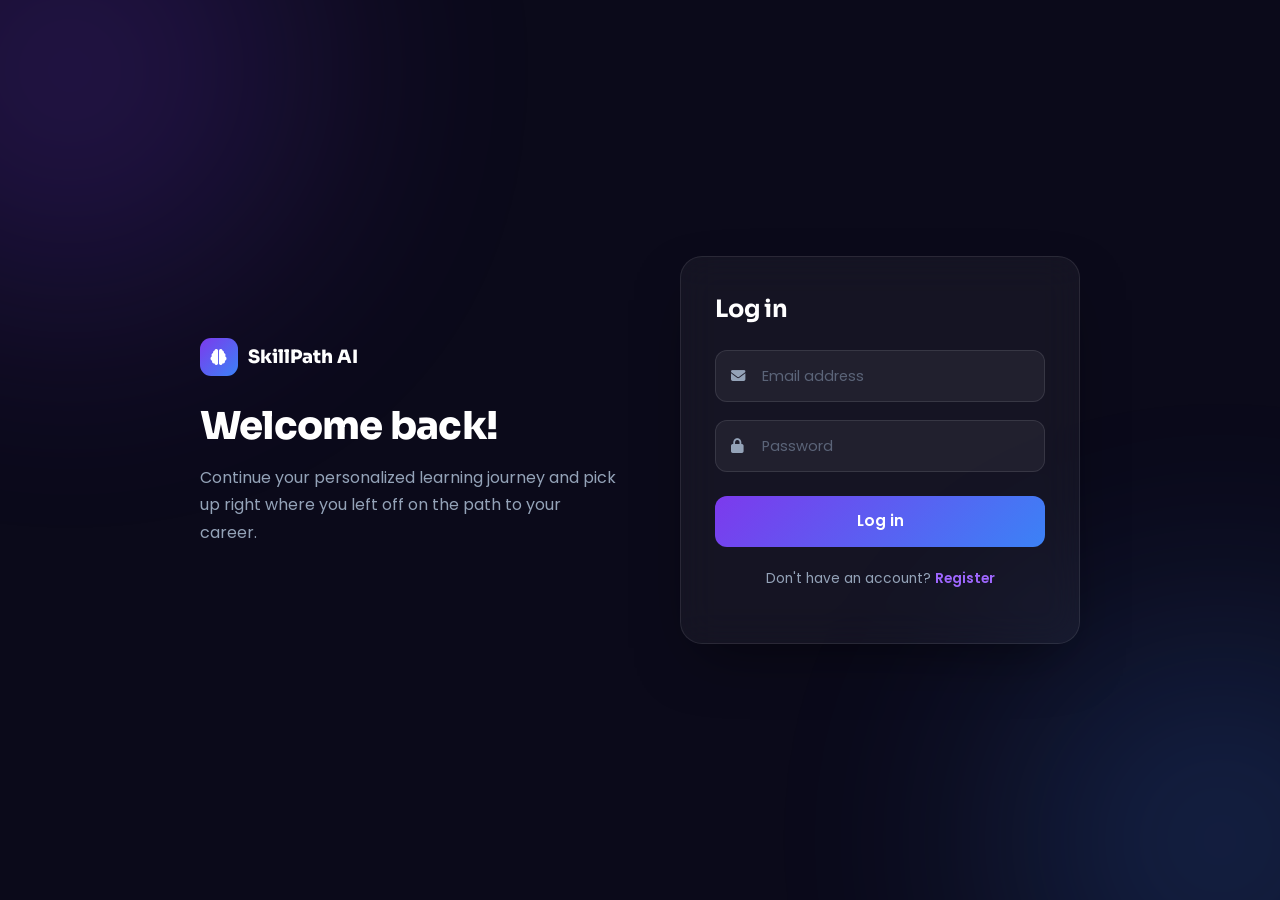
<file: frontend/login.html>
<!DOCTYPE html>
<html lang="en">
<head>
<meta charset="UTF-8">
<meta name="viewport" content="width=device-width, initial-scale=1.0">
<title>Login — SkillPath AI</title>
<link href="https://cdn.jsdelivr.net/npm/bootstrap@5.3.3/dist/css/bootstrap.min.css" rel="stylesheet">
<link href="https://fonts.googleapis.com/css2?family=Sora:wght@600;700;800&family=Poppins:wght@300;400;500;600;700&display=swap" rel="stylesheet">
<link rel="stylesheet" href="https://cdnjs.cloudflare.com/ajax/libs/font-awesome/6.5.2/css/all.min.css">
<style>
:root{
    --bg:#0B0A1A; --bg2:#13112A; --bg3:#1C1A3A;
    --primary:#7C3AED; --primary-light:#9F67FF; --secondary:#3B82F6;
    --accent:#F97316; --text:#FFFFFF; --muted:#94A3B8; --border:rgba(255,255,255,0.09);
}
*{margin:0;padding:0;box-sizing:border-box;}
body{background:var(--bg);color:var(--text);font-family:'Poppins',sans-serif;min-height:100vh;overflow-x:hidden;}
h1,h2{font-family:'Sora',sans-serif;}

.blob{position:fixed;border-radius:50%;filter:blur(130px);opacity:0.22;z-index:-1;pointer-events:none;}
.blob-1{width:460px;height:460px;background:#7C3AED;top:-160px;left:-160px;}
.blob-2{width:420px;height:420px;background:#3B82F6;bottom:-150px;right:-150px;animation:drift 10s ease-in-out infinite alternate;}
@keyframes drift{from{transform:translate(0,0);}to{transform:translate(-20px,-20px);}}

.auth-container{min-height:100vh;display:flex;align-items:center;justify-content:center;padding:24px;gap:60px;}
@media(max-width:900px){.auth-container{flex-direction:column;gap:32px;padding:32px 20px;}}

.auth-left{max-width:420px;}
@media(max-width:900px){.auth-left{text-align:center;}}
.brand{display:inline-flex;align-items:center;gap:10px;font-family:'Sora',sans-serif;font-weight:800;font-size:1.15rem;color:#fff;text-decoration:none;margin-bottom:28px;}
.brand i{width:38px;height:38px;border-radius:11px;background:linear-gradient(135deg,var(--primary),var(--secondary));display:flex;align-items:center;justify-content:center;font-size:1rem;}
.auth-left h1{font-size:2.4rem;font-weight:800;letter-spacing:-0.02em;line-height:1.15;margin-bottom:16px;}
.auth-left p{color:var(--muted);font-size:1rem;line-height:1.7;}
@media(max-width:900px){.auth-left h1{font-size:1.9rem;}}

.auth-card{width:400px;max-width:100%;background:rgba(255,255,255,0.045);backdrop-filter:blur(18px);border:1px solid var(--border);border-radius:22px;padding:38px 34px;box-shadow:0 24px 60px -20px rgba(0,0,0,0.5);animation:cardIn 0.5s ease both;}
@keyframes cardIn{from{opacity:0;transform:translateY(16px) scale(0.98);}to{opacity:1;transform:translateY(0) scale(1);}}
.auth-card h2{font-size:1.5rem;font-weight:700;margin-bottom:26px;letter-spacing:-0.01em;}

.input-group-custom{position:relative;margin-bottom:18px;}
.input-group-custom i{position:absolute;left:16px;top:50%;transform:translateY(-50%);color:var(--muted);font-size:0.9rem;transition:color 0.2s;}
.input-group-custom input{width:100%;padding:14px 16px 14px 46px;background:rgba(255,255,255,0.05);border:1.5px solid rgba(255,255,255,0.1);border-radius:12px;color:#fff;font-family:'Poppins',sans-serif;font-size:0.92rem;transition:border-color 0.2s,background 0.2s;}
.input-group-custom input::placeholder{color:#5B6478;}
.input-group-custom input:focus{outline:none;border-color:var(--primary);background:rgba(124,58,237,0.08);}
.input-group-custom input:focus + i,
.input-group-custom:focus-within i{color:var(--primary-light);}

.auth-btn{width:100%;padding:14px;background:linear-gradient(135deg,var(--primary),var(--secondary));border:none;border-radius:12px;color:#fff;font-family:'Poppins',sans-serif;font-size:0.95rem;font-weight:600;cursor:pointer;margin-top:6px;transition:transform 0.2s,box-shadow 0.2s;}
.auth-btn:hover{transform:translateY(-2px);box-shadow:0 12px 30px -10px rgba(124,58,237,0.6);}
.auth-btn:disabled{opacity:0.65;cursor:not-allowed;transform:none;box-shadow:none;}

.bottom-text{text-align:center;color:var(--muted);font-size:0.86rem;margin-top:22px;}
.bottom-text a{color:var(--primary-light);font-weight:600;text-decoration:none;}
.bottom-text a:hover{text-decoration:underline;}

#errorBox{display:none;color:#FCA5A5;background:rgba(239,68,68,0.12);border:1px solid rgba(239,68,68,0.35);border-radius:10px;padding:11px 15px;margin-bottom:18px;font-size:0.84rem;line-height:1.5;}
</style>
</head>
<body>

<div class="blob blob-1"></div>
<div class="blob blob-2"></div>

<div class="auth-container">

    <div class="auth-left">
        <a href="index.html" class="brand"><i class="fa-solid fa-brain"></i> SkillPath AI</a>
        <h1>Welcome back!</h1>
        <p>Continue your personalized learning journey and pick up right where you left off on the path to your career.</p>
    </div>

    <div class="auth-right">
        <div class="auth-card">
            <h2>Log in</h2>

            <div id="errorBox"></div>

            <form id="loginForm">
                <div class="input-group-custom">
                    <i class="fa-solid fa-envelope"></i>
                    <input type="email" id="email" placeholder="Email address" required autocomplete="email">
                </div>
                <div class="input-group-custom">
                    <i class="fa-solid fa-lock"></i>
                    <input type="password" id="password" placeholder="Password" required autocomplete="current-password">
                </div>
                <button type="submit" class="auth-btn" id="loginBtn">Log in</button>
            </form>

            <p class="bottom-text">Don't have an account? <a href="register.html">Register</a></p>
        </div>
    </div>

</div>

<script>
const API_BASE = "http://127.0.0.1:5000";
document.getElementById("loginForm").addEventListener("submit", async function(e) {
    e.preventDefault();

    const email    = document.getElementById("email").value.trim();
    const password = document.getElementById("password").value.trim();
    const btn      = document.getElementById("loginBtn");
    const errorBox = document.getElementById("errorBox");

    errorBox.style.display = "none";
    errorBox.textContent   = "";
    btn.disabled    = true;
    btn.textContent = "Logging in...";

    try {
        const response = await fetch(API_BASE + "/login", {
            method: "POST",
            headers: { "Content-Type": "application/json" },
            body: JSON.stringify({ email, password })
        });
        const data = await response.json();

        if (response.ok) {
            localStorage.setItem("currentUser", JSON.stringify({
                id: data.user_id, name: data.name, email, has_profile: data.has_profile
            }));
            window.location.href = data.has_profile ? "dashboard.html" : "profile.html";
        } else {
            errorBox.textContent   = data.message || "Invalid email or password.";
            errorBox.style.display = "block";
            btn.disabled    = false;
            btn.textContent = "Log in";
        }
    } catch (err) {
        errorBox.textContent   = "Cannot connect to server. Make sure Flask is running.";
        errorBox.style.display = "block";
        btn.disabled    = false;
        btn.textContent = "Log in";
        console.error(err);
    }
});
</script>

</body>
</html>
</file>
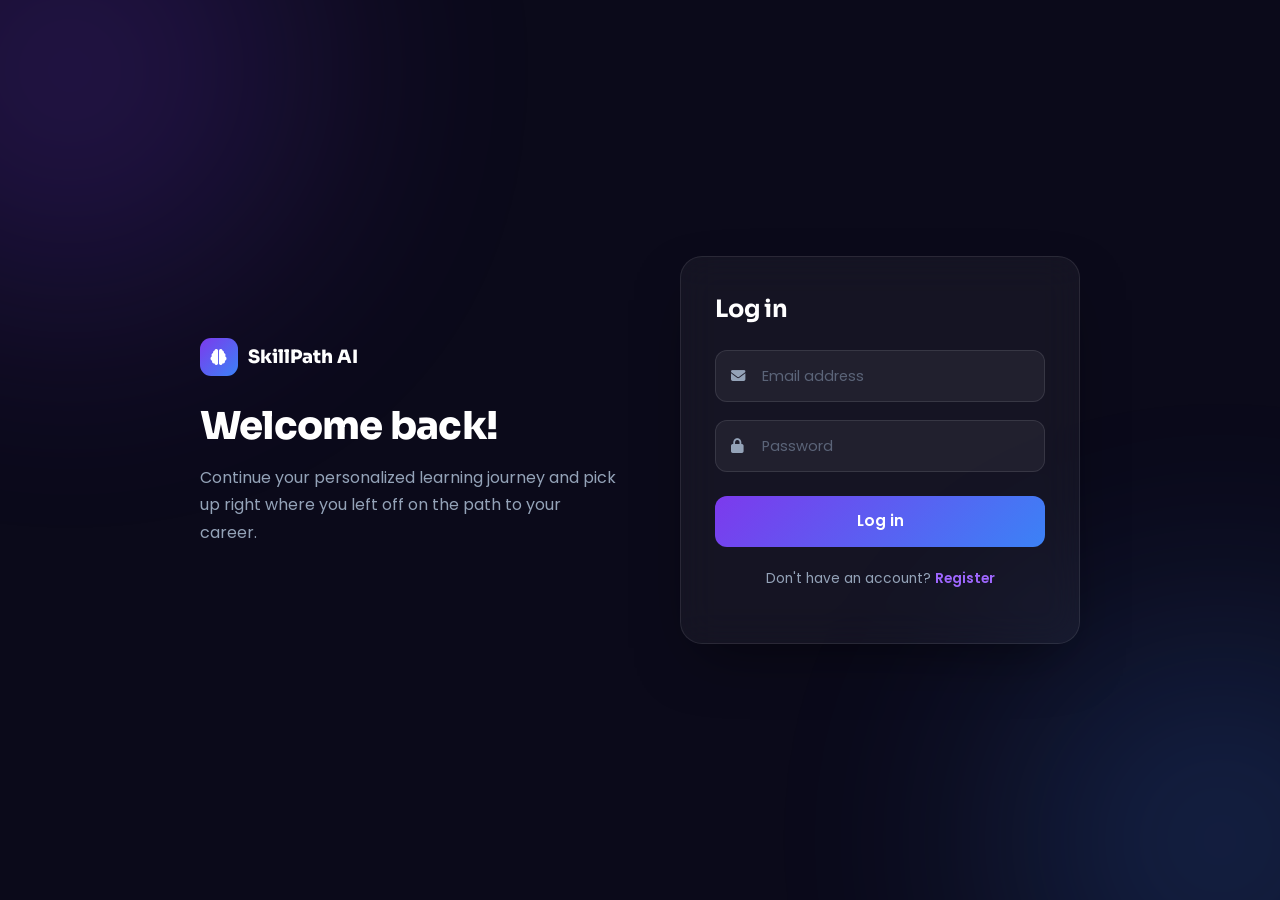
<file: frontend/profile.html>
<!DOCTYPE html>
<html lang="en">
<head>
    <meta charset="UTF-8">
    <meta name="viewport" content="width=device-width, initial-scale=1.0">
    <title>Your Profile — SkillPath AI</title>
    <link href="https://cdn.jsdelivr.net/npm/bootstrap@5.3.3/dist/css/bootstrap.min.css" rel="stylesheet">
    <link href="https://fonts.googleapis.com/css2?family=Poppins:wght@300;400;500;600;700;800&display=swap" rel="stylesheet">
    <link rel="stylesheet" href="https://cdnjs.cloudflare.com/ajax/libs/font-awesome/6.5.2/css/all.min.css">
    <style>
        :root { --primary:#7C3AED; --secondary:#3B82F6; --accent:#F97316; --green:#10B981; --border:rgba(255,255,255,0.08); --muted:#94A3B8; }
        * { margin:0; padding:0; box-sizing:border-box; font-family:'Poppins',sans-serif; }
        body { min-height:100vh; background: radial-gradient(circle at top left,rgba(124,58,237,0.2),transparent 35%), radial-gradient(circle at bottom right,rgba(59,130,246,0.15),transparent 35%), linear-gradient(135deg,#0B0A1A,#13112A,#1C1A3A); color:#fff; padding:30px 20px 60px; }
        .blob{position:fixed;border-radius:50%;filter:blur(120px);opacity:0.15;z-index:-1;}
        .blob-1{width:400px;height:400px;background:#7C3AED;top:-150px;left:-150px;}
        .blob-2{width:400px;height:400px;background:#3B82F6;bottom:-150px;right:-150px;}
        .top-nav{display:flex;justify-content:space-between;align-items:center;max-width:900px;margin:0 auto 28px;}
        .logo{font-size:1.3rem;font-weight:700;display:flex;align-items:center;gap:8px;}
        .brain{width:36px;height:36px;border-radius:10px;background:linear-gradient(135deg,var(--primary),var(--secondary));display:flex;align-items:center;justify-content:center;}
        .progress-steps{display:flex;align-items:center;justify-content:center;max-width:500px;margin:0 auto 36px;}
        .ps-item{display:flex;flex-direction:column;align-items:center;gap:6px;flex:1;}
        .ps-circle{width:36px;height:36px;border-radius:50%;display:flex;align-items:center;justify-content:center;font-size:0.8rem;font-weight:700;background:rgba(255,255,255,0.08);border:2px solid rgba(255,255,255,0.1);color:var(--muted);}
        .ps-circle.done{background:var(--green);border-color:var(--green);color:#fff;}
        .ps-circle.active{background:var(--primary);border-color:var(--primary);color:#fff;}
        .ps-label{font-size:0.68rem;color:var(--muted);}
        .ps-label.active{color:#fff;}
        .ps-line{flex:1;height:2px;background:rgba(255,255,255,0.08);margin-top:-22px;}
        .ps-line.done{background:var(--green);}
        .layout{max-width:900px;margin:0 auto;display:grid;grid-template-columns:1fr 2fr;gap:24px;}
        @media(max-width:768px){.layout{grid-template-columns:1fr;}}
        .left-panel{background:rgba(255,255,255,0.05);border:1px solid var(--border);border-radius:20px;padding:28px;display:flex;flex-direction:column;align-items:center;text-align:center;gap:16px;height:fit-content;}
        .avatar{width:90px;height:90px;border-radius:50%;background:linear-gradient(135deg,var(--primary),var(--secondary));display:flex;align-items:center;justify-content:center;font-size:2.2rem;font-weight:700;}
        .disp-name{font-size:1.1rem;font-weight:700;}
        .disp-email{font-size:0.78rem;color:var(--muted);}
        .disp-college{font-size:0.8rem;color:var(--muted);background:rgba(255,255,255,0.05);border:1px solid var(--border);border-radius:20px;padding:5px 14px;}
        .pc-wrap{width:100%;}
        .pc-top{display:flex;justify-content:space-between;font-size:0.78rem;margin-bottom:6px;color:var(--muted);}
        .pc-top span:last-child{color:var(--green);font-weight:600;}
        .pc-track{height:6px;border-radius:6px;background:rgba(255,255,255,0.08);overflow:hidden;}
        .pc-fill{height:100%;border-radius:6px;background:linear-gradient(90deg,var(--primary),var(--green));transition:width 0.5s;}
        .qs-row{width:100%;display:flex;justify-content:space-between;align-items:center;font-size:0.8rem;padding:8px 12px;background:rgba(255,255,255,0.04);border:1px solid var(--border);border-radius:10px;}
        .qs-label{color:var(--muted);}
        .qs-val{font-weight:600;color:var(--accent);}
        .form-panel{display:flex;flex-direction:column;gap:20px;}
        .fsec{background:rgba(255,255,255,0.05);border:1px solid var(--border);border-radius:20px;padding:24px;}
        .fsec h4{font-size:0.95rem;font-weight:600;margin-bottom:18px;display:flex;align-items:center;gap:10px;}
        .sec-icon{width:32px;height:32px;border-radius:8px;display:flex;align-items:center;justify-content:center;font-size:0.9rem;}
        .si-purple{background:rgba(124,58,237,0.2);color:#A78BFA;}
        .si-blue{background:rgba(59,130,246,0.2);color:#60A5FA;}
        .si-green{background:rgba(16,185,129,0.2);color:#34D399;}
        .si-orange{background:rgba(249,115,22,0.2);color:#FB923C;}
        .field-row{display:grid;grid-template-columns:1fr 1fr;gap:14px;}
        @media(max-width:580px){.field-row{grid-template-columns:1fr;}}
        .fg{margin-bottom:0;}
        .fg label{display:block;font-size:0.78rem;font-weight:600;color:var(--muted);margin-bottom:7px;text-transform:uppercase;letter-spacing:0.04em;}
        .fg label .req{color:var(--accent);}
        .fg input,.fg select,.fg textarea{width:100%;padding:12px 14px;background:rgba(255,255,255,0.06);border:1.5px solid rgba(255,255,255,0.1);border-radius:10px;color:#fff;font-family:'Poppins',sans-serif;font-size:0.88rem;transition:border-color 0.2s;}
        .fg input:focus,.fg select:focus,.fg textarea:focus{outline:none;border-color:var(--primary);background:rgba(124,58,237,0.08);}
        .fg input::placeholder,.fg textarea::placeholder{color:#3D4A5E;}
        .fg select option{background:#1C1A3A;}
        .skill-grid{display:flex;flex-wrap:wrap;gap:8px;margin-top:4px;}
        .stag{padding:7px 14px;border-radius:20px;font-size:0.8rem;font-weight:500;cursor:pointer;user-select:none;background:rgba(255,255,255,0.05);border:1px solid rgba(255,255,255,0.1);color:var(--muted);transition:all 0.15s;}
        .stag:hover{border-color:var(--primary);color:#fff;}
        .stag.sel{background:rgba(124,58,237,0.25);border-color:var(--primary);color:#C4B5FD;font-weight:600;}
        .course-grid{display:grid;grid-template-columns:1fr 1fr;gap:10px;}
        @media(max-width:580px){.course-grid{grid-template-columns:1fr;}}
        .ccard{padding:12px 14px;background:rgba(255,255,255,0.04);border:1px solid rgba(255,255,255,0.08);border-radius:12px;cursor:pointer;transition:all 0.15s;}
        .ccard:hover{border-color:var(--secondary);}
        .ccard.sel{background:rgba(59,130,246,0.12);border-color:var(--secondary);}
        .cc-title{font-size:0.82rem;font-weight:600;margin-bottom:3px;}
        .cc-meta{font-size:0.72rem;color:var(--muted);}
        .cc-tag{display:inline-block;margin-top:6px;padding:2px 8px;border-radius:20px;font-size:0.68rem;font-weight:700;}
        .tag-free{background:rgba(16,185,129,0.2);color:#34D399;}
        .tag-cert{background:rgba(249,115,22,0.2);color:#FB923C;}
        .tag-nsqf{background:rgba(124,58,237,0.2);color:#A78BFA;}
        .alert-box{display:none;padding:12px 16px;border-radius:10px;font-size:0.85rem;margin-bottom:4px;}
        .alert-error{background:rgba(239,68,68,0.15);border:1px solid rgba(239,68,68,0.3);color:#F87171;}
        .alert-success{background:rgba(16,185,129,0.15);border:1px solid rgba(16,185,129,0.3);color:#6EE7B7;}
        .btn-save{width:100%;padding:15px;background:linear-gradient(135deg,var(--primary),var(--secondary));border:none;border-radius:12px;color:#fff;font-family:'Poppins',sans-serif;font-size:1rem;font-weight:600;cursor:pointer;transition:transform 0.2s,box-shadow 0.2s;}
        .btn-save:hover{transform:translateY(-2px);box-shadow:0 12px 30px rgba(124,58,237,0.4);}
        .btn-save:disabled{opacity:0.6;cursor:not-allowed;transform:none;}
    </style>
</head>
<body>
<div class="blob blob-1"></div>
<div class="blob blob-2"></div>

<div class="top-nav">
    <div class="logo"><div class="brain"><i class="fa-solid fa-brain"></i></div> SkillPath <span style="color:#9F67FF;">AI</span></div>
    <div style="font-size:0.82rem;color:var(--muted);">Step <span style="color:var(--accent);font-weight:600;">2</span> of 4 — Build Your Profile</div>
</div>

<div class="progress-steps">
    <div class="ps-item"><div class="ps-circle done"><i class="fa-solid fa-check"></i></div><div class="ps-label">Account</div></div>
    <div class="ps-line done"></div>
    <div class="ps-item"><div class="ps-circle active">2</div><div class="ps-label active">Profile</div></div>
    <div class="ps-line"></div>
    <div class="ps-item"><div class="ps-circle">3</div><div class="ps-label">Assessment</div></div>
    <div class="ps-line"></div>
    <div class="ps-item"><div class="ps-circle">4</div><div class="ps-label">Dashboard</div></div>
</div>

<div class="layout">
    <div class="left-panel">
        <div class="avatar" id="avatarEl">?</div>
        <div class="disp-name"  id="dispName">Your Name</div>
        <div class="disp-email" id="dispEmail">your@email.com</div>
        <div class="disp-college" id="dispCollege">College Name</div>
        <div class="pc-wrap">
            <div class="pc-top"><span>Profile Completion</span><span id="pcPct">0%</span></div>
            <div class="pc-track"><div class="pc-fill" id="pcFill" style="width:0%;"></div></div>
        </div>
        <div class="qs-row"><span class="qs-label">Skills Selected</span><span class="qs-val" id="qsSkills">0</span></div>
        <div class="qs-row"><span class="qs-label">Courses Chosen</span><span class="qs-val" id="qsCourses">0</span></div>
        <div class="qs-row"><span class="qs-label">Career Goal</span><span class="qs-val" id="qsGoal">—</span></div>
    </div>

    <div class="form-panel">
        <div class="alert-box alert-error"   id="errorBox"></div>
        <div class="alert-box alert-success" id="successBox"></div>

        <form id="profileForm">
            <div class="fsec">
                <h4><div class="sec-icon si-purple"><i class="fa-solid fa-user"></i></div> Personal Information</h4>
                <div class="field-row" style="margin-bottom:14px;">
                    <div class="fg"><label>Full Name <span class="req">*</span></label><input type="text" id="name" placeholder="e.g. Sruthi B" required oninput="preview()"></div>
                    <div class="fg"><label>Email ID <span class="req">*</span></label><input type="email" id="email" placeholder="your@email.com" required oninput="preview()"></div>
                </div>
                <div class="field-row">
                    <div class="fg"><label>College / University <span class="req">*</span></label><input type="text" id="college" placeholder="e.g. Anna University" required oninput="preview()"></div>
                    <div class="fg"><label>Department <span class="req">*</span></label><input type="text" id="department" placeholder="e.g. CSE, IT, ECE" required></div>
                </div>
            </div>

            <div class="fsec">
                <h4><div class="sec-icon si-blue"><i class="fa-solid fa-graduation-cap"></i></div> Academic Background</h4>
                <div class="field-row" style="margin-bottom:14px;">
                    <div class="fg"><label>Education Level <span class="req">*</span></label>
                        <select id="education" required>
                            <option value="">— Select —</option>
                            <option>High School (10th)</option>
                            <option>Higher Secondary (12th)</option>
                            <option>Diploma</option>
                            <option>B.E / B.Tech</option>
                            <option>B.Sc / BCA / B.Com</option>
                            <option>M.E / M.Tech</option>
                            <option>MBA / MCA</option>
                        </select>
                    </div>
                    <div class="fg"><label>Preferred Language</label>
                        <select id="language">
                            <option>English</option><option>Tamil</option><option>Hindi</option><option>Telugu</option><option>Kannada</option>
                        </select>
                    </div>
                </div>
                <div class="fg"><label>Your Interests / Hobbies</label><textarea id="interests" rows="2" placeholder="e.g. Building apps, solving coding challenges, reading tech articles..."></textarea></div>
            </div>

            <div class="fsec">
                <h4><div class="sec-icon si-green"><i class="fa-solid fa-code"></i></div> Current Skills — tap to select</h4>
                <div class="skill-grid">
                    <span class="stag" onclick="toggleSkill(this)">Python</span>
                    <span class="stag" onclick="toggleSkill(this)">Java</span>
                    <span class="stag" onclick="toggleSkill(this)">JavaScript</span>
                    <span class="stag" onclick="toggleSkill(this)">HTML / CSS</span>
                    <span class="stag" onclick="toggleSkill(this)">SQL</span>
                    <span class="stag" onclick="toggleSkill(this)">C / C++</span>
                    <span class="stag" onclick="toggleSkill(this)">React</span>
                    <span class="stag" onclick="toggleSkill(this)">Node.js</span>
                    <span class="stag" onclick="toggleSkill(this)">Machine Learning</span>
                    <span class="stag" onclick="toggleSkill(this)">Data Analysis</span>
                    <span class="stag" onclick="toggleSkill(this)">Git</span>
                    <span class="stag" onclick="toggleSkill(this)">Excel</span>
                    <span class="stag" onclick="toggleSkill(this)">Power BI</span>
                    <span class="stag" onclick="toggleSkill(this)">Figma / UI Design</span>
                    <span class="stag" onclick="toggleSkill(this)">Communication</span>
                    <span class="stag" onclick="toggleSkill(this)">Problem Solving</span>
                    <span class="stag" onclick="toggleSkill(this)">Cloud Basics</span>
                    <span class="stag" onclick="toggleSkill(this)">Cybersecurity Basics</span>
                </div>
            </div>

            <div class="fsec">
                <h4><div class="sec-icon si-orange"><i class="fa-solid fa-bullseye"></i></div> Career Goal & Learning Preferences</h4>
                <div class="field-row" style="margin-bottom:16px;">
                    <div class="fg"><label>Target Career Goal <span class="req">*</span></label>
                        <select id="careerGoal" required onchange="preview()">
                            <option value="">— Select your goal —</option>
                            <option>Backend Developer</option><option>Frontend Developer</option>
                            <option>Full Stack Developer</option><option>Data Analyst</option>
                            <option>Data Scientist</option><option>AI / ML Engineer</option>
                            <option>Mobile App Developer</option><option>Cloud Engineer</option>
                            <option>Cybersecurity Analyst</option><option>UI/UX Designer</option>
                        </select>
                    </div>
                    <div class="fg"><label>What do you want to learn?</label><input type="text" id="wantToLearn" placeholder="e.g. Build real-world projects..."></div>
                </div>
                <label style="font-size:0.78rem;font-weight:600;color:var(--muted);text-transform:uppercase;letter-spacing:0.04em;display:block;margin-bottom:10px;">Suggested Courses — pick what interests you</label>
                <div class="course-grid">
                    <div class="ccard" onclick="toggleCourse(this)" data-course="Python for Beginners"><div class="cc-title">Python for Beginners</div><div class="cc-meta">freeCodeCamp · 4 weeks</div><span class="cc-tag tag-free">Free</span></div>
                    <div class="ccard" onclick="toggleCourse(this)" data-course="Web Development Bootcamp"><div class="cc-title">Web Development Bootcamp</div><div class="cc-meta">The Odin Project · 8 weeks</div><span class="cc-tag tag-free">Free</span></div>
                    <div class="ccard" onclick="toggleCourse(this)" data-course="Machine Learning by Andrew Ng"><div class="cc-title">Machine Learning</div><div class="cc-meta">Andrew Ng · Coursera · 8 weeks</div><span class="cc-tag tag-cert">Certificate</span></div>
                    <div class="ccard" onclick="toggleCourse(this)" data-course="Data Analysis with Python"><div class="cc-title">Data Analysis with Python</div><div class="cc-meta">IBM · Coursera · 5 weeks</div><span class="cc-tag tag-cert">Certificate</span></div>
                    <div class="ccard" onclick="toggleCourse(this)" data-course="Full Stack Development NSQF"><div class="cc-title">Full Stack Development</div><div class="cc-meta">Skill India · NSQF Level 5</div><span class="cc-tag tag-nsqf">NSQF</span></div>
                    <div class="ccard" onclick="toggleCourse(this)" data-course="Cloud Computing Fundamentals"><div class="cc-title">Cloud Computing</div><div class="cc-meta">Google Cloud · 3 weeks</div><span class="cc-tag tag-free">Free</span></div>
                </div>
            </div>

            <button type="submit" class="btn-save" id="saveBtn">
                <i class="fa-solid fa-arrow-right me-2"></i> Save Profile & Go to Dashboard
            </button>
        </form>
    </div>
</div>

<script>
const API_BASE = "http://127.0.0.1:5000";
const stored = localStorage.getItem("currentUser");
if (!stored) { window.location.href = "login.html"; }
const currentUser = JSON.parse(stored || "{}");

if (currentUser.name)  document.getElementById("name").value  = currentUser.name;
if (currentUser.email) document.getElementById("email").value = currentUser.email;
preview();

function preview() {
    const name    = document.getElementById("name").value.trim();
    const email   = document.getElementById("email").value.trim();
    const college = document.getElementById("college").value.trim();
    const goal    = document.getElementById("careerGoal").value;
    document.getElementById("avatarEl").textContent   = name ? name.charAt(0).toUpperCase() : "?";
    document.getElementById("dispName").textContent   = name    || "Your Name";
    document.getElementById("dispEmail").textContent  = email   || "your@email.com";
    document.getElementById("dispCollege").textContent= college || "College Name";
    document.getElementById("qsGoal").textContent     = goal    || "—";
    const filled = [name,email,college,goal].filter(f=>f).length;
    const skills = document.querySelectorAll(".stag.sel").length;
    const pct    = Math.round(((filled + (skills>0?1:0)) / 5) * 100);
    document.getElementById("pcPct").textContent  = pct + "%";
    document.getElementById("pcFill").style.width = pct + "%";
}

function toggleSkill(el) {
    el.classList.toggle("sel");
    document.getElementById("qsSkills").textContent = document.querySelectorAll(".stag.sel").length;
    preview();
}

function toggleCourse(el) {
    el.classList.toggle("sel");
    document.getElementById("qsCourses").textContent = document.querySelectorAll(".ccard.sel").length;
}

function showError(msg)   { const b=document.getElementById("errorBox");   b.textContent=msg; b.style.display="block"; document.getElementById("successBox").style.display="none"; window.scrollTo({top:0,behavior:"smooth"}); }
function showSuccess(msg) { const b=document.getElementById("successBox"); b.textContent=msg; b.style.display="block"; document.getElementById("errorBox").style.display="none"; }

document.getElementById("profileForm").addEventListener("submit", async function(e) {
    e.preventDefault();
    const name       = document.getElementById("name").value.trim();
    const email      = document.getElementById("email").value.trim();
    const college    = document.getElementById("college").value.trim();
    const department = document.getElementById("department").value.trim();
    const education  = document.getElementById("education").value;
    const language   = document.getElementById("language").value;
    const interests  = document.getElementById("interests").value.trim();
    const careerGoal = document.getElementById("careerGoal").value;
    const wantToLearn= document.getElementById("wantToLearn").value.trim();
    const skills     = Array.from(document.querySelectorAll(".stag.sel")).map(el=>el.textContent.trim());
    const courses    = Array.from(document.querySelectorAll(".ccard.sel")).map(el=>el.getAttribute("data-course"));
    const btn        = document.getElementById("saveBtn");

    if (!name||!email||!college||!department||!education||!careerGoal) { showError("Please fill in all required fields marked with *"); return; }
    if (skills.length === 0) { showError("Please select at least one skill."); return; }

    btn.disabled   = true;
    btn.innerHTML  = '<i class="fa-solid fa-spinner fa-spin me-2"></i> Saving...';

    // Save selected skills to localStorage for assessment page
    localStorage.setItem("profileSkills", JSON.stringify(skills));

    try {
        const res = await fetch(API_BASE + "/profile", {
            method:"POST", headers:{"Content-Type":"application/json"},
            body: JSON.stringify({ user_id:currentUser.id, name, email, college, department, education, language, interests, career_goal:careerGoal, want_to_learn:wantToLearn, skills, courses })
        });
        const data = await res.json();
        if (res.ok) {
            currentUser.name = name; currentUser.has_profile = true;
            localStorage.setItem("currentUser", JSON.stringify(currentUser));
            showSuccess("Profile saved! Taking you to dashboard...");
            // ✅ Goes to DASHBOARD not assessment
            setTimeout(() => { window.location.href = "dashboard.html"; }, 1500);
        } else {
            showError(data.message || "Failed to save. Try again.");
            btn.disabled  = false;
            btn.innerHTML = '<i class="fa-solid fa-arrow-right me-2"></i> Save Profile & Go to Dashboard';
        }
    } catch(err) {
        // Even if backend fails, save locally and go to dashboard
        currentUser.name = name; currentUser.has_profile = true;
        localStorage.setItem("currentUser", JSON.stringify(currentUser));
        showSuccess("Profile saved locally! Going to dashboard...");
        setTimeout(() => { window.location.href = "dashboard.html"; }, 1500);
    }
});
</script>
</body>
</html>
</file>
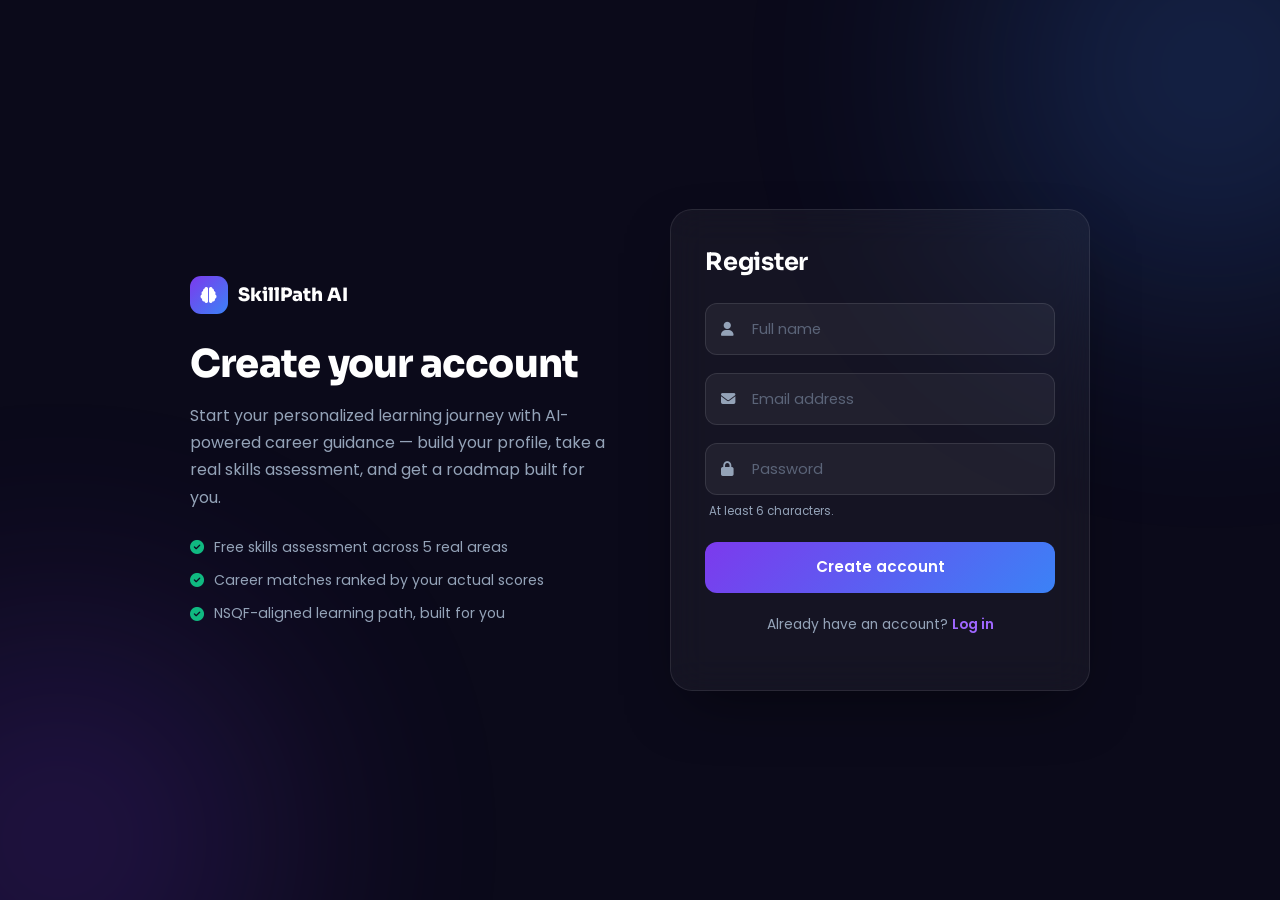
<file: frontend/register.html>
<!DOCTYPE html>
<html lang="en">
<head>
<meta charset="UTF-8">
<meta name="viewport" content="width=device-width, initial-scale=1.0">
<title>Register — SkillPath AI</title>
<link href="https://cdn.jsdelivr.net/npm/bootstrap@5.3.3/dist/css/bootstrap.min.css" rel="stylesheet">
<link href="https://fonts.googleapis.com/css2?family=Sora:wght@600;700;800&family=Poppins:wght@300;400;500;600;700&display=swap" rel="stylesheet">
<link rel="stylesheet" href="https://cdnjs.cloudflare.com/ajax/libs/font-awesome/6.5.2/css/all.min.css">
<style>
:root{
    --bg:#0B0A1A; --bg2:#13112A; --bg3:#1C1A3A;
    --primary:#7C3AED; --primary-light:#9F67FF; --secondary:#3B82F6;
    --accent:#F97316; --text:#FFFFFF; --muted:#94A3B8; --border:rgba(255,255,255,0.09);
}
*{margin:0;padding:0;box-sizing:border-box;}
body{background:var(--bg);color:var(--text);font-family:'Poppins',sans-serif;min-height:100vh;overflow-x:hidden;}
h1,h2{font-family:'Sora',sans-serif;}

.blob{position:fixed;border-radius:50%;filter:blur(130px);opacity:0.22;z-index:-1;pointer-events:none;}
.blob-1{width:460px;height:460px;background:#3B82F6;top:-160px;right:-160px;}
.blob-2{width:420px;height:420px;background:#7C3AED;bottom:-150px;left:-150px;animation:drift 10s ease-in-out infinite alternate;}
@keyframes drift{from{transform:translate(0,0);}to{transform:translate(20px,-20px);}}

.auth-container{min-height:100vh;display:flex;align-items:center;justify-content:center;padding:24px;gap:60px;}
@media(max-width:900px){.auth-container{flex-direction:column-reverse;gap:32px;padding:32px 20px;}}

.auth-left{max-width:420px;}
@media(max-width:900px){.auth-left{text-align:center;}}
.brand{display:inline-flex;align-items:center;gap:10px;font-family:'Sora',sans-serif;font-weight:800;font-size:1.15rem;color:#fff;text-decoration:none;margin-bottom:28px;}
.brand i{width:38px;height:38px;border-radius:11px;background:linear-gradient(135deg,var(--primary),var(--secondary));display:flex;align-items:center;justify-content:center;font-size:1rem;}
.auth-left h1{font-size:2.4rem;font-weight:800;letter-spacing:-0.02em;line-height:1.15;margin-bottom:16px;}
.auth-left p{color:var(--muted);font-size:1rem;line-height:1.7;}
@media(max-width:900px){.auth-left h1{font-size:1.9rem;}}

.perks{margin-top:26px;display:flex;flex-direction:column;gap:12px;}
@media(max-width:900px){.perks{align-items:center;}}
.perk{display:flex;align-items:center;gap:10px;color:var(--muted);font-size:0.88rem;}
.perk i{color:var(--green,#10B981);}

.auth-card{width:420px;max-width:100%;background:rgba(255,255,255,0.045);backdrop-filter:blur(18px);border:1px solid var(--border);border-radius:22px;padding:38px 34px;box-shadow:0 24px 60px -20px rgba(0,0,0,0.5);animation:cardIn 0.5s ease both;}
@keyframes cardIn{from{opacity:0;transform:translateY(16px) scale(0.98);}to{opacity:1;transform:translateY(0) scale(1);}}
.auth-card h2{font-size:1.5rem;font-weight:700;margin-bottom:26px;letter-spacing:-0.01em;}

.input-group-custom{position:relative;margin-bottom:18px;}
.input-group-custom i{position:absolute;left:16px;top:50%;transform:translateY(-50%);color:var(--muted);font-size:0.9rem;transition:color 0.2s;}
.input-group-custom input{width:100%;padding:14px 16px 14px 46px;background:rgba(255,255,255,0.05);border:1.5px solid rgba(255,255,255,0.1);border-radius:12px;color:#fff;font-family:'Poppins',sans-serif;font-size:0.92rem;transition:border-color 0.2s,background 0.2s;}
.input-group-custom input::placeholder{color:#5B6478;}
.input-group-custom input:focus{outline:none;border-color:var(--primary);background:rgba(124,58,237,0.08);}
.input-group-custom:focus-within i{color:var(--primary-light);}

.pw-hint{font-size:0.72rem;color:var(--muted);margin:-10px 0 16px 4px;}

.auth-btn{width:100%;padding:14px;background:linear-gradient(135deg,var(--primary),var(--secondary));border:none;border-radius:12px;color:#fff;font-family:'Poppins',sans-serif;font-size:0.95rem;font-weight:600;cursor:pointer;margin-top:6px;transition:transform 0.2s,box-shadow 0.2s;}
.auth-btn:hover{transform:translateY(-2px);box-shadow:0 12px 30px -10px rgba(124,58,237,0.6);}
.auth-btn:disabled{opacity:0.65;cursor:not-allowed;transform:none;box-shadow:none;}

.bottom-text{text-align:center;color:var(--muted);font-size:0.86rem;margin-top:22px;}
.bottom-text a{color:var(--primary-light);font-weight:600;text-decoration:none;}
.bottom-text a:hover{text-decoration:underline;}

#errorBox{display:none;color:#FCA5A5;background:rgba(239,68,68,0.12);border:1px solid rgba(239,68,68,0.35);border-radius:10px;padding:11px 15px;margin-bottom:18px;font-size:0.84rem;line-height:1.5;}
#successBox{display:none;color:#6EE7B7;background:rgba(16,185,129,0.12);border:1px solid rgba(16,185,129,0.35);border-radius:10px;padding:11px 15px;margin-bottom:18px;font-size:0.84rem;line-height:1.5;}
</style>
</head>
<body>

<div class="blob blob-1"></div>
<div class="blob blob-2"></div>

<div class="auth-container">

    <div class="auth-left">
        <a href="index.html" class="brand"><i class="fa-solid fa-brain"></i> SkillPath AI</a>
        <h1>Create your account</h1>
        <p>Start your personalized learning journey with AI-powered career guidance — build your profile, take a real skills assessment, and get a roadmap built for you.</p>
        <div class="perks">
            <div class="perk"><i class="fa-solid fa-circle-check"></i> Free skills assessment across 5 real areas</div>
            <div class="perk"><i class="fa-solid fa-circle-check"></i> Career matches ranked by your actual scores</div>
            <div class="perk"><i class="fa-solid fa-circle-check"></i> NSQF-aligned learning path, built for you</div>
        </div>
    </div>

    <div class="auth-right">
        <div class="auth-card">
            <h2>Register</h2>

            <div id="errorBox"></div>
            <div id="successBox"></div>

            <form id="registerForm">
                <div class="input-group-custom">
                    <i class="fa-solid fa-user"></i>
                    <input type="text" id="name" placeholder="Full name" required autocomplete="name">
                </div>
                <div class="input-group-custom">
                    <i class="fa-solid fa-envelope"></i>
                    <input type="email" id="email" placeholder="Email address" required autocomplete="email">
                </div>
                <div class="input-group-custom">
                    <i class="fa-solid fa-lock"></i>
                    <input type="password" id="password" placeholder="Password" required autocomplete="new-password" minlength="6">
                </div>
                <p class="pw-hint">At least 6 characters.</p>
                <button type="submit" class="auth-btn" id="registerBtn">Create account</button>
            </form>

            <p class="bottom-text">Already have an account? <a href="login.html">Log in</a></p>
        </div>
    </div>

</div>

<script>
// Registration logic lives directly here — the previously-referenced
// js/api.js and js/register.js files don't exist, so this inlines the
// same request/response pattern login.html already uses.
const API_BASE = "http://127.0.0.1:5000";

document.getElementById("registerForm").addEventListener("submit", async function(e) {
    e.preventDefault();

    const name     = document.getElementById("name").value.trim();
    const email    = document.getElementById("email").value.trim();
    const password = document.getElementById("password").value.trim();
    const btn         = document.getElementById("registerBtn");
    const errorBox    = document.getElementById("errorBox");
    const successBox  = document.getElementById("successBox");

    errorBox.style.display   = "none";
    successBox.style.display = "none";

    if (password.length < 6) {
        errorBox.textContent   = "Password must be at least 6 characters.";
        errorBox.style.display = "block";
        return;
    }

    btn.disabled    = true;
    btn.textContent = "Creating account...";

    try {
        const response = await fetch(API_BASE + "/register", {
            method: "POST",
            headers: { "Content-Type": "application/json" },
            body: JSON.stringify({ name, email, password })
        });
        const data = await response.json();

        if (response.ok) {
            localStorage.setItem("currentUser", JSON.stringify({
                id: data.user_id, name, email, has_profile: false
            }));
            successBox.textContent   = "Account created! Taking you to your profile...";
            successBox.style.display = "block";
            setTimeout(() => { window.location.href = "profile.html"; }, 1200);
        } else {
            errorBox.textContent   = data.message || "Could not create account. Try a different email.";
            errorBox.style.display = "block";
            btn.disabled    = false;
            btn.textContent = "Create account";
        }
    } catch (err) {
        errorBox.textContent   = "Cannot connect to server. Make sure Flask is running.";
        errorBox.style.display = "block";
        btn.disabled    = false;
        btn.textContent = "Create account";
        console.error(err);
    }
});
</script>

</body>
</html>
</file>
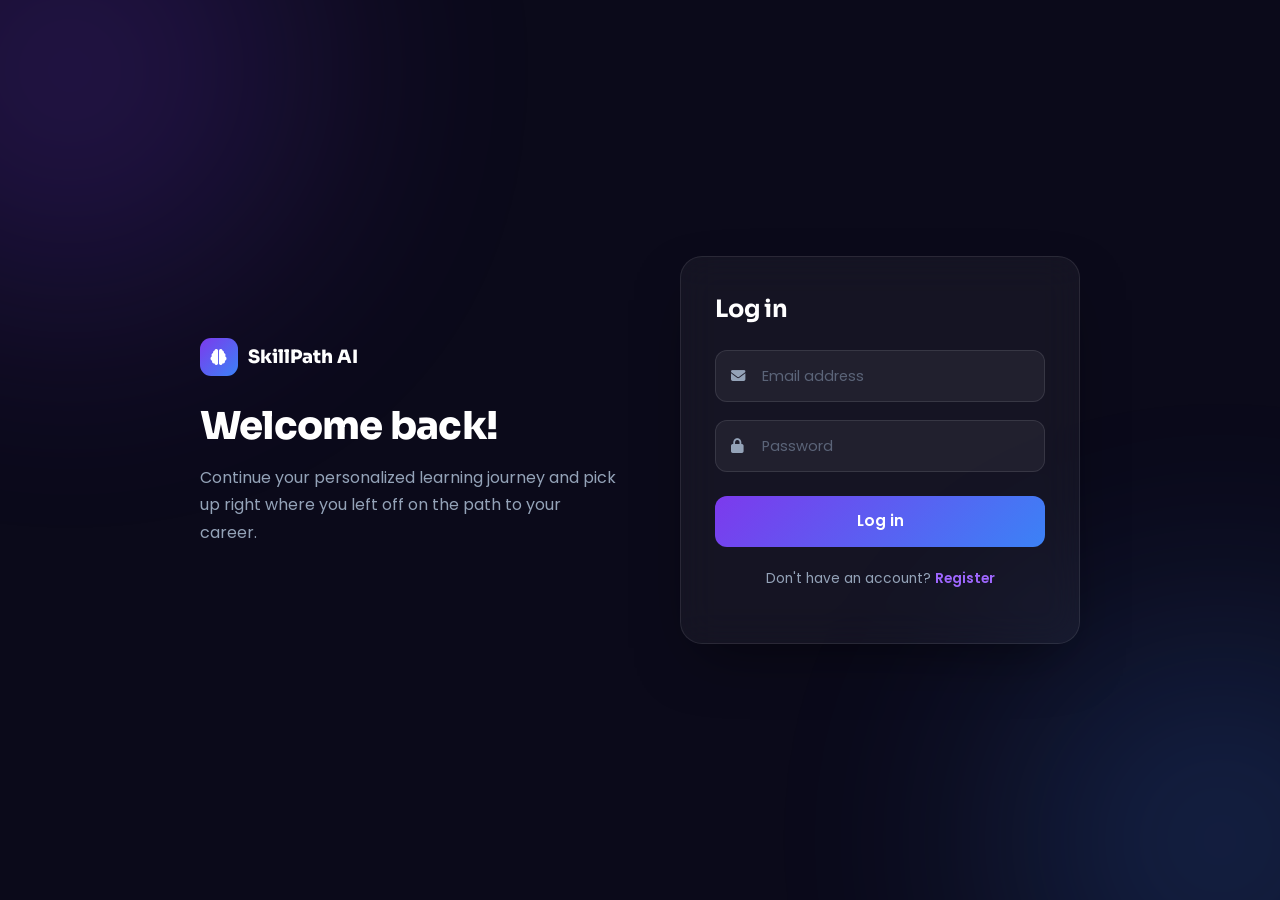
<file: frontend/result.html>
<!DOCTYPE html>
<html lang="en">

<head>

    <meta charset="UTF-8">
    <meta name="viewport" content="width=device-width, initial-scale=1.0">

    <title>Assessment Result - SkillPath AI</title>

    <link href="https://cdn.jsdelivr.net/npm/bootstrap@5.3.3/dist/css/bootstrap.min.css" rel="stylesheet">

    <link rel="stylesheet" href="css/main.css">

</head>

<body>

    <div class="blob blob-1"></div>
    <div class="blob blob-2"></div>

    <div class="container py-5">

        <div class="profile-card">

            <h1 class="text-center mb-4">
                Your Personalized Learning Path
            </h1>

            <div class="text-center mb-5">

                <h3>Your Score</h3>

                <h2 id="userScore" class="display-4 mb-4">0</h2>

                <h3>
                    Recommended Career:
                    <span id="careerPath"></span>
                </h3>

            </div>

            <div class="mb-5">

                <h4>Recommended Skills</h4>

                <div id="skillRecommendations"></div>

            </div>

            <div>

                <h4>Learning Roadmap</h4>

                <ul
                    id="learningRoadmap"
                    class="list-group">
                </ul>

            </div>

        </div>

    </div>

    <script src="js/result.js"></script>

</body>

</html>
</file>
<file: frontend/css/main.css>
/* ==========================================================================
   SKILLPATH AI THEME - MASTER STYLESHEET WITH GLOWING BORDERS
   ========================================================================== */

:root {
    --primary: #7C3AED;
    --secondary: #22D3EE;

    --bg-dark: #050816;
    --bg-medium: #0B1120;
    --bg-light: #111827;

    --card-bg: rgba(17, 24, 39, 0.75);
    --card-hover: rgba(30, 41, 59, 0.9);

    --border: rgba(255, 255, 255, 0.08);

    --text-white: #F8FAFC;
    --text-light: #94A3B8;

    --success: #22C55E;
    --warning: #F59E0B;
    --danger: #EF4444;

    --shadow: 0 10px 30px rgba(0, 0, 0, 0.35);
    --glow: 0 0 25px rgba(124, 58, 237, 0.25);

    --radius: 24px;
}

/* =========================
   RESET & BASE
========================= */
* {
    margin: 0;
    padding: 0;
    box-sizing: border-box;
    font-family: 'Poppins', sans-serif;
}

html {
    scroll-behavior: smooth;
}

body {
    min-height: 100vh;
    overflow-x: hidden;
    color: var(--text-white);
    background:
        radial-gradient(circle at top left, rgba(124, 58, 237, 0.18), transparent 35%),
        radial-gradient(circle at bottom right, rgba(34, 211, 238, 0.12), transparent 35%),
        linear-gradient(135deg, var(--bg-dark), var(--bg-medium), var(--bg-light));
}

/* =========================
   SCROLLBAR
========================= */
::-webkit-scrollbar {
    width: 8px;
}

::-webkit-scrollbar-track {
    background: var(--bg-dark);
}

::-webkit-scrollbar-thumb {
    background: linear-gradient(var(--primary), var(--secondary));
    border-radius: 20px;
}

/* =========================
   LINKS & BUTTONS
========================= */
a {
    text-decoration: none;
    color: inherit;
}

.btn-gradient,
.auth-btn {
    background: linear-gradient(135deg, var(--primary), var(--secondary));
    color: #fff;
    border: none;
    padding: 14px 32px;
    border-radius: 50px;
    font-weight: 600;
    transition: 0.3s ease;
}

.btn-gradient:hover,
.auth-btn:hover {
    transform: translateY(-4px);
    box-shadow: 0 12px 30px rgba(124, 58, 237, 0.4);
}

/* ==========================================================================
   CARDS & GLOWING BORDER EFFECT
   ========================================================================== */
.glass-card,
.auth-card,
.feature-card,
.dashboard-card,
.profile-card,
.assessment-card,
.result-card,
.welcome-card,
.step-card,
.stat-card,
.career-card,
.cta-card {
    background: var(--card-bg);
    border: 1px solid var(--border);
    backdrop-filter: blur(18px);
    border-radius: var(--radius);
    box-shadow: var(--shadow);
    
    /* Ensures layers elevate correctly above background gradient blobs */
    position: relative;
    z-index: 1; 
    
    /* Smooth transition for glowing properties */
    transition: transform 0.3s ease, border-color 0.3s ease, box-shadow 0.3s ease, background-color 0.3s ease;
}



/* =========================
   NAVBAR
========================= */
.navbar {
    padding: 20px 0;
    background: transparent;
}

.navbar-brand {
    color: var(--text-white) !important;
    font-size: 2rem;
    font-weight: 700;
}

.navbar-brand i {
    color: var(--secondary);
}

.logo-brain {
    background: linear-gradient(45deg, #8B5CF6, #22D3EE, #EC4899);
    -webkit-text-fill-color: transparent;
}

/* =========================
   HERO SECTION
========================= */
.hero-section {
    min-height: 100vh;
    display: flex;
    align-items: center;
    padding: 80px 0;
}

.hero-stats {
    display: flex;
    gap: 20px;
    margin-top: 40px;
    flex-wrap: wrap;
}

.hero-title {
    font-size: 4.5rem;
    font-weight: 800;
    line-height: 1.15;
}

.hero-subtitle {
    color: var(--text-light);
    font-size: 1.1rem;
    line-height: 1.8;
    max-width: 650px;
    margin: 30px 0;
}

/* =========================
   SECTION HEADINGS & BADGES
========================= */
.section-badge {
    display: inline-block;
    padding: 6px 16px;
    border-radius: 50px;
    background: rgba(34, 211, 238, 0.1);
    border: 1px solid rgba(34, 211, 238, 0.2);
    color: var(--secondary);
    font-size: 0.85rem;
    font-weight: 600;
    text-transform: uppercase;
    letter-spacing: 1px;
}

.section-title {
    font-size: 3rem;
    font-weight: 700;
}

.section-subtitle {
    color: var(--text-light);
    max-width: 700px;
    margin: auto;
}

/* =========================
   SPECIFIC COMPONENT SPACING
========================= */

/* Stat Cards */
.stat-card {
    flex: 1;
    min-width: 180px;
    padding: 25px;
    text-align: center;
}

.stat-card h3 {
    font-size: 2.2rem;
    font-weight: 700;
    color: #fff;
}

.stat-card p {
    color: var(--text-light);
    margin: 0;
}

/* Step Cards */
.step-card {
    padding: 35px 25px;
    height: 100%;
}

.step-number {
    position: absolute;
    top: 20px;
    right: 20px;
    font-size: 2.5rem;
    font-weight: 800;
    color: rgba(255, 255, 255, 0.04);
    line-height: 1;
}

.step-icon {
    font-size: 2.5rem;
    color: var(--secondary);
    margin-bottom: 20px;
}

.step-card h4 {
    color: #fff;
    margin-bottom: 12px;
}

.step-card p {
    color: var(--text-light);
    font-size: 0.95rem;
    margin: 0;
}

/* Feature Cards */
.feature-card {
    padding: 35px 30px;
    height: 100%;
}

.feature-img-wrap {
    margin-bottom: 20px;
}

.feature-img-wrap img {
    width: 50px;
    height: 50px;
}

.feature-icon {
    display: none; /* Icons8 images are used instead */
}

.feature-card h4 {
    font-size: 1.3rem;
    font-weight: 600;
    margin-bottom: 12px;
}

.feature-card p {
    color: var(--text-light);
    font-size: 0.95rem;
    margin-bottom: 20px;
}

.feature-tag {
    display: inline-block;
    font-size: 0.75rem;
    font-weight: 600;
    padding: 4px 12px;
    border-radius: 50px;
    background: rgba(124, 58, 237, 0.15);
    color: #E9D5FF;
    border: 1px solid rgba(124, 58, 237, 0.2);
}

/* Career Cards */
.career-card {
    padding: 35px 25px;
    height: 100%;
}

.career-icon {
    display: none; /* Icons8 images are used instead */
}

.career-card h4 {
    font-size: 1.3rem;
    font-weight: 600;
    margin-bottom: 8px;
}

.career-card p {
    color: var(--text-light);
    font-size: 0.9rem;
    margin-bottom: 15px;
}

.career-tags {
    display: flex;
    flex-wrap: wrap;
    gap: 8px;
}

.career-tags span {
    font-size: 0.75rem;
    padding: 4px 12px;
    border-radius: 50px;
    background: rgba(255, 255, 255, 0.05);
    border: 1px solid var(--border);
    color: var(--text-white);
}

/* CTA Card */
.cta-card {
    padding: 60px 40px;
    background: linear-gradient(135deg, rgba(11, 17, 32, 0.9), rgba(17, 24, 39, 0.8));
    border: 1px solid rgba(124, 58, 237, 0.2);
}

/* =========================
   DASHBOARD EXTRA COMPONENTS
========================= */
.dashboard-container { display: flex; min-height: 100vh; }
.sidebar { width: 280px; background: rgba(11,17,32,0.85); backdrop-filter: blur(20px); border-right: 1px solid var(--border); padding: 30px 20px; position: fixed; height: 100vh; overflow-y: auto; }
.logo { font-size: 2rem; font-weight: 700; margin-bottom: 40px; }
.logo i { color: var(--secondary); }
.menu { list-style: none; }
.menu li { margin-bottom: 15px; }
.menu li a { display: flex; align-items: center; gap: 14px; padding: 16px 18px; border-radius: 18px; color: var(--text-light); transition: 0.3s ease; }
.menu li a:hover, .menu li.active a { background: linear-gradient(135deg, rgba(124,58,237,0.25), rgba(34,211,238,0.18)); color: #fff; }
.menu li a i { width: 20px; }
.dashboard-content { flex: 1; margin-left: 280px; padding: 40px; }

/* =========================
   FORMS & INPUTS
========================= */
.auth-container { min-height: 100vh; display: flex; justify-content: center; align-items: center; padding: 40px; }
.input-group-custom { display: flex; align-items: center; gap: 15px; background: rgba(255,255,255,0.05); border: 1px solid var(--border); padding: 16px 20px; border-radius: 16px; margin-bottom: 20px; }
.input-group-custom i { color: var(--secondary); }
.input-group-custom input, .input-group-custom select, .input-group-custom textarea { width: 100%; background: none; border: none; outline: none; color: #fff; font-size: 1rem; }
.input-group-custom input::placeholder, .input-group-custom textarea::placeholder { color: var(--text-light); }
select option { background: #111827; color: #fff; }
.skill-tag { display: inline-block; padding: 10px 18px; border-radius: 50px; background: rgba(124,58,237,0.18); border: 1px solid rgba(124,58,237,0.3); color: #E9D5FF; margin: 6px; }

/* =========================
   RESULT PAGE (SCORE CONIC)
========================= */
.score-circle { width: 180px; height: 180px; border-radius: 50%; display: flex; justify-content: center; align-items: center; margin: auto; background: conic-gradient(var(--primary) 0% 78%, rgba(255,255,255,0.08) 78% 100%); box-shadow: var(--glow); }
.score-inner { width: 140px; height: 140px; border-radius: 50%; background: var(--bg-medium); display: flex; align-items: center; justify-content: center; flex-direction: column; }
.score-inner h2 { font-size: 2.5rem; }

/* =========================
   AMBIENT BACKGROUND BLOBS
========================= */
.blob { position: fixed; border-radius: 50%; filter: blur(120px); z-index: -1; opacity: 0.2; }
.blob-1 { width: 300px; height: 300px; background: var(--primary); top: -100px; left: -100px; }
.blob-2 { width: 350px; height: 350px; background: var(--secondary); bottom: -120px; right: -120px; }

/* =========================
   RESPONSIVE / MEDIA QUERIES
========================= */
@media(max-width: 992px) {
    .sidebar { position: relative; width: 100%; height: auto; }
    .dashboard-content { margin-left: 0; }
    .dashboard-container { flex-direction: column; }
    .hero-title { font-size: 2.8rem; }
    .welcome-card h1 { font-size: 2rem; }
}
/* ==========================================================================
   INTERACTIVE BOX CLICK / TOUCH FEEDBACK (ACTIVE STATES)
   ========================================================================== */

/* This targets every card type across your Index, Dashboard, and Forms */
.glass-card:active,
.auth-card:active,
.feature-card:active,
.dashboard-card:active,
.profile-card:active,
.assessment-card:active,
.result-card:active,
.welcome-card:active,
.step-card:active,
.stat-card:active,
.career-card:active,
.cta-card:active {
    /* Slightly shrinks the box on click to give a physical button-press feel */
    transform: translateY(-2px) scale(0.98) !important;
    
    /* Changes the border line to a sharp, vivid cyan on click */
    border-color: var(--secondary) !important; 
    
    /* Stronger, tighter electric glow concentrated around the border */
    box-shadow: 
        0 0 0 1px var(--secondary),
        0 0 15px rgba(34, 211, 238, 0.5),
        var(--shadow) !important;
        
    /* Instant response when clicking down */
    transition: transform 0.05s ease, border-color 0.05s ease, box-shadow 0.05s ease !important;
}/* ==========================================
   FINAL PREMIUM HOVER EFFECT
========================================== */

.feature-card,
.step-card,
.stat-card,
.career-card,
.cta-card,
.glass-card,
.dashboard-card,
.auth-card{
    position:relative;
    overflow:hidden;
    cursor:pointer;
    border:2px solid rgba(255,255,255,.12);
    transition:all .4s ease;
}

.feature-card:hover,
.step-card:hover,
.stat-card:hover,
.career-card:hover,
.cta-card:hover,
.glass-card:hover,
.dashboard-card:hover,
.auth-card:hover{

    background:#1b2340 !important;

    transform:translateY(-8px) scale(1.03);

    animation:borderBlink 1s linear infinite;

    box-shadow:
        0 0 10px #22D3EE,
        0 0 20px #22D3EE,
        0 0 40px #7C3AED,
        0 0 60px rgba(124,58,237,.5);
}

.feature-card:hover *,
.step-card:hover *,
.stat-card:hover *,
.career-card:hover *,
.cta-card:hover *,
.glass-card:hover *,
.dashboard-card:hover *,
.auth-card:hover{
    color:#fff !important;
}

@keyframes borderBlink{

0%{
border-color:#22D3EE;
}

25%{
border-color:#00FFFF;
}

50%{
border-color:#7C3AED;
}

75%{
border-color:#EC4899;
}

100%{
border-color:#22D3EE;
}

}.feature-card:hover,
.step-card:hover,
.stat-card:hover,
.career-card:hover{

transform:translateY(-12px);

border:2px solid #22D3EE;

animation:borderBlink .8s infinite;

box-shadow:
0 0 15px #22D3EE,
0 0 30px #22D3EE,
0 0 60px #7C3AED;

background:#18233f;
}

@keyframes borderBlink{

0%{
border-color:#22D3EE;
}

50%{
border-color:#8B5CF6;
}

100%{
border-color:#22D3EE;
}

}
</file>
